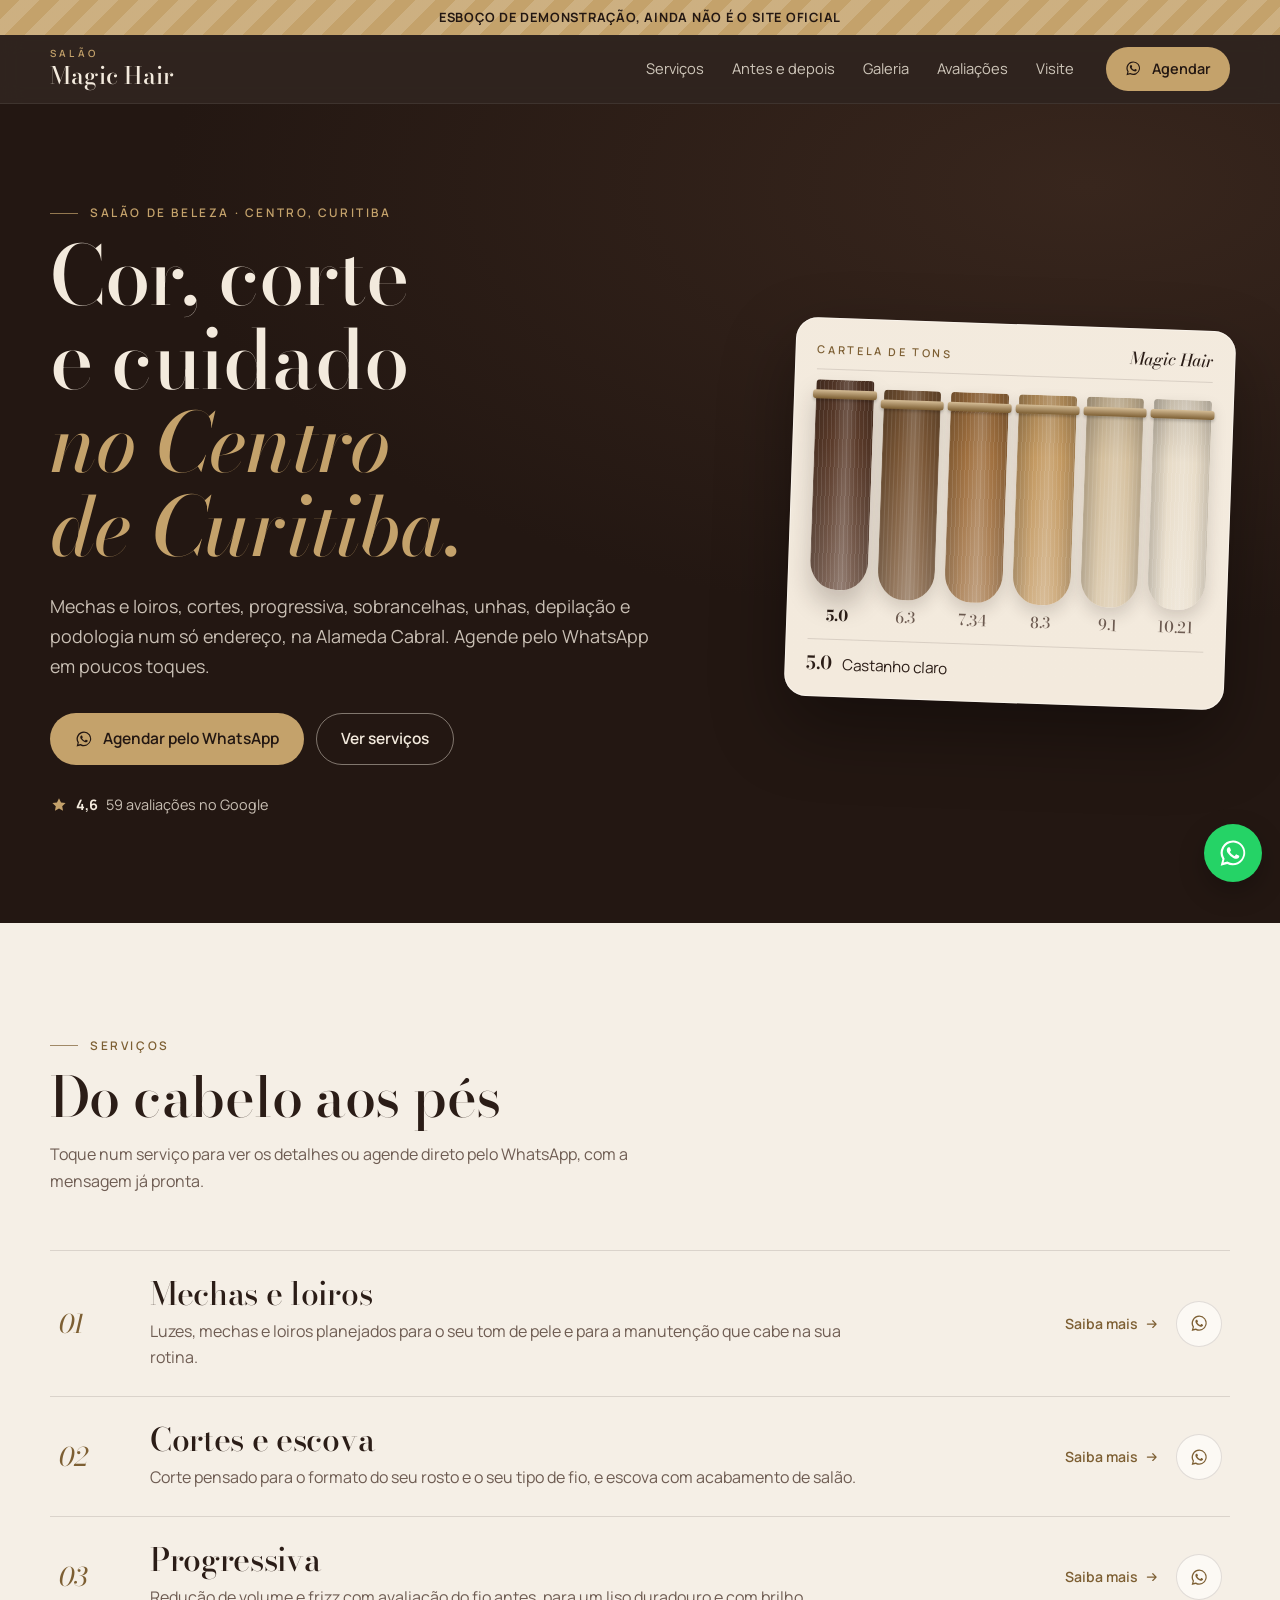
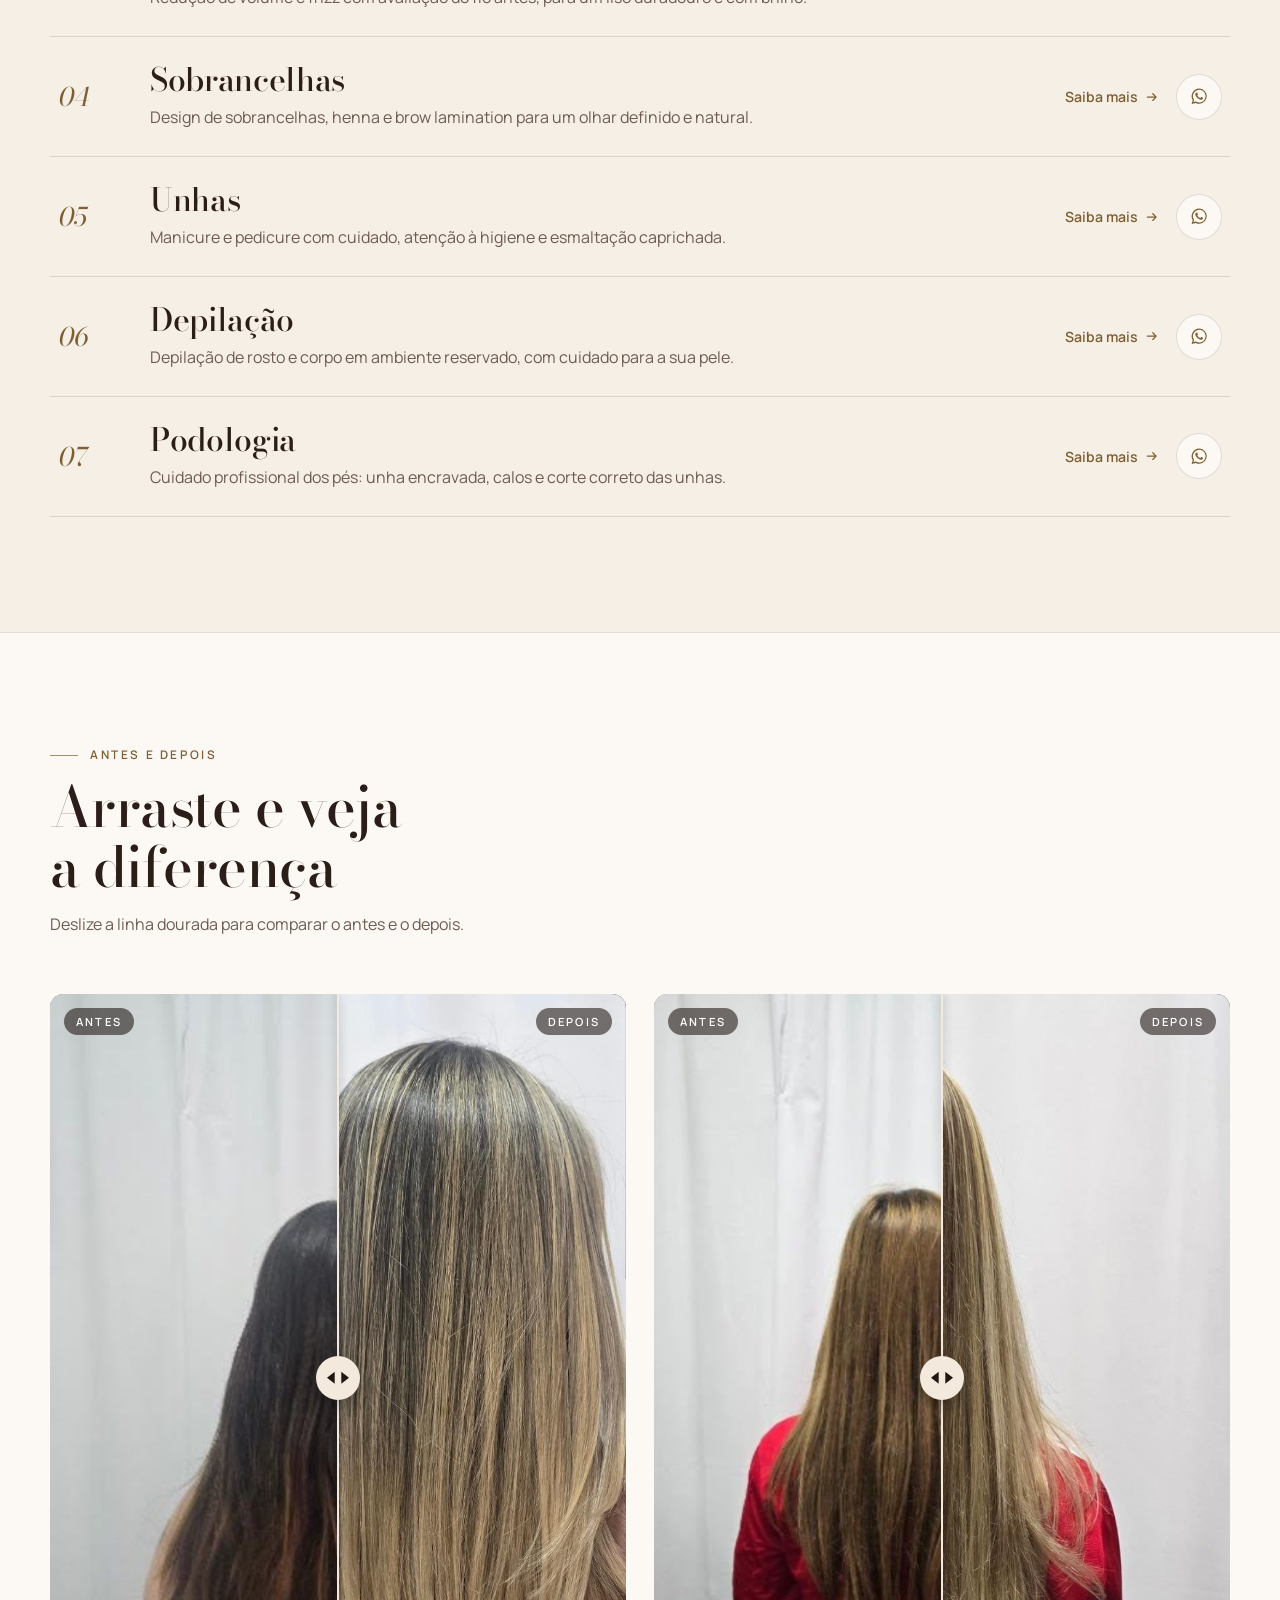
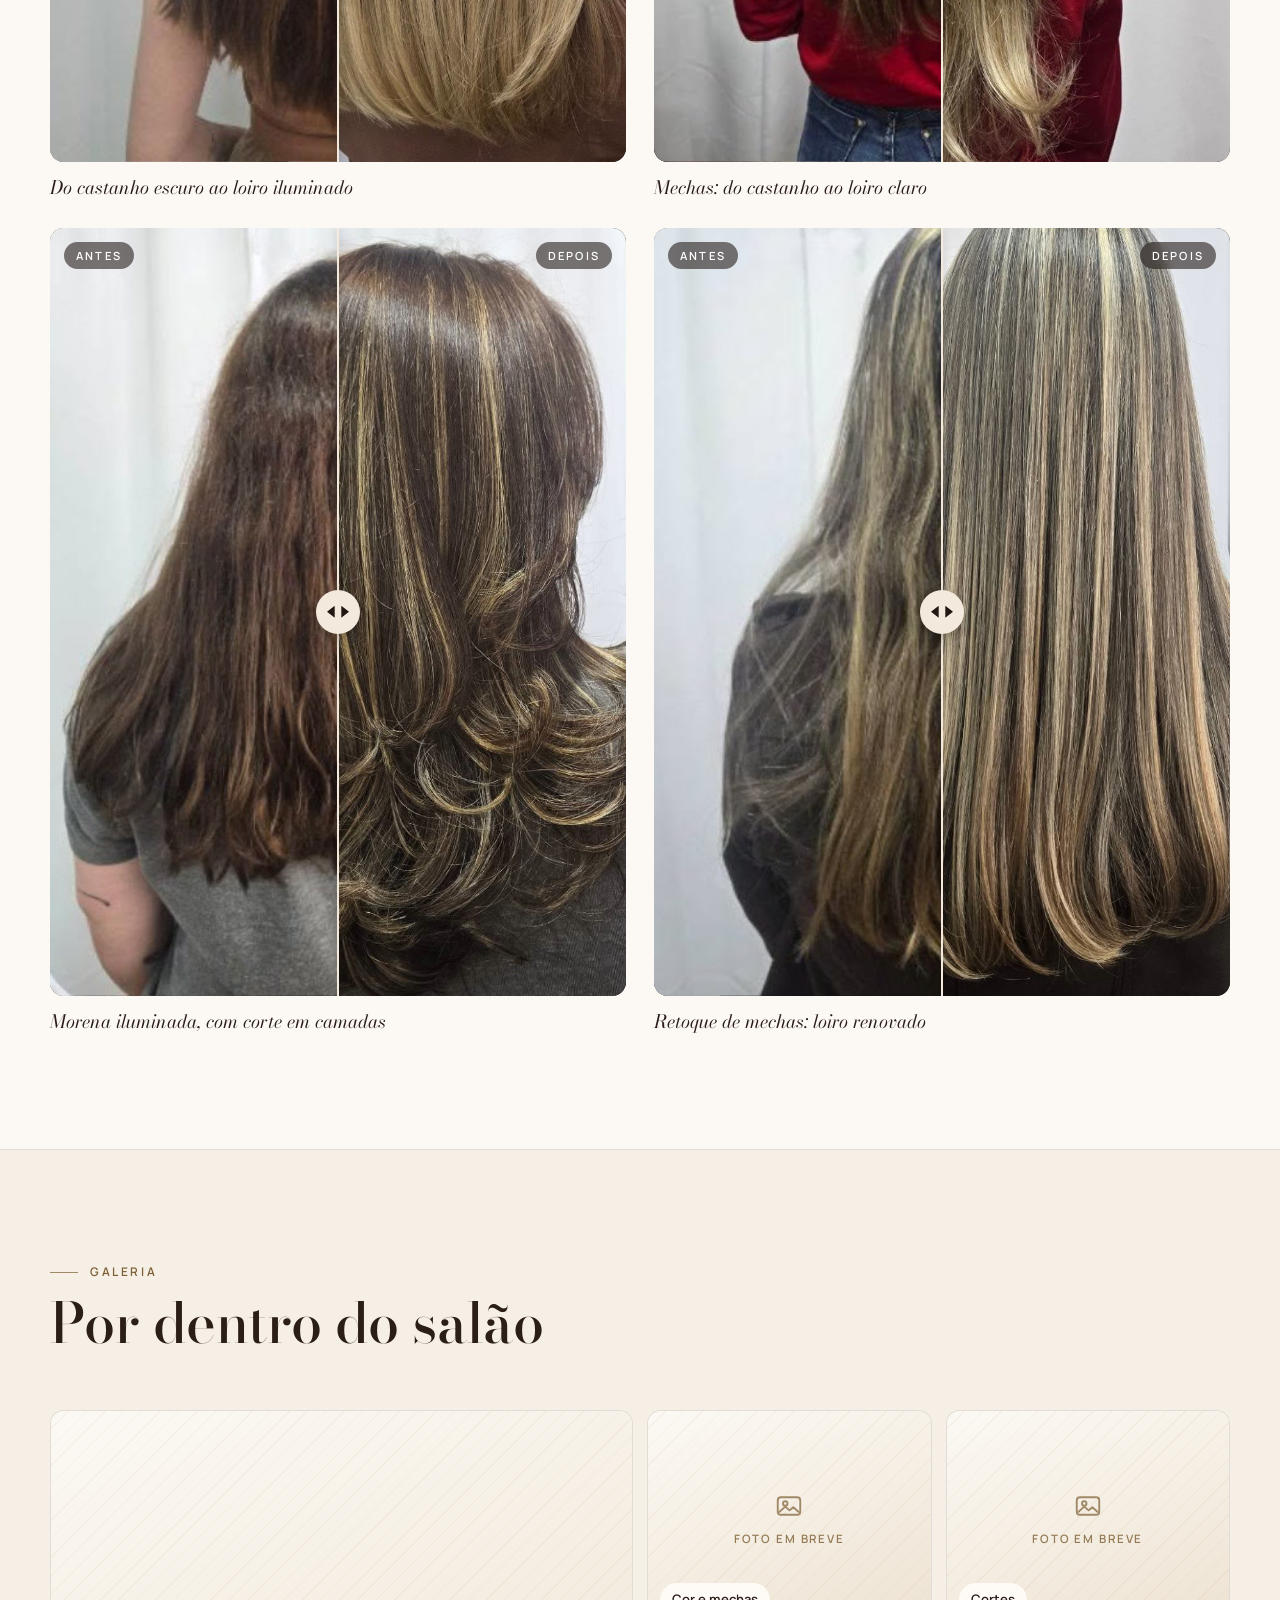
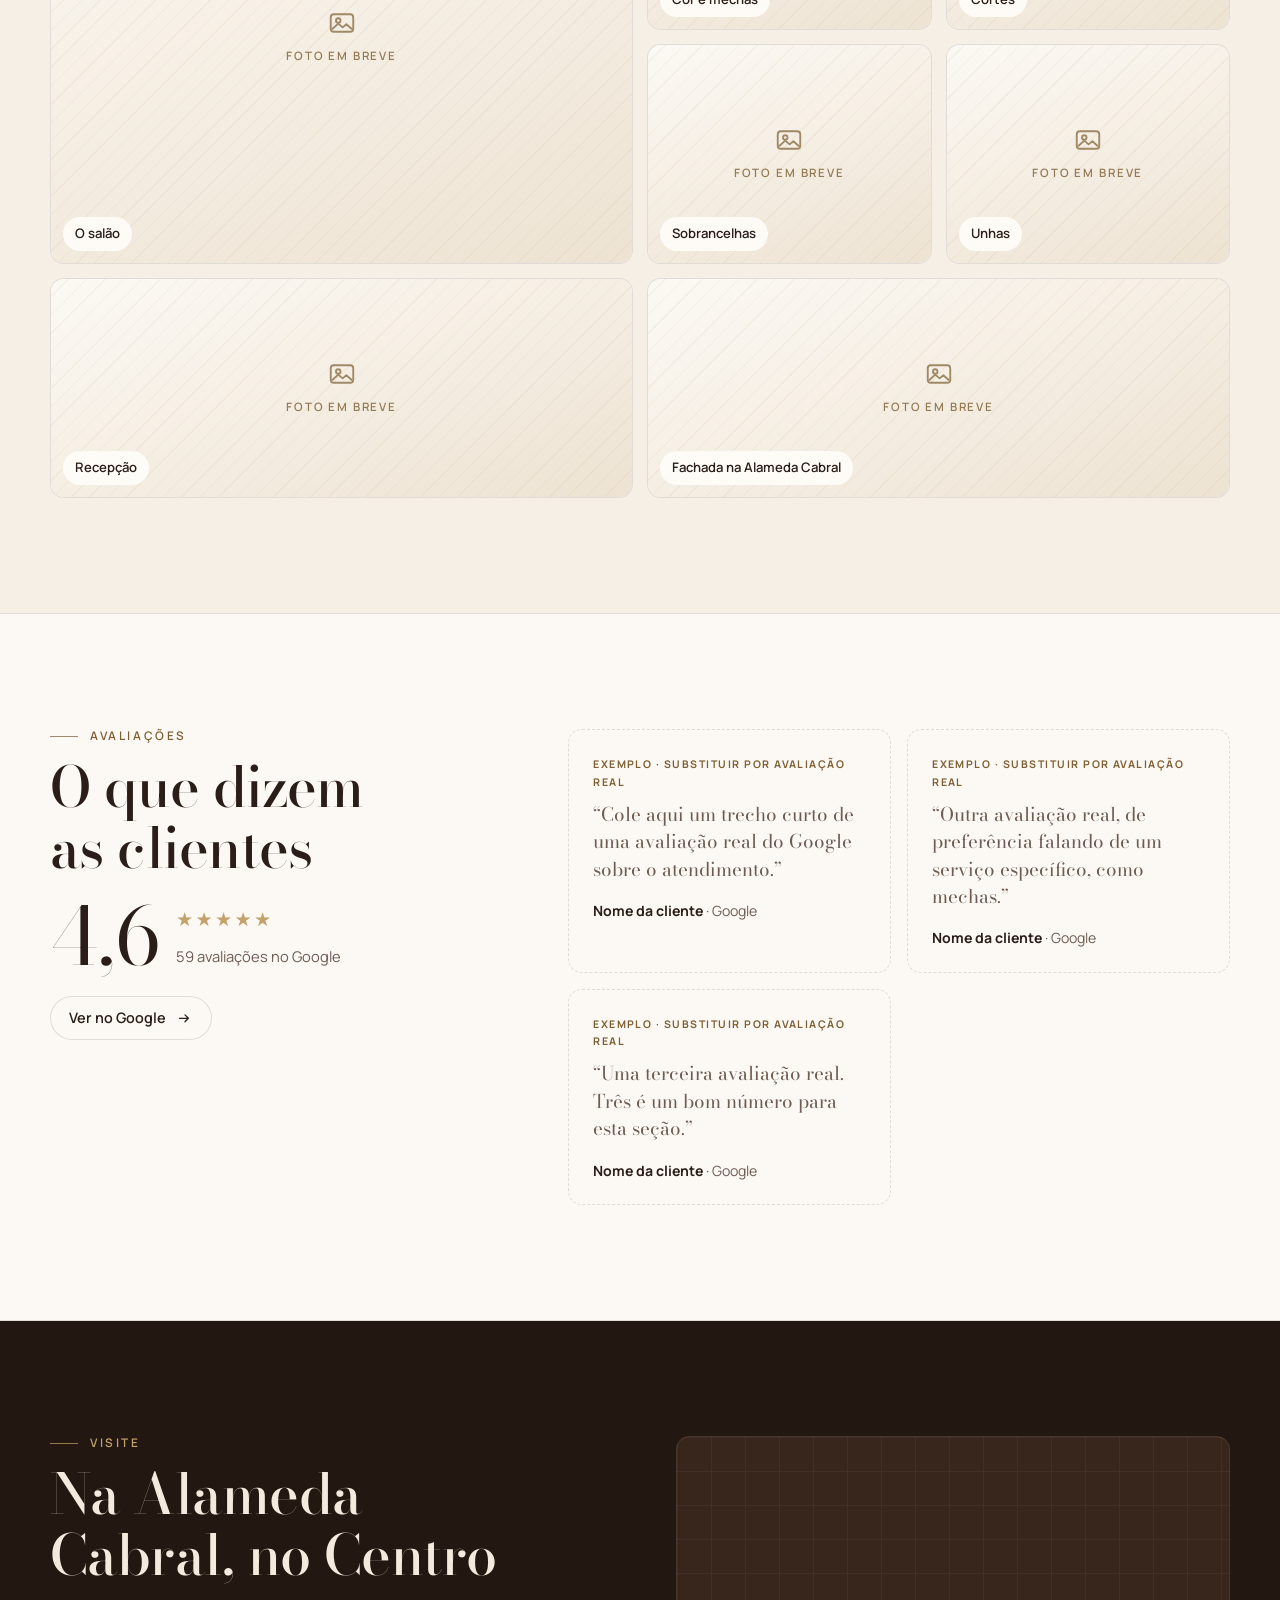
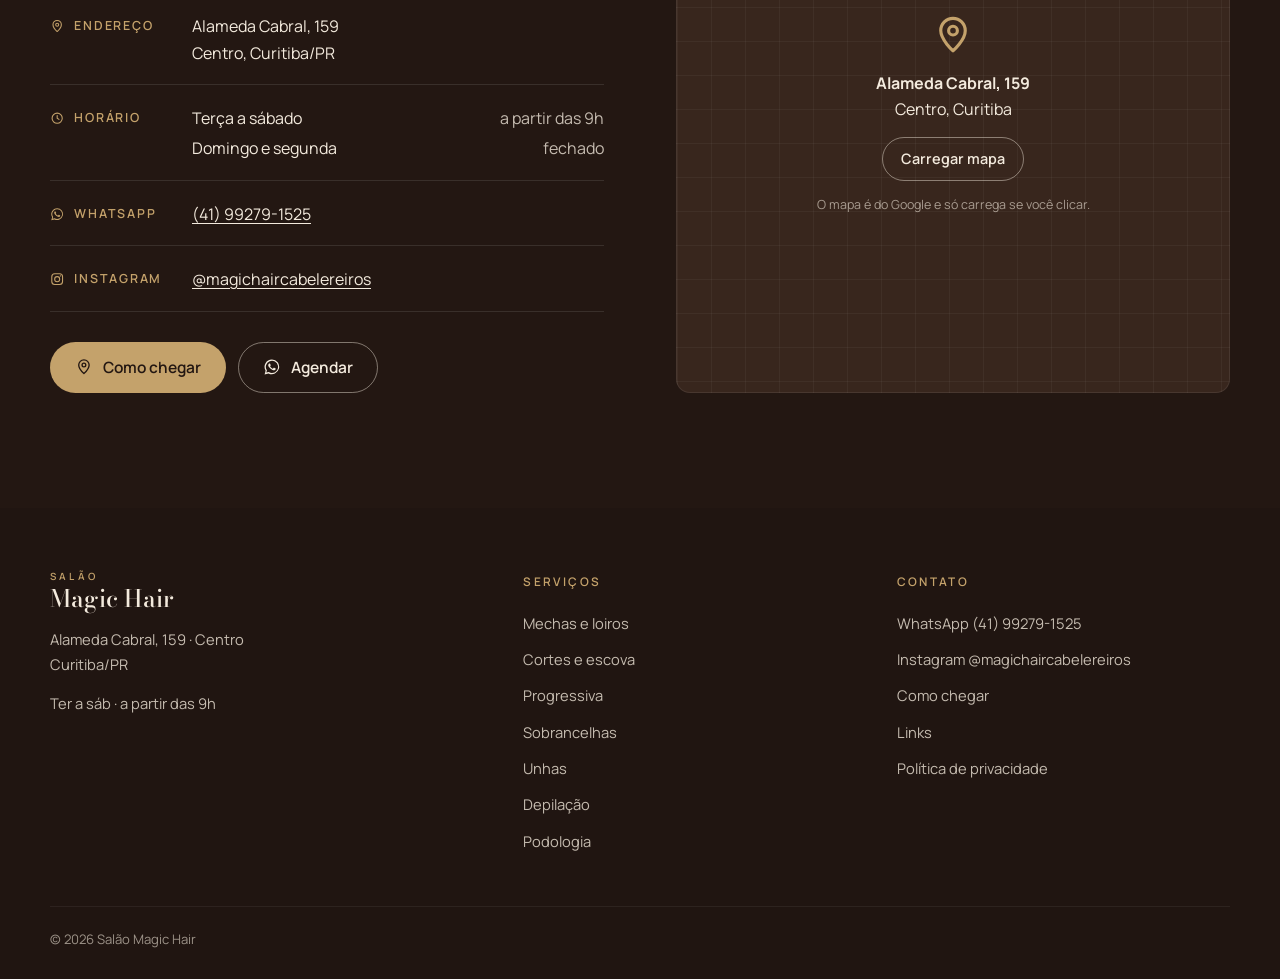
<file: index.html>
<!DOCTYPE html>
<html lang="pt-BR">
<head>
<meta charset="utf-8">
<meta name="viewport" content="width=device-width, initial-scale=1, viewport-fit=cover">
<title>Salão Magic Hair · Salão de beleza no Centro de Curitiba</title>
<meta name="description" content="Salão de beleza na Alameda Cabral, Centro de Curitiba: mechas e loiros, cortes e escova, progressiva, sobrancelhas, unhas, depilação e podologia. Agende pelo WhatsApp.">
<meta name="robots" content="noindex, nofollow">
<link rel="canonical" href="https://rodolfoabenito-pixel.github.io/magic-hair/">
<meta name="theme-color" content="#231712">
<meta property="og:type" content="website">
<meta property="og:locale" content="pt_BR">
<meta property="og:site_name" content="Salão Magic Hair">
<meta property="og:title" content="Salão Magic Hair · Salão de beleza no Centro de Curitiba">
<meta property="og:description" content="Salão de beleza na Alameda Cabral, Centro de Curitiba: mechas e loiros, cortes e escova, progressiva, sobrancelhas, unhas, depilação e podologia. Agende pelo WhatsApp.">
<meta property="og:url" content="https://rodolfoabenito-pixel.github.io/magic-hair/">
<meta property="og:image" content="https://rodolfoabenito-pixel.github.io/magic-hair/og-image.jpg">
<meta property="og:image:width" content="1200">
<meta property="og:image:height" content="630">
<meta name="twitter:card" content="summary_large_image">
<link rel="icon" href="favicon.png">
<link rel="apple-touch-icon" href="icon-180.png">
<link rel="preconnect" href="https://fonts.googleapis.com">
<link rel="preconnect" href="https://fonts.gstatic.com" crossorigin>
<link rel="stylesheet" href="https://fonts.googleapis.com/css2?family=Bodoni+Moda:ital,opsz,wght@0,6..96,400..700;1,6..96,400..700&amp;family=Manrope:wght@400;500;600;700&amp;display=swap">
<link rel="stylesheet" href="assets/site.css?v=747697f4">
<style>:root{--fundo:#F5EFE6;--superficie:#FCF9F4;--texto:#2B1D17;--suave:#6E5C52;--escuro:#231712;--escuro-2:#38261D;--claro-sobre-escuro:#F3EADD;--destaque:#C4A26B;--destaque-texto:#7D5F33;--linha:rgba(43,29,23,.13);--fonte-titulo:"Bodoni Moda",Georgia,serif;--fonte-texto:"Manrope",system-ui,sans-serif}</style>
<script type="application/ld+json">{"@context":"https://schema.org","@type":"HairSalon","name":"Salão Magic Hair","description":"Salão de beleza na Alameda Cabral, Centro de Curitiba: mechas e loiros, cortes e escova, progressiva, sobrancelhas, unhas, depilação e podologia. Agende pelo WhatsApp.","telephone":"+5541992791525","address":{"@type":"PostalAddress","streetAddress":"Alameda Cabral, 159 - Centro","addressLocality":"Curitiba","addressRegion":"PR","addressCountry":"BR"},"@id":"https://rodolfoabenito-pixel.github.io/magic-hair/#negocio","url":"https://rodolfoabenito-pixel.github.io/magic-hair/","image":"https://rodolfoabenito-pixel.github.io/magic-hair/og-image.jpg","hasMap":"https://www.google.com/maps/search/?api=1&query=Sal%C3%A3o%20Magic%20Hair%2C%20Alameda%20Cabral%2C%20159%2C%20Curitiba","sameAs":["https://www.instagram.com/magichaircabelereiros/"],"aggregateRating":{"@type":"AggregateRating","ratingValue":4.6,"reviewCount":59,"bestRating":5,"worstRating":1}}</script>
</head>
<body class="">
<a class="pular" href="#conteudo">Pular para o conteúdo</a>
<div class="faixa-demo" role="note">Esboço de demonstração, ainda não é o site oficial</div>
<header class="topo">
  <div class="wrap topo-in">
    <a class="marca" href="./" aria-label="Salão Magic Hair, página inicial"><span class="marca-pre">Salão</span><span class="marca-nome">Magic Hair</span></a>
    <nav class="nav" aria-label="Principal">
      <button class="nav-botao" type="button" aria-expanded="false" aria-controls="nav-lista"><svg viewBox="0 0 24 24" aria-hidden="true" class="ic"><path d="M4 7h16M4 12h16M4 17h16" stroke="currentColor" stroke-width="1.8" stroke-linecap="round"/></svg><span>Menu</span></button>
      <ul id="nav-lista"><li><a href="#servicos">Serviços</a></li><li><a href="#antes-depois">Antes e depois</a></li><li><a href="#galeria">Galeria</a></li><li><a href="#avaliacoes">Avaliações</a></li><li><a href="#visite">Visite</a></li></ul>
    </nav>
    <a class="botao botao-ouro botao-p topo-cta" href="https://wa.me/5541992791525?text=Ol%C3%A1!%20Vi%20o%20site%20do%20Sal%C3%A3o%20Magic%20Hair%20e%20gostaria%20de%20agendar%20um%20hor%C3%A1rio." target="_blank" rel="noopener"><svg viewBox="0 0 24 24" aria-hidden="true" class="ic"><path fill="currentColor" d="M12.04 2a9.9 9.9 0 0 0-8.5 15l-1.4 5.1 5.24-1.37A9.9 9.9 0 1 0 12.04 2Zm0 18.1a8.2 8.2 0 0 1-4.18-1.15l-.3-.18-3.1.82.83-3.03-.2-.31a8.22 8.22 0 1 1 6.95 3.85Zm4.5-6.15c-.25-.12-1.46-.72-1.69-.8-.23-.08-.39-.12-.56.12-.16.25-.64.8-.78.97-.15.16-.29.18-.54.06a6.7 6.7 0 0 1-3.34-2.92c-.25-.43.25-.4.72-1.34.08-.16.04-.3-.02-.43-.06-.12-.56-1.34-.76-1.84-.2-.48-.4-.41-.56-.42h-.47a.9.9 0 0 0-.66.31 2.76 2.76 0 0 0-.86 2.06 4.8 4.8 0 0 0 1 2.55 11 11 0 0 0 4.2 3.7c1.56.68 2.18.73 2.96.62.48-.07 1.46-.6 1.67-1.18.2-.58.2-1.08.14-1.18-.06-.1-.22-.17-.47-.29Z"/></svg><span>Agendar</span></a>
  </div>
</header>
<main id="conteudo">
<section class="hero" aria-labelledby="hero-titulo">
  <div class="wrap hero-in">
    <div class="hero-texto">
      <p class="sobretitulo">Salão de beleza · Centro, Curitiba</p>
      <h1 id="hero-titulo">Cor, corte e cuidado <em>no Centro de Curitiba.</em></h1>
      <p class="hero-lead">Mechas e loiros, cortes, progressiva, sobrancelhas, unhas, depilação e podologia num só endereço, na Alameda Cabral. Agende pelo WhatsApp em poucos toques.</p>
      <div class="acoes">
        <a class="botao botao-ouro" href="https://wa.me/5541992791525?text=Ol%C3%A1!%20Vi%20o%20site%20do%20Sal%C3%A3o%20Magic%20Hair%20e%20gostaria%20de%20agendar%20um%20hor%C3%A1rio." target="_blank" rel="noopener"><svg viewBox="0 0 24 24" aria-hidden="true" class="ic"><path fill="currentColor" d="M12.04 2a9.9 9.9 0 0 0-8.5 15l-1.4 5.1 5.24-1.37A9.9 9.9 0 1 0 12.04 2Zm0 18.1a8.2 8.2 0 0 1-4.18-1.15l-.3-.18-3.1.82.83-3.03-.2-.31a8.22 8.22 0 1 1 6.95 3.85Zm4.5-6.15c-.25-.12-1.46-.72-1.69-.8-.23-.08-.39-.12-.56.12-.16.25-.64.8-.78.97-.15.16-.29.18-.54.06a6.7 6.7 0 0 1-3.34-2.92c-.25-.43.25-.4.72-1.34.08-.16.04-.3-.02-.43-.06-.12-.56-1.34-.76-1.84-.2-.48-.4-.41-.56-.42h-.47a.9.9 0 0 0-.66.31 2.76 2.76 0 0 0-.86 2.06 4.8 4.8 0 0 0 1 2.55 11 11 0 0 0 4.2 3.7c1.56.68 2.18.73 2.96.62.48-.07 1.46-.6 1.67-1.18.2-.58.2-1.08.14-1.18-.06-.1-.22-.17-.47-.29Z"/></svg><span>Agendar pelo WhatsApp</span></a>
        <a class="botao botao-linha" href="#servicos"><span>Ver serviços</span></a>
      </div>
      <a class="selo-google selo-escuro" href="https://www.google.com/maps/search/?api=1&amp;query=Sal%C3%A3o%20Magic%20Hair%2C%20Alameda%20Cabral%2C%20159%2C%20Curitiba" target="_blank" rel="noopener" aria-label="Nota 4,6 de 5, 59 avaliações no Google"><svg viewBox="0 0 24 24" aria-hidden="true" class="ic"><path fill="currentColor" d="m12 3 2.7 5.6 6.1.8-4.5 4.2 1.1 6.1L12 16.8l-5.4 2.9 1.1-6.1-4.5-4.2 6.1-.8L12 3Z"/></svg><b>4,6</b><span>59 avaliações no Google</span></a>
    </div>
    <figure class="cartela" aria-labelledby="cartela-titulo">
  <div class="cartela-cab">
    <span id="cartela-titulo" class="cartela-titulo">Cartela de tons</span>
    <span class="cartela-marca">Magic Hair</span>
  </div>
  <div class="cartela-mechas" role="radiogroup" aria-label="Tons da cartela">
    <button type="button" class="mecha" role="radio" aria-checked="true" tabindex="0" style="--c:#5B3B2A" data-codigo="5.0" data-nome="Castanho claro" aria-label="5.0 Castanho claro"><span class="mecha-fio"></span><span class="mecha-cod">5.0</span></button><button type="button" class="mecha" role="radio" aria-checked="false" tabindex="-1" style="--c:#7A5635" data-codigo="6.3" data-nome="Louro escuro dourado" aria-label="6.3 Louro escuro dourado"><span class="mecha-fio"></span><span class="mecha-cod">6.3</span></button><button type="button" class="mecha" role="radio" aria-checked="false" tabindex="-1" style="--c:#A0703F" data-codigo="7.34" data-nome="Mel acobreado" aria-label="7.34 Mel acobreado"><span class="mecha-fio"></span><span class="mecha-cod">7.34</span></button><button type="button" class="mecha" role="radio" aria-checked="false" tabindex="-1" style="--c:#C49A62" data-codigo="8.3" data-nome="Louro claro dourado" aria-label="8.3 Louro claro dourado"><span class="mecha-fio"></span><span class="mecha-cod">8.3</span></button><button type="button" class="mecha" role="radio" aria-checked="false" tabindex="-1" style="--c:#D5C09E" data-codigo="9.1" data-nome="Louro muito claro cinza" aria-label="9.1 Louro muito claro cinza"><span class="mecha-fio"></span><span class="mecha-cod">9.1</span></button><button type="button" class="mecha" role="radio" aria-checked="false" tabindex="-1" style="--c:#E8DCC8" data-codigo="10.21" data-nome="Louro claríssimo pérola" aria-label="10.21 Louro claríssimo pérola"><span class="mecha-fio"></span><span class="mecha-cod">10.21</span></button>
  </div>
  <figcaption class="cartela-leg" aria-live="polite"><b>5.0</b> <span>Castanho claro</span></figcaption>
</figure>
  </div>
</section>
<section id="servicos" class="secao" aria-labelledby="servicos-titulo">
  <div class="wrap">
    <div class="secao-cab">
      <p class="sobretitulo">Serviços</p>
      <h2 id="servicos-titulo">Do cabelo aos pés</h2>
      <p>Toque num serviço para ver os detalhes ou agende direto pelo WhatsApp, com a mensagem já pronta.</p>
    </div>
    <ol class="servicos">
      <li class="servico">
        <span class="servico-num" aria-hidden="true">01</span>
        <div class="servico-txt">
          <h3><a class="esticado" href="servicos/mechas-e-loiros/">Mechas e loiros</a></h3>
          <p>Luzes, mechas e loiros planejados para o seu tom de pele e para a manutenção que cabe na sua rotina.</p>
        </div>
        <div class="servico-acoes">
          <span class="servico-mais" aria-hidden="true">Saiba mais <svg viewBox="0 0 24 24" aria-hidden="true" class="ic"><path d="M5 12h13m-5-5 5 5-5 5" fill="none" stroke="currentColor" stroke-width="1.8" stroke-linecap="round" stroke-linejoin="round"/></svg></span>
          <a class="botao-icone" href="https://wa.me/5541992791525?text=Ol%C3%A1!%20Vi%20o%20site%20do%20Magic%20Hair%20e%20quero%20agendar%20uma%20avalia%C3%A7%C3%A3o%20para%20mechas%20ou%20loiro." target="_blank" rel="noopener" aria-label="Agendar Mechas e loiros pelo WhatsApp"><svg viewBox="0 0 24 24" aria-hidden="true" class="ic"><path fill="currentColor" d="M12.04 2a9.9 9.9 0 0 0-8.5 15l-1.4 5.1 5.24-1.37A9.9 9.9 0 1 0 12.04 2Zm0 18.1a8.2 8.2 0 0 1-4.18-1.15l-.3-.18-3.1.82.83-3.03-.2-.31a8.22 8.22 0 1 1 6.95 3.85Zm4.5-6.15c-.25-.12-1.46-.72-1.69-.8-.23-.08-.39-.12-.56.12-.16.25-.64.8-.78.97-.15.16-.29.18-.54.06a6.7 6.7 0 0 1-3.34-2.92c-.25-.43.25-.4.72-1.34.08-.16.04-.3-.02-.43-.06-.12-.56-1.34-.76-1.84-.2-.48-.4-.41-.56-.42h-.47a.9.9 0 0 0-.66.31 2.76 2.76 0 0 0-.86 2.06 4.8 4.8 0 0 0 1 2.55 11 11 0 0 0 4.2 3.7c1.56.68 2.18.73 2.96.62.48-.07 1.46-.6 1.67-1.18.2-.58.2-1.08.14-1.18-.06-.1-.22-.17-.47-.29Z"/></svg></a>
        </div>
      </li>
      <li class="servico">
        <span class="servico-num" aria-hidden="true">02</span>
        <div class="servico-txt">
          <h3><a class="esticado" href="servicos/cortes-e-escova/">Cortes e escova</a></h3>
          <p>Corte pensado para o formato do seu rosto e o seu tipo de fio, e escova com acabamento de salão.</p>
        </div>
        <div class="servico-acoes">
          <span class="servico-mais" aria-hidden="true">Saiba mais <svg viewBox="0 0 24 24" aria-hidden="true" class="ic"><path d="M5 12h13m-5-5 5 5-5 5" fill="none" stroke="currentColor" stroke-width="1.8" stroke-linecap="round" stroke-linejoin="round"/></svg></span>
          <a class="botao-icone" href="https://wa.me/5541992791525?text=Ol%C3%A1!%20Vi%20o%20site%20do%20Magic%20Hair%20e%20quero%20agendar%20corte%20e%20escova." target="_blank" rel="noopener" aria-label="Agendar Cortes e escova pelo WhatsApp"><svg viewBox="0 0 24 24" aria-hidden="true" class="ic"><path fill="currentColor" d="M12.04 2a9.9 9.9 0 0 0-8.5 15l-1.4 5.1 5.24-1.37A9.9 9.9 0 1 0 12.04 2Zm0 18.1a8.2 8.2 0 0 1-4.18-1.15l-.3-.18-3.1.82.83-3.03-.2-.31a8.22 8.22 0 1 1 6.95 3.85Zm4.5-6.15c-.25-.12-1.46-.72-1.69-.8-.23-.08-.39-.12-.56.12-.16.25-.64.8-.78.97-.15.16-.29.18-.54.06a6.7 6.7 0 0 1-3.34-2.92c-.25-.43.25-.4.72-1.34.08-.16.04-.3-.02-.43-.06-.12-.56-1.34-.76-1.84-.2-.48-.4-.41-.56-.42h-.47a.9.9 0 0 0-.66.31 2.76 2.76 0 0 0-.86 2.06 4.8 4.8 0 0 0 1 2.55 11 11 0 0 0 4.2 3.7c1.56.68 2.18.73 2.96.62.48-.07 1.46-.6 1.67-1.18.2-.58.2-1.08.14-1.18-.06-.1-.22-.17-.47-.29Z"/></svg></a>
        </div>
      </li>
      <li class="servico">
        <span class="servico-num" aria-hidden="true">03</span>
        <div class="servico-txt">
          <h3><a class="esticado" href="servicos/progressiva/">Progressiva</a></h3>
          <p>Redução de volume e frizz com avaliação do fio antes, para um liso duradouro e com brilho.</p>
        </div>
        <div class="servico-acoes">
          <span class="servico-mais" aria-hidden="true">Saiba mais <svg viewBox="0 0 24 24" aria-hidden="true" class="ic"><path d="M5 12h13m-5-5 5 5-5 5" fill="none" stroke="currentColor" stroke-width="1.8" stroke-linecap="round" stroke-linejoin="round"/></svg></span>
          <a class="botao-icone" href="https://wa.me/5541992791525?text=Ol%C3%A1!%20Vi%20o%20site%20do%20Magic%20Hair%20e%20quero%20agendar%20uma%20progressiva." target="_blank" rel="noopener" aria-label="Agendar Progressiva pelo WhatsApp"><svg viewBox="0 0 24 24" aria-hidden="true" class="ic"><path fill="currentColor" d="M12.04 2a9.9 9.9 0 0 0-8.5 15l-1.4 5.1 5.24-1.37A9.9 9.9 0 1 0 12.04 2Zm0 18.1a8.2 8.2 0 0 1-4.18-1.15l-.3-.18-3.1.82.83-3.03-.2-.31a8.22 8.22 0 1 1 6.95 3.85Zm4.5-6.15c-.25-.12-1.46-.72-1.69-.8-.23-.08-.39-.12-.56.12-.16.25-.64.8-.78.97-.15.16-.29.18-.54.06a6.7 6.7 0 0 1-3.34-2.92c-.25-.43.25-.4.72-1.34.08-.16.04-.3-.02-.43-.06-.12-.56-1.34-.76-1.84-.2-.48-.4-.41-.56-.42h-.47a.9.9 0 0 0-.66.31 2.76 2.76 0 0 0-.86 2.06 4.8 4.8 0 0 0 1 2.55 11 11 0 0 0 4.2 3.7c1.56.68 2.18.73 2.96.62.48-.07 1.46-.6 1.67-1.18.2-.58.2-1.08.14-1.18-.06-.1-.22-.17-.47-.29Z"/></svg></a>
        </div>
      </li>
      <li class="servico">
        <span class="servico-num" aria-hidden="true">04</span>
        <div class="servico-txt">
          <h3><a class="esticado" href="servicos/sobrancelhas/">Sobrancelhas</a></h3>
          <p>Design de sobrancelhas, henna e brow lamination para um olhar definido e natural.</p>
        </div>
        <div class="servico-acoes">
          <span class="servico-mais" aria-hidden="true">Saiba mais <svg viewBox="0 0 24 24" aria-hidden="true" class="ic"><path d="M5 12h13m-5-5 5 5-5 5" fill="none" stroke="currentColor" stroke-width="1.8" stroke-linecap="round" stroke-linejoin="round"/></svg></span>
          <a class="botao-icone" href="https://wa.me/5541992791525?text=Ol%C3%A1!%20Vi%20o%20site%20do%20Magic%20Hair%20e%20quero%20agendar%20sobrancelha%20(design%2C%20henna%20ou%20brow%20lamination)." target="_blank" rel="noopener" aria-label="Agendar Sobrancelhas pelo WhatsApp"><svg viewBox="0 0 24 24" aria-hidden="true" class="ic"><path fill="currentColor" d="M12.04 2a9.9 9.9 0 0 0-8.5 15l-1.4 5.1 5.24-1.37A9.9 9.9 0 1 0 12.04 2Zm0 18.1a8.2 8.2 0 0 1-4.18-1.15l-.3-.18-3.1.82.83-3.03-.2-.31a8.22 8.22 0 1 1 6.95 3.85Zm4.5-6.15c-.25-.12-1.46-.72-1.69-.8-.23-.08-.39-.12-.56.12-.16.25-.64.8-.78.97-.15.16-.29.18-.54.06a6.7 6.7 0 0 1-3.34-2.92c-.25-.43.25-.4.72-1.34.08-.16.04-.3-.02-.43-.06-.12-.56-1.34-.76-1.84-.2-.48-.4-.41-.56-.42h-.47a.9.9 0 0 0-.66.31 2.76 2.76 0 0 0-.86 2.06 4.8 4.8 0 0 0 1 2.55 11 11 0 0 0 4.2 3.7c1.56.68 2.18.73 2.96.62.48-.07 1.46-.6 1.67-1.18.2-.58.2-1.08.14-1.18-.06-.1-.22-.17-.47-.29Z"/></svg></a>
        </div>
      </li>
      <li class="servico">
        <span class="servico-num" aria-hidden="true">05</span>
        <div class="servico-txt">
          <h3><a class="esticado" href="servicos/unhas/">Unhas</a></h3>
          <p>Manicure e pedicure com cuidado, atenção à higiene e esmaltação caprichada.</p>
        </div>
        <div class="servico-acoes">
          <span class="servico-mais" aria-hidden="true">Saiba mais <svg viewBox="0 0 24 24" aria-hidden="true" class="ic"><path d="M5 12h13m-5-5 5 5-5 5" fill="none" stroke="currentColor" stroke-width="1.8" stroke-linecap="round" stroke-linejoin="round"/></svg></span>
          <a class="botao-icone" href="https://wa.me/5541992791525?text=Ol%C3%A1!%20Vi%20o%20site%20do%20Magic%20Hair%20e%20quero%20agendar%20manicure%20ou%20pedicure." target="_blank" rel="noopener" aria-label="Agendar Unhas pelo WhatsApp"><svg viewBox="0 0 24 24" aria-hidden="true" class="ic"><path fill="currentColor" d="M12.04 2a9.9 9.9 0 0 0-8.5 15l-1.4 5.1 5.24-1.37A9.9 9.9 0 1 0 12.04 2Zm0 18.1a8.2 8.2 0 0 1-4.18-1.15l-.3-.18-3.1.82.83-3.03-.2-.31a8.22 8.22 0 1 1 6.95 3.85Zm4.5-6.15c-.25-.12-1.46-.72-1.69-.8-.23-.08-.39-.12-.56.12-.16.25-.64.8-.78.97-.15.16-.29.18-.54.06a6.7 6.7 0 0 1-3.34-2.92c-.25-.43.25-.4.72-1.34.08-.16.04-.3-.02-.43-.06-.12-.56-1.34-.76-1.84-.2-.48-.4-.41-.56-.42h-.47a.9.9 0 0 0-.66.31 2.76 2.76 0 0 0-.86 2.06 4.8 4.8 0 0 0 1 2.55 11 11 0 0 0 4.2 3.7c1.56.68 2.18.73 2.96.62.48-.07 1.46-.6 1.67-1.18.2-.58.2-1.08.14-1.18-.06-.1-.22-.17-.47-.29Z"/></svg></a>
        </div>
      </li>
      <li class="servico">
        <span class="servico-num" aria-hidden="true">06</span>
        <div class="servico-txt">
          <h3><a class="esticado" href="servicos/depilacao/">Depilação</a></h3>
          <p>Depilação de rosto e corpo em ambiente reservado, com cuidado para a sua pele.</p>
        </div>
        <div class="servico-acoes">
          <span class="servico-mais" aria-hidden="true">Saiba mais <svg viewBox="0 0 24 24" aria-hidden="true" class="ic"><path d="M5 12h13m-5-5 5 5-5 5" fill="none" stroke="currentColor" stroke-width="1.8" stroke-linecap="round" stroke-linejoin="round"/></svg></span>
          <a class="botao-icone" href="https://wa.me/5541992791525?text=Ol%C3%A1!%20Vi%20o%20site%20do%20Magic%20Hair%20e%20quero%20agendar%20depila%C3%A7%C3%A3o." target="_blank" rel="noopener" aria-label="Agendar Depilação pelo WhatsApp"><svg viewBox="0 0 24 24" aria-hidden="true" class="ic"><path fill="currentColor" d="M12.04 2a9.9 9.9 0 0 0-8.5 15l-1.4 5.1 5.24-1.37A9.9 9.9 0 1 0 12.04 2Zm0 18.1a8.2 8.2 0 0 1-4.18-1.15l-.3-.18-3.1.82.83-3.03-.2-.31a8.22 8.22 0 1 1 6.95 3.85Zm4.5-6.15c-.25-.12-1.46-.72-1.69-.8-.23-.08-.39-.12-.56.12-.16.25-.64.8-.78.97-.15.16-.29.18-.54.06a6.7 6.7 0 0 1-3.34-2.92c-.25-.43.25-.4.72-1.34.08-.16.04-.3-.02-.43-.06-.12-.56-1.34-.76-1.84-.2-.48-.4-.41-.56-.42h-.47a.9.9 0 0 0-.66.31 2.76 2.76 0 0 0-.86 2.06 4.8 4.8 0 0 0 1 2.55 11 11 0 0 0 4.2 3.7c1.56.68 2.18.73 2.96.62.48-.07 1.46-.6 1.67-1.18.2-.58.2-1.08.14-1.18-.06-.1-.22-.17-.47-.29Z"/></svg></a>
        </div>
      </li>
      <li class="servico">
        <span class="servico-num" aria-hidden="true">07</span>
        <div class="servico-txt">
          <h3><a class="esticado" href="servicos/podologia/">Podologia</a></h3>
          <p>Cuidado profissional dos pés: unha encravada, calos e corte correto das unhas.</p>
        </div>
        <div class="servico-acoes">
          <span class="servico-mais" aria-hidden="true">Saiba mais <svg viewBox="0 0 24 24" aria-hidden="true" class="ic"><path d="M5 12h13m-5-5 5 5-5 5" fill="none" stroke="currentColor" stroke-width="1.8" stroke-linecap="round" stroke-linejoin="round"/></svg></span>
          <a class="botao-icone" href="https://wa.me/5541992791525?text=Ol%C3%A1!%20Vi%20o%20site%20do%20Magic%20Hair%20e%20quero%20agendar%20podologia." target="_blank" rel="noopener" aria-label="Agendar Podologia pelo WhatsApp"><svg viewBox="0 0 24 24" aria-hidden="true" class="ic"><path fill="currentColor" d="M12.04 2a9.9 9.9 0 0 0-8.5 15l-1.4 5.1 5.24-1.37A9.9 9.9 0 1 0 12.04 2Zm0 18.1a8.2 8.2 0 0 1-4.18-1.15l-.3-.18-3.1.82.83-3.03-.2-.31a8.22 8.22 0 1 1 6.95 3.85Zm4.5-6.15c-.25-.12-1.46-.72-1.69-.8-.23-.08-.39-.12-.56.12-.16.25-.64.8-.78.97-.15.16-.29.18-.54.06a6.7 6.7 0 0 1-3.34-2.92c-.25-.43.25-.4.72-1.34.08-.16.04-.3-.02-.43-.06-.12-.56-1.34-.76-1.84-.2-.48-.4-.41-.56-.42h-.47a.9.9 0 0 0-.66.31 2.76 2.76 0 0 0-.86 2.06 4.8 4.8 0 0 0 1 2.55 11 11 0 0 0 4.2 3.7c1.56.68 2.18.73 2.96.62.48-.07 1.46-.6 1.67-1.18.2-.58.2-1.08.14-1.18-.06-.1-.22-.17-.47-.29Z"/></svg></a>
        </div>
      </li>
    </ol>
  </div>
</section>
<section id="antes-depois" class="secao secao-alt" aria-labelledby="ad-titulo">
  <div class="wrap">
    <div class="secao-cab">
      <p class="sobretitulo">Antes e depois</p>
      <h2 id="ad-titulo">Arraste e veja a diferença</h2>
      <p>Deslize a linha dourada para comparar o antes e o depois.</p>
    </div>
    <div class="ad-grade">
      <figure class="ad" style="--pos:50%">
        <div class="ad-quadro">
          <div class="ad-depois"><img src="fotos/ad1-depois.jpg" alt="Depois: Do castanho escuro ao loiro iluminado" width="936" height="1248" loading="lazy" decoding="async" draggable="false"></div>
          <div class="ad-antes"><img src="fotos/ad1-antes.jpg" alt="Antes: Do castanho escuro ao loiro iluminado" width="456" height="608" loading="lazy" decoding="async" draggable="false"></div>
          <span class="ad-rotulo ad-rotulo-antes" aria-hidden="true">Antes</span>
          <span class="ad-rotulo ad-rotulo-depois" aria-hidden="true">Depois</span>
          <div class="ad-linha" role="slider" tabindex="0" aria-label="Comparar antes e depois: Do castanho escuro ao loiro iluminado" aria-valuemin="0" aria-valuemax="100" aria-valuenow="50" aria-valuetext="50% antes, 50% depois"><span class="ad-pega" aria-hidden="true"></span></div>
        </div>
        <figcaption>Do castanho escuro ao loiro iluminado</figcaption>
      </figure>
      <figure class="ad" style="--pos:50%">
        <div class="ad-quadro">
          <div class="ad-depois"><img src="fotos/ad2-depois.jpg" alt="Depois: Mechas: do castanho ao loiro claro" width="840" height="1120" loading="lazy" decoding="async" draggable="false"></div>
          <div class="ad-antes"><img src="fotos/ad2-antes.jpg" alt="Antes: Mechas: do castanho ao loiro claro" width="552" height="736" loading="lazy" decoding="async" draggable="false"></div>
          <span class="ad-rotulo ad-rotulo-antes" aria-hidden="true">Antes</span>
          <span class="ad-rotulo ad-rotulo-depois" aria-hidden="true">Depois</span>
          <div class="ad-linha" role="slider" tabindex="0" aria-label="Comparar antes e depois: Mechas: do castanho ao loiro claro" aria-valuemin="0" aria-valuemax="100" aria-valuenow="50" aria-valuetext="50% antes, 50% depois"><span class="ad-pega" aria-hidden="true"></span></div>
        </div>
        <figcaption>Mechas: do castanho ao loiro claro</figcaption>
      </figure>
      <figure class="ad" style="--pos:50%">
        <div class="ad-quadro">
          <div class="ad-depois"><img src="fotos/ad3-depois.jpg" alt="Depois: Morena iluminada, com corte em camadas" width="900" height="1200" loading="lazy" decoding="async" draggable="false"></div>
          <div class="ad-antes"><img src="fotos/ad3-antes.jpg" alt="Antes: Morena iluminada, com corte em camadas" width="500" height="666" loading="lazy" decoding="async" draggable="false"></div>
          <span class="ad-rotulo ad-rotulo-antes" aria-hidden="true">Antes</span>
          <span class="ad-rotulo ad-rotulo-depois" aria-hidden="true">Depois</span>
          <div class="ad-linha" role="slider" tabindex="0" aria-label="Comparar antes e depois: Morena iluminada, com corte em camadas" aria-valuemin="0" aria-valuemax="100" aria-valuenow="50" aria-valuetext="50% antes, 50% depois"><span class="ad-pega" aria-hidden="true"></span></div>
        </div>
        <figcaption>Morena iluminada, com corte em camadas</figcaption>
      </figure>
      <figure class="ad" style="--pos:50%">
        <div class="ad-quadro">
          <div class="ad-depois"><img src="fotos/ad4-depois.jpg" alt="Depois: Retoque de mechas: loiro renovado" width="944" height="1260" loading="lazy" decoding="async" draggable="false"></div>
          <div class="ad-antes"><img src="fotos/ad4-antes.jpg" alt="Antes: Retoque de mechas: loiro renovado" width="440" height="586" loading="lazy" decoding="async" draggable="false"></div>
          <span class="ad-rotulo ad-rotulo-antes" aria-hidden="true">Antes</span>
          <span class="ad-rotulo ad-rotulo-depois" aria-hidden="true">Depois</span>
          <div class="ad-linha" role="slider" tabindex="0" aria-label="Comparar antes e depois: Retoque de mechas: loiro renovado" aria-valuemin="0" aria-valuemax="100" aria-valuenow="50" aria-valuetext="50% antes, 50% depois"><span class="ad-pega" aria-hidden="true"></span></div>
        </div>
        <figcaption>Retoque de mechas: loiro renovado</figcaption>
      </figure>
    </div>
  </div>
</section>
<section id="galeria" class="secao" aria-labelledby="galeria-titulo">
  <div class="wrap">
    <div class="secao-cab">
      <p class="sobretitulo">Galeria</p>
      <h2 id="galeria-titulo">Por dentro do salão</h2>
    </div>
    <div class="galeria">
      <figure class="foto grande"><div class="foto-vazia"><svg viewBox="0 0 24 24" aria-hidden="true" class="ic"><rect x="3" y="5" width="18" height="14" rx="2.5" fill="none" stroke="currentColor" stroke-width="1.5"/><circle cx="9" cy="10" r="1.8" fill="none" stroke="currentColor" stroke-width="1.5"/><path d="m4 17 5-4.5 3.5 3 3-2.5L20 17" fill="none" stroke="currentColor" stroke-width="1.5" stroke-linejoin="round"/></svg><span>Foto em breve</span></div><figcaption>O salão</figcaption></figure>
      <figure class="foto"><div class="foto-vazia"><svg viewBox="0 0 24 24" aria-hidden="true" class="ic"><rect x="3" y="5" width="18" height="14" rx="2.5" fill="none" stroke="currentColor" stroke-width="1.5"/><circle cx="9" cy="10" r="1.8" fill="none" stroke="currentColor" stroke-width="1.5"/><path d="m4 17 5-4.5 3.5 3 3-2.5L20 17" fill="none" stroke="currentColor" stroke-width="1.5" stroke-linejoin="round"/></svg><span>Foto em breve</span></div><figcaption>Cor e mechas</figcaption></figure>
      <figure class="foto"><div class="foto-vazia"><svg viewBox="0 0 24 24" aria-hidden="true" class="ic"><rect x="3" y="5" width="18" height="14" rx="2.5" fill="none" stroke="currentColor" stroke-width="1.5"/><circle cx="9" cy="10" r="1.8" fill="none" stroke="currentColor" stroke-width="1.5"/><path d="m4 17 5-4.5 3.5 3 3-2.5L20 17" fill="none" stroke="currentColor" stroke-width="1.5" stroke-linejoin="round"/></svg><span>Foto em breve</span></div><figcaption>Cortes</figcaption></figure>
      <figure class="foto"><div class="foto-vazia"><svg viewBox="0 0 24 24" aria-hidden="true" class="ic"><rect x="3" y="5" width="18" height="14" rx="2.5" fill="none" stroke="currentColor" stroke-width="1.5"/><circle cx="9" cy="10" r="1.8" fill="none" stroke="currentColor" stroke-width="1.5"/><path d="m4 17 5-4.5 3.5 3 3-2.5L20 17" fill="none" stroke="currentColor" stroke-width="1.5" stroke-linejoin="round"/></svg><span>Foto em breve</span></div><figcaption>Sobrancelhas</figcaption></figure>
      <figure class="foto"><div class="foto-vazia"><svg viewBox="0 0 24 24" aria-hidden="true" class="ic"><rect x="3" y="5" width="18" height="14" rx="2.5" fill="none" stroke="currentColor" stroke-width="1.5"/><circle cx="9" cy="10" r="1.8" fill="none" stroke="currentColor" stroke-width="1.5"/><path d="m4 17 5-4.5 3.5 3 3-2.5L20 17" fill="none" stroke="currentColor" stroke-width="1.5" stroke-linejoin="round"/></svg><span>Foto em breve</span></div><figcaption>Unhas</figcaption></figure>
      <figure class="foto larga"><div class="foto-vazia"><svg viewBox="0 0 24 24" aria-hidden="true" class="ic"><rect x="3" y="5" width="18" height="14" rx="2.5" fill="none" stroke="currentColor" stroke-width="1.5"/><circle cx="9" cy="10" r="1.8" fill="none" stroke="currentColor" stroke-width="1.5"/><path d="m4 17 5-4.5 3.5 3 3-2.5L20 17" fill="none" stroke="currentColor" stroke-width="1.5" stroke-linejoin="round"/></svg><span>Foto em breve</span></div><figcaption>Recepção</figcaption></figure>
      <figure class="foto larga"><div class="foto-vazia"><svg viewBox="0 0 24 24" aria-hidden="true" class="ic"><rect x="3" y="5" width="18" height="14" rx="2.5" fill="none" stroke="currentColor" stroke-width="1.5"/><circle cx="9" cy="10" r="1.8" fill="none" stroke="currentColor" stroke-width="1.5"/><path d="m4 17 5-4.5 3.5 3 3-2.5L20 17" fill="none" stroke="currentColor" stroke-width="1.5" stroke-linejoin="round"/></svg><span>Foto em breve</span></div><figcaption>Fachada na Alameda Cabral</figcaption></figure>
    </div>
  </div>
</section>
<section id="avaliacoes" class="secao secao-alt" aria-labelledby="av-titulo">
  <div class="wrap av-in">
    <div class="av-resumo">
      <p class="sobretitulo">Avaliações</p>
      <h2 id="av-titulo">O que dizem as clientes</h2>
      <p class="av-nota"><span class="av-numero">4,6</span><span class="estrelas" aria-hidden="true">★★★★★<span class="estrelas-vazias"></span></span><span class="av-total">59 avaliações no Google</span></p>
      <a class="botao botao-linha-escura botao-p" href="https://www.google.com/maps/search/?api=1&amp;query=Sal%C3%A3o%20Magic%20Hair%2C%20Alameda%20Cabral%2C%20159%2C%20Curitiba" target="_blank" rel="noopener">Ver no Google <svg viewBox="0 0 24 24" aria-hidden="true" class="ic"><path d="M5 12h13m-5-5 5 5-5 5" fill="none" stroke="currentColor" stroke-width="1.8" stroke-linecap="round" stroke-linejoin="round"/></svg></a>
    </div>
    <div class="av-lista">
      <blockquote class="av av-exemplo">
        <span class="av-aviso">Exemplo · substituir por avaliação real</span>
        <p>“Cole aqui um trecho curto de uma avaliação real do Google sobre o atendimento.”</p>
        <footer><b>Nome da cliente</b> · Google</footer>
      </blockquote>
      <blockquote class="av av-exemplo">
        <span class="av-aviso">Exemplo · substituir por avaliação real</span>
        <p>“Outra avaliação real, de preferência falando de um serviço específico, como mechas.”</p>
        <footer><b>Nome da cliente</b> · Google</footer>
      </blockquote>
      <blockquote class="av av-exemplo">
        <span class="av-aviso">Exemplo · substituir por avaliação real</span>
        <p>“Uma terceira avaliação real. Três é um bom número para esta seção.”</p>
        <footer><b>Nome da cliente</b> · Google</footer>
      </blockquote>
    </div>
  </div>
</section>
<section id="visite" class="secao secao-escura" aria-labelledby="visite-titulo">
  <div class="wrap visite-in">
    <div class="visite-info">
      <p class="sobretitulo">Visite</p>
      <h2 id="visite-titulo">Na Alameda Cabral, no Centro</h2>
      <dl class="info">
        <div><dt><svg viewBox="0 0 24 24" aria-hidden="true" class="ic"><path d="M12 21s-7-6.2-7-11.5a7 7 0 0 1 14 0C19 14.8 12 21 12 21Z" fill="none" stroke="currentColor" stroke-width="1.8" stroke-linejoin="round"/><circle cx="12" cy="9.5" r="2.5" fill="none" stroke="currentColor" stroke-width="1.8"/></svg>Endereço</dt><dd>Alameda Cabral, 159<br>Centro, Curitiba/PR</dd></div>
        <div><dt><svg viewBox="0 0 24 24" aria-hidden="true" class="ic"><circle cx="12" cy="12" r="8.5" fill="none" stroke="currentColor" stroke-width="1.8"/><path d="M12 7.5V12l3 2" fill="none" stroke="currentColor" stroke-width="1.8" stroke-linecap="round"/></svg>Horário</dt><dd><ul class="horarios"><li><span>Terça a sábado</span><span>a partir das 9h</span></li><li><span>Domingo e segunda</span><span>fechado</span></li></ul></dd></div>
        <div><dt><svg viewBox="0 0 24 24" aria-hidden="true" class="ic"><path fill="currentColor" d="M12.04 2a9.9 9.9 0 0 0-8.5 15l-1.4 5.1 5.24-1.37A9.9 9.9 0 1 0 12.04 2Zm0 18.1a8.2 8.2 0 0 1-4.18-1.15l-.3-.18-3.1.82.83-3.03-.2-.31a8.22 8.22 0 1 1 6.95 3.85Zm4.5-6.15c-.25-.12-1.46-.72-1.69-.8-.23-.08-.39-.12-.56.12-.16.25-.64.8-.78.97-.15.16-.29.18-.54.06a6.7 6.7 0 0 1-3.34-2.92c-.25-.43.25-.4.72-1.34.08-.16.04-.3-.02-.43-.06-.12-.56-1.34-.76-1.84-.2-.48-.4-.41-.56-.42h-.47a.9.9 0 0 0-.66.31 2.76 2.76 0 0 0-.86 2.06 4.8 4.8 0 0 0 1 2.55 11 11 0 0 0 4.2 3.7c1.56.68 2.18.73 2.96.62.48-.07 1.46-.6 1.67-1.18.2-.58.2-1.08.14-1.18-.06-.1-.22-.17-.47-.29Z"/></svg>WhatsApp</dt><dd><a href="https://wa.me/5541992791525?text=Ol%C3%A1!%20Vi%20o%20site%20do%20Sal%C3%A3o%20Magic%20Hair%20e%20gostaria%20de%20agendar%20um%20hor%C3%A1rio." target="_blank" rel="noopener">(41) 99279-1525</a></dd></div>
        <div><dt><svg viewBox="0 0 24 24" aria-hidden="true" class="ic"><rect x="3" y="3" width="18" height="18" rx="5" fill="none" stroke="currentColor" stroke-width="1.8"/><circle cx="12" cy="12" r="4.2" fill="none" stroke="currentColor" stroke-width="1.8"/><circle cx="17.4" cy="6.6" r="1.1" fill="currentColor"/></svg>Instagram</dt><dd><a href="https://www.instagram.com/magichaircabelereiros/" target="_blank" rel="noopener">@magichaircabelereiros</a></dd></div>
      </dl>
      <div class="acoes">
        <a class="botao botao-ouro" href="https://www.google.com/maps/search/?api=1&amp;query=Sal%C3%A3o%20Magic%20Hair%2C%20Alameda%20Cabral%2C%20159%2C%20Curitiba" target="_blank" rel="noopener"><svg viewBox="0 0 24 24" aria-hidden="true" class="ic"><path d="M12 21s-7-6.2-7-11.5a7 7 0 0 1 14 0C19 14.8 12 21 12 21Z" fill="none" stroke="currentColor" stroke-width="1.8" stroke-linejoin="round"/><circle cx="12" cy="9.5" r="2.5" fill="none" stroke="currentColor" stroke-width="1.8"/></svg><span>Como chegar</span></a>
        <a class="botao botao-linha" href="https://wa.me/5541992791525?text=Ol%C3%A1!%20Vi%20o%20site%20do%20Sal%C3%A3o%20Magic%20Hair%20e%20gostaria%20de%20agendar%20um%20hor%C3%A1rio." target="_blank" rel="noopener"><svg viewBox="0 0 24 24" aria-hidden="true" class="ic"><path fill="currentColor" d="M12.04 2a9.9 9.9 0 0 0-8.5 15l-1.4 5.1 5.24-1.37A9.9 9.9 0 1 0 12.04 2Zm0 18.1a8.2 8.2 0 0 1-4.18-1.15l-.3-.18-3.1.82.83-3.03-.2-.31a8.22 8.22 0 1 1 6.95 3.85Zm4.5-6.15c-.25-.12-1.46-.72-1.69-.8-.23-.08-.39-.12-.56.12-.16.25-.64.8-.78.97-.15.16-.29.18-.54.06a6.7 6.7 0 0 1-3.34-2.92c-.25-.43.25-.4.72-1.34.08-.16.04-.3-.02-.43-.06-.12-.56-1.34-.76-1.84-.2-.48-.4-.41-.56-.42h-.47a.9.9 0 0 0-.66.31 2.76 2.76 0 0 0-.86 2.06 4.8 4.8 0 0 0 1 2.55 11 11 0 0 0 4.2 3.7c1.56.68 2.18.73 2.96.62.48-.07 1.46-.6 1.67-1.18.2-.58.2-1.08.14-1.18-.06-.1-.22-.17-.47-.29Z"/></svg><span>Agendar</span></a>
      </div>
    </div>
    <div class="mapa" data-src="https://www.google.com/maps?q=Sal%C3%A3o%20Magic%20Hair%2C%20Alameda%20Cabral%2C%20159%2C%20Centro%2C%20Curitiba%20-%20PR&amp;output=embed">
      <div class="mapa-capa">
        <svg viewBox="0 0 24 24" aria-hidden="true" class="ic"><path d="M12 21s-7-6.2-7-11.5a7 7 0 0 1 14 0C19 14.8 12 21 12 21Z" fill="none" stroke="currentColor" stroke-width="1.8" stroke-linejoin="round"/><circle cx="12" cy="9.5" r="2.5" fill="none" stroke="currentColor" stroke-width="1.8"/></svg>
        <p><b>Alameda Cabral, 159</b><br>Centro, Curitiba</p>
        <button type="button" class="botao botao-linha botao-p mapa-carregar">Carregar mapa</button>
        <small>O mapa é do Google e só carrega se você clicar.</small>
      </div>
    </div>
  </div>
</section>
</main>
<footer class="rodape">
  <div class="wrap rodape-in">
    <div>
      <p class="rodape-marca"><span class="marca-pre">Salão</span><span class="marca-nome">Magic Hair</span></p>
      <p>Alameda Cabral, 159 · Centro<br>Curitiba/PR</p>
      <p>Ter a sáb · a partir das 9h</p>
    </div>
    <div>
      <p class="rodape-titulo">Serviços</p>
      <ul class="rodape-lista"><li><a href="servicos/mechas-e-loiros/">Mechas e loiros</a></li><li><a href="servicos/cortes-e-escova/">Cortes e escova</a></li><li><a href="servicos/progressiva/">Progressiva</a></li><li><a href="servicos/sobrancelhas/">Sobrancelhas</a></li><li><a href="servicos/unhas/">Unhas</a></li><li><a href="servicos/depilacao/">Depilação</a></li><li><a href="servicos/podologia/">Podologia</a></li></ul>
    </div>
    <div>
      <p class="rodape-titulo">Contato</p>
      <ul class="rodape-lista">
        <li><a href="https://wa.me/5541992791525?text=Ol%C3%A1!%20Vi%20o%20site%20do%20Sal%C3%A3o%20Magic%20Hair%20e%20gostaria%20de%20agendar%20um%20hor%C3%A1rio." target="_blank" rel="noopener">WhatsApp (41) 99279-1525</a></li>
        <li><a href="https://www.instagram.com/magichaircabelereiros/" target="_blank" rel="noopener">Instagram @magichaircabelereiros</a></li>
        <li><a href="https://www.google.com/maps/search/?api=1&amp;query=Sal%C3%A3o%20Magic%20Hair%2C%20Alameda%20Cabral%2C%20159%2C%20Curitiba" target="_blank" rel="noopener">Como chegar</a></li>
        <li><a href="links/">Links</a></li>
        <li><a href="privacidade/">Política de privacidade</a></li>
      </ul>
    </div>
  </div>
  <div class="wrap rodape-base">
    <p>© 2026 Salão Magic Hair</p>
    
  </div>
</footer>
<a class="wa-flutuante" href="https://wa.me/5541992791525?text=Ol%C3%A1!%20Vi%20o%20site%20do%20Sal%C3%A3o%20Magic%20Hair%20e%20gostaria%20de%20agendar%20um%20hor%C3%A1rio." target="_blank" rel="noopener" aria-label="Agendar pelo WhatsApp"><svg viewBox="0 0 24 24" aria-hidden="true" class="ic"><path fill="currentColor" d="M12.04 2a9.9 9.9 0 0 0-8.5 15l-1.4 5.1 5.24-1.37A9.9 9.9 0 1 0 12.04 2Zm0 18.1a8.2 8.2 0 0 1-4.18-1.15l-.3-.18-3.1.82.83-3.03-.2-.31a8.22 8.22 0 1 1 6.95 3.85Zm4.5-6.15c-.25-.12-1.46-.72-1.69-.8-.23-.08-.39-.12-.56.12-.16.25-.64.8-.78.97-.15.16-.29.18-.54.06a6.7 6.7 0 0 1-3.34-2.92c-.25-.43.25-.4.72-1.34.08-.16.04-.3-.02-.43-.06-.12-.56-1.34-.76-1.84-.2-.48-.4-.41-.56-.42h-.47a.9.9 0 0 0-.66.31 2.76 2.76 0 0 0-.86 2.06 4.8 4.8 0 0 0 1 2.55 11 11 0 0 0 4.2 3.7c1.56.68 2.18.73 2.96.62.48-.07 1.46-.6 1.67-1.18.2-.58.2-1.08.14-1.18-.06-.1-.22-.17-.47-.29Z"/></svg></a>
<script src="assets/site.js?v=747697f4" defer></script>
</body>
</html>
</file>
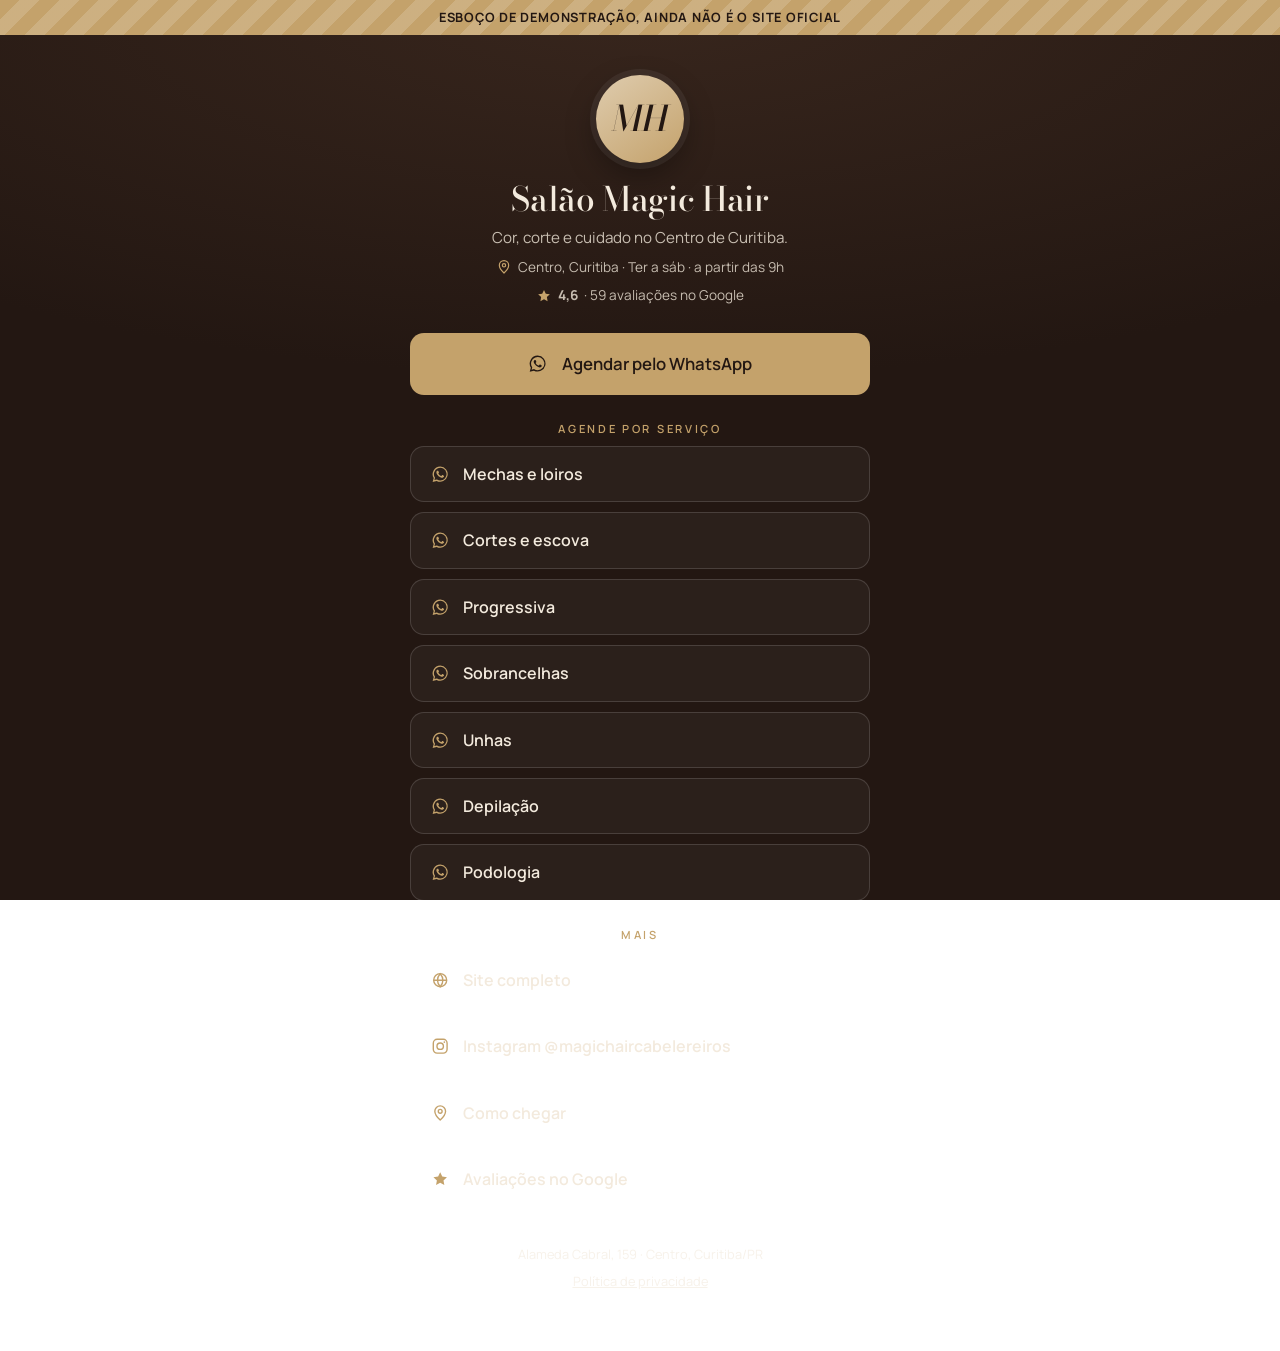
<file: links/index.html>
<!DOCTYPE html>
<html lang="pt-BR">
<head>
<meta charset="utf-8">
<meta name="viewport" content="width=device-width, initial-scale=1, viewport-fit=cover">
<title>Salão Magic Hair · links</title>
<meta name="description" content="Agende no Salão Magic Hair pelo WhatsApp, veja o Instagram e como chegar. Alameda Cabral, 159, Centro, Curitiba.">
<meta name="robots" content="noindex, nofollow">
<link rel="canonical" href="https://rodolfoabenito-pixel.github.io/magic-hair/links/">
<meta name="theme-color" content="#231712">
<meta property="og:type" content="website">
<meta property="og:locale" content="pt_BR">
<meta property="og:site_name" content="Salão Magic Hair">
<meta property="og:title" content="Salão Magic Hair · links">
<meta property="og:description" content="Agende no Salão Magic Hair pelo WhatsApp, veja o Instagram e como chegar. Alameda Cabral, 159, Centro, Curitiba.">
<meta property="og:url" content="https://rodolfoabenito-pixel.github.io/magic-hair/links/">
<meta property="og:image" content="https://rodolfoabenito-pixel.github.io/magic-hair/og-image.jpg">
<meta property="og:image:width" content="1200">
<meta property="og:image:height" content="630">
<meta name="twitter:card" content="summary_large_image">
<link rel="icon" href="../favicon.png">
<link rel="apple-touch-icon" href="../icon-180.png">
<link rel="preconnect" href="https://fonts.googleapis.com">
<link rel="preconnect" href="https://fonts.gstatic.com" crossorigin>
<link rel="stylesheet" href="https://fonts.googleapis.com/css2?family=Bodoni+Moda:ital,opsz,wght@0,6..96,400..700;1,6..96,400..700&amp;family=Manrope:wght@400;500;600;700&amp;display=swap">
<link rel="stylesheet" href="../assets/site.css?v=747697f4">
<style>:root{--fundo:#F5EFE6;--superficie:#FCF9F4;--texto:#2B1D17;--suave:#6E5C52;--escuro:#231712;--escuro-2:#38261D;--claro-sobre-escuro:#F3EADD;--destaque:#C4A26B;--destaque-texto:#7D5F33;--linha:rgba(43,29,23,.13);--fonte-titulo:"Bodoni Moda",Georgia,serif;--fonte-texto:"Manrope",system-ui,sans-serif}</style>
</head>
<body class="pagina-links">
<div class="faixa-demo" role="note">Esboço de demonstração, ainda não é o site oficial</div><main class="links" id="conteudo">
  <div class="links-in">
    <header class="links-cab">
      <div class="monograma" aria-hidden="true">MH</div>
      <h1>Salão Magic Hair</h1>
      <p>Cor, corte e cuidado no Centro de Curitiba.</p>
      <p class="links-local"><svg viewBox="0 0 24 24" aria-hidden="true" class="ic"><path d="M12 21s-7-6.2-7-11.5a7 7 0 0 1 14 0C19 14.8 12 21 12 21Z" fill="none" stroke="currentColor" stroke-width="1.8" stroke-linejoin="round"/><circle cx="12" cy="9.5" r="2.5" fill="none" stroke="currentColor" stroke-width="1.8"/></svg>Centro, Curitiba · Ter a sáb · a partir das 9h</p>
      <p class="links-nota"><svg viewBox="0 0 24 24" aria-hidden="true" class="ic"><path fill="currentColor" d="m12 3 2.7 5.6 6.1.8-4.5 4.2 1.1 6.1L12 16.8l-5.4 2.9 1.1-6.1-4.5-4.2 6.1-.8L12 3Z"/></svg><b>4,6</b> · 59 avaliações no Google</p>
    </header>
    <ul class="links-lista">
      <li><a class="lk lk-principal" href="https://wa.me/5541992791525?text=Ol%C3%A1!%20Vi%20o%20site%20do%20Sal%C3%A3o%20Magic%20Hair%20e%20gostaria%20de%20agendar%20um%20hor%C3%A1rio." target="_blank" rel="noopener"><svg viewBox="0 0 24 24" aria-hidden="true" class="ic"><path fill="currentColor" d="M12.04 2a9.9 9.9 0 0 0-8.5 15l-1.4 5.1 5.24-1.37A9.9 9.9 0 1 0 12.04 2Zm0 18.1a8.2 8.2 0 0 1-4.18-1.15l-.3-.18-3.1.82.83-3.03-.2-.31a8.22 8.22 0 1 1 6.95 3.85Zm4.5-6.15c-.25-.12-1.46-.72-1.69-.8-.23-.08-.39-.12-.56.12-.16.25-.64.8-.78.97-.15.16-.29.18-.54.06a6.7 6.7 0 0 1-3.34-2.92c-.25-.43.25-.4.72-1.34.08-.16.04-.3-.02-.43-.06-.12-.56-1.34-.76-1.84-.2-.48-.4-.41-.56-.42h-.47a.9.9 0 0 0-.66.31 2.76 2.76 0 0 0-.86 2.06 4.8 4.8 0 0 0 1 2.55 11 11 0 0 0 4.2 3.7c1.56.68 2.18.73 2.96.62.48-.07 1.46-.6 1.67-1.18.2-.58.2-1.08.14-1.18-.06-.1-.22-.17-.47-.29Z"/></svg><span>Agendar pelo WhatsApp</span></a></li>
    </ul>
    <h2 class="links-sub">Agende por serviço</h2>
    <ul class="links-lista">
      <li><a class="lk" href="https://wa.me/5541992791525?text=Ol%C3%A1!%20Vi%20o%20site%20do%20Magic%20Hair%20e%20quero%20agendar%20uma%20avalia%C3%A7%C3%A3o%20para%20mechas%20ou%20loiro." target="_blank" rel="noopener"><svg viewBox="0 0 24 24" aria-hidden="true" class="ic"><path fill="currentColor" d="M12.04 2a9.9 9.9 0 0 0-8.5 15l-1.4 5.1 5.24-1.37A9.9 9.9 0 1 0 12.04 2Zm0 18.1a8.2 8.2 0 0 1-4.18-1.15l-.3-.18-3.1.82.83-3.03-.2-.31a8.22 8.22 0 1 1 6.95 3.85Zm4.5-6.15c-.25-.12-1.46-.72-1.69-.8-.23-.08-.39-.12-.56.12-.16.25-.64.8-.78.97-.15.16-.29.18-.54.06a6.7 6.7 0 0 1-3.34-2.92c-.25-.43.25-.4.72-1.34.08-.16.04-.3-.02-.43-.06-.12-.56-1.34-.76-1.84-.2-.48-.4-.41-.56-.42h-.47a.9.9 0 0 0-.66.31 2.76 2.76 0 0 0-.86 2.06 4.8 4.8 0 0 0 1 2.55 11 11 0 0 0 4.2 3.7c1.56.68 2.18.73 2.96.62.48-.07 1.46-.6 1.67-1.18.2-.58.2-1.08.14-1.18-.06-.1-.22-.17-.47-.29Z"/></svg><span>Mechas e loiros</span></a></li>
      <li><a class="lk" href="https://wa.me/5541992791525?text=Ol%C3%A1!%20Vi%20o%20site%20do%20Magic%20Hair%20e%20quero%20agendar%20corte%20e%20escova." target="_blank" rel="noopener"><svg viewBox="0 0 24 24" aria-hidden="true" class="ic"><path fill="currentColor" d="M12.04 2a9.9 9.9 0 0 0-8.5 15l-1.4 5.1 5.24-1.37A9.9 9.9 0 1 0 12.04 2Zm0 18.1a8.2 8.2 0 0 1-4.18-1.15l-.3-.18-3.1.82.83-3.03-.2-.31a8.22 8.22 0 1 1 6.95 3.85Zm4.5-6.15c-.25-.12-1.46-.72-1.69-.8-.23-.08-.39-.12-.56.12-.16.25-.64.8-.78.97-.15.16-.29.18-.54.06a6.7 6.7 0 0 1-3.34-2.92c-.25-.43.25-.4.72-1.34.08-.16.04-.3-.02-.43-.06-.12-.56-1.34-.76-1.84-.2-.48-.4-.41-.56-.42h-.47a.9.9 0 0 0-.66.31 2.76 2.76 0 0 0-.86 2.06 4.8 4.8 0 0 0 1 2.55 11 11 0 0 0 4.2 3.7c1.56.68 2.18.73 2.96.62.48-.07 1.46-.6 1.67-1.18.2-.58.2-1.08.14-1.18-.06-.1-.22-.17-.47-.29Z"/></svg><span>Cortes e escova</span></a></li>
      <li><a class="lk" href="https://wa.me/5541992791525?text=Ol%C3%A1!%20Vi%20o%20site%20do%20Magic%20Hair%20e%20quero%20agendar%20uma%20progressiva." target="_blank" rel="noopener"><svg viewBox="0 0 24 24" aria-hidden="true" class="ic"><path fill="currentColor" d="M12.04 2a9.9 9.9 0 0 0-8.5 15l-1.4 5.1 5.24-1.37A9.9 9.9 0 1 0 12.04 2Zm0 18.1a8.2 8.2 0 0 1-4.18-1.15l-.3-.18-3.1.82.83-3.03-.2-.31a8.22 8.22 0 1 1 6.95 3.85Zm4.5-6.15c-.25-.12-1.46-.72-1.69-.8-.23-.08-.39-.12-.56.12-.16.25-.64.8-.78.97-.15.16-.29.18-.54.06a6.7 6.7 0 0 1-3.34-2.92c-.25-.43.25-.4.72-1.34.08-.16.04-.3-.02-.43-.06-.12-.56-1.34-.76-1.84-.2-.48-.4-.41-.56-.42h-.47a.9.9 0 0 0-.66.31 2.76 2.76 0 0 0-.86 2.06 4.8 4.8 0 0 0 1 2.55 11 11 0 0 0 4.2 3.7c1.56.68 2.18.73 2.96.62.48-.07 1.46-.6 1.67-1.18.2-.58.2-1.08.14-1.18-.06-.1-.22-.17-.47-.29Z"/></svg><span>Progressiva</span></a></li>
      <li><a class="lk" href="https://wa.me/5541992791525?text=Ol%C3%A1!%20Vi%20o%20site%20do%20Magic%20Hair%20e%20quero%20agendar%20sobrancelha%20(design%2C%20henna%20ou%20brow%20lamination)." target="_blank" rel="noopener"><svg viewBox="0 0 24 24" aria-hidden="true" class="ic"><path fill="currentColor" d="M12.04 2a9.9 9.9 0 0 0-8.5 15l-1.4 5.1 5.24-1.37A9.9 9.9 0 1 0 12.04 2Zm0 18.1a8.2 8.2 0 0 1-4.18-1.15l-.3-.18-3.1.82.83-3.03-.2-.31a8.22 8.22 0 1 1 6.95 3.85Zm4.5-6.15c-.25-.12-1.46-.72-1.69-.8-.23-.08-.39-.12-.56.12-.16.25-.64.8-.78.97-.15.16-.29.18-.54.06a6.7 6.7 0 0 1-3.34-2.92c-.25-.43.25-.4.72-1.34.08-.16.04-.3-.02-.43-.06-.12-.56-1.34-.76-1.84-.2-.48-.4-.41-.56-.42h-.47a.9.9 0 0 0-.66.31 2.76 2.76 0 0 0-.86 2.06 4.8 4.8 0 0 0 1 2.55 11 11 0 0 0 4.2 3.7c1.56.68 2.18.73 2.96.62.48-.07 1.46-.6 1.67-1.18.2-.58.2-1.08.14-1.18-.06-.1-.22-.17-.47-.29Z"/></svg><span>Sobrancelhas</span></a></li>
      <li><a class="lk" href="https://wa.me/5541992791525?text=Ol%C3%A1!%20Vi%20o%20site%20do%20Magic%20Hair%20e%20quero%20agendar%20manicure%20ou%20pedicure." target="_blank" rel="noopener"><svg viewBox="0 0 24 24" aria-hidden="true" class="ic"><path fill="currentColor" d="M12.04 2a9.9 9.9 0 0 0-8.5 15l-1.4 5.1 5.24-1.37A9.9 9.9 0 1 0 12.04 2Zm0 18.1a8.2 8.2 0 0 1-4.18-1.15l-.3-.18-3.1.82.83-3.03-.2-.31a8.22 8.22 0 1 1 6.95 3.85Zm4.5-6.15c-.25-.12-1.46-.72-1.69-.8-.23-.08-.39-.12-.56.12-.16.25-.64.8-.78.97-.15.16-.29.18-.54.06a6.7 6.7 0 0 1-3.34-2.92c-.25-.43.25-.4.72-1.34.08-.16.04-.3-.02-.43-.06-.12-.56-1.34-.76-1.84-.2-.48-.4-.41-.56-.42h-.47a.9.9 0 0 0-.66.31 2.76 2.76 0 0 0-.86 2.06 4.8 4.8 0 0 0 1 2.55 11 11 0 0 0 4.2 3.7c1.56.68 2.18.73 2.96.62.48-.07 1.46-.6 1.67-1.18.2-.58.2-1.08.14-1.18-.06-.1-.22-.17-.47-.29Z"/></svg><span>Unhas</span></a></li>
      <li><a class="lk" href="https://wa.me/5541992791525?text=Ol%C3%A1!%20Vi%20o%20site%20do%20Magic%20Hair%20e%20quero%20agendar%20depila%C3%A7%C3%A3o." target="_blank" rel="noopener"><svg viewBox="0 0 24 24" aria-hidden="true" class="ic"><path fill="currentColor" d="M12.04 2a9.9 9.9 0 0 0-8.5 15l-1.4 5.1 5.24-1.37A9.9 9.9 0 1 0 12.04 2Zm0 18.1a8.2 8.2 0 0 1-4.18-1.15l-.3-.18-3.1.82.83-3.03-.2-.31a8.22 8.22 0 1 1 6.95 3.85Zm4.5-6.15c-.25-.12-1.46-.72-1.69-.8-.23-.08-.39-.12-.56.12-.16.25-.64.8-.78.97-.15.16-.29.18-.54.06a6.7 6.7 0 0 1-3.34-2.92c-.25-.43.25-.4.72-1.34.08-.16.04-.3-.02-.43-.06-.12-.56-1.34-.76-1.84-.2-.48-.4-.41-.56-.42h-.47a.9.9 0 0 0-.66.31 2.76 2.76 0 0 0-.86 2.06 4.8 4.8 0 0 0 1 2.55 11 11 0 0 0 4.2 3.7c1.56.68 2.18.73 2.96.62.48-.07 1.46-.6 1.67-1.18.2-.58.2-1.08.14-1.18-.06-.1-.22-.17-.47-.29Z"/></svg><span>Depilação</span></a></li>
      <li><a class="lk" href="https://wa.me/5541992791525?text=Ol%C3%A1!%20Vi%20o%20site%20do%20Magic%20Hair%20e%20quero%20agendar%20podologia." target="_blank" rel="noopener"><svg viewBox="0 0 24 24" aria-hidden="true" class="ic"><path fill="currentColor" d="M12.04 2a9.9 9.9 0 0 0-8.5 15l-1.4 5.1 5.24-1.37A9.9 9.9 0 1 0 12.04 2Zm0 18.1a8.2 8.2 0 0 1-4.18-1.15l-.3-.18-3.1.82.83-3.03-.2-.31a8.22 8.22 0 1 1 6.95 3.85Zm4.5-6.15c-.25-.12-1.46-.72-1.69-.8-.23-.08-.39-.12-.56.12-.16.25-.64.8-.78.97-.15.16-.29.18-.54.06a6.7 6.7 0 0 1-3.34-2.92c-.25-.43.25-.4.72-1.34.08-.16.04-.3-.02-.43-.06-.12-.56-1.34-.76-1.84-.2-.48-.4-.41-.56-.42h-.47a.9.9 0 0 0-.66.31 2.76 2.76 0 0 0-.86 2.06 4.8 4.8 0 0 0 1 2.55 11 11 0 0 0 4.2 3.7c1.56.68 2.18.73 2.96.62.48-.07 1.46-.6 1.67-1.18.2-.58.2-1.08.14-1.18-.06-.1-.22-.17-.47-.29Z"/></svg><span>Podologia</span></a></li>
    </ul>
    <h2 class="links-sub">Mais</h2>
    <ul class="links-lista">
      <li><a class="lk" href="../"><svg viewBox="0 0 24 24" aria-hidden="true" class="ic"><circle cx="12" cy="12" r="8.5" fill="none" stroke="currentColor" stroke-width="1.8"/><path d="M3.5 12h17M12 3.5c2.4 2.6 3.5 5.4 3.5 8.5s-1.1 5.9-3.5 8.5c-2.4-2.6-3.5-5.4-3.5-8.5S9.6 6.1 12 3.5Z" fill="none" stroke="currentColor" stroke-width="1.8"/></svg><span>Site completo</span></a></li>
      <li><a class="lk" href="https://www.instagram.com/magichaircabelereiros/" target="_blank" rel="noopener"><svg viewBox="0 0 24 24" aria-hidden="true" class="ic"><rect x="3" y="3" width="18" height="18" rx="5" fill="none" stroke="currentColor" stroke-width="1.8"/><circle cx="12" cy="12" r="4.2" fill="none" stroke="currentColor" stroke-width="1.8"/><circle cx="17.4" cy="6.6" r="1.1" fill="currentColor"/></svg><span>Instagram @magichaircabelereiros</span></a></li>
      <li><a class="lk" href="https://www.google.com/maps/search/?api=1&amp;query=Sal%C3%A3o%20Magic%20Hair%2C%20Alameda%20Cabral%2C%20159%2C%20Curitiba" target="_blank" rel="noopener"><svg viewBox="0 0 24 24" aria-hidden="true" class="ic"><path d="M12 21s-7-6.2-7-11.5a7 7 0 0 1 14 0C19 14.8 12 21 12 21Z" fill="none" stroke="currentColor" stroke-width="1.8" stroke-linejoin="round"/><circle cx="12" cy="9.5" r="2.5" fill="none" stroke="currentColor" stroke-width="1.8"/></svg><span>Como chegar</span></a></li>
      <li><a class="lk" href="https://www.google.com/maps/search/?api=1&amp;query=Sal%C3%A3o%20Magic%20Hair%2C%20Alameda%20Cabral%2C%20159%2C%20Curitiba" target="_blank" rel="noopener"><svg viewBox="0 0 24 24" aria-hidden="true" class="ic"><path fill="currentColor" d="m12 3 2.7 5.6 6.1.8-4.5 4.2 1.1 6.1L12 16.8l-5.4 2.9 1.1-6.1-4.5-4.2 6.1-.8L12 3Z"/></svg><span>Avaliações no Google</span></a></li>
      
    </ul>
    <p class="links-rodape">Alameda Cabral, 159 · Centro, Curitiba/PR<br><a href="../privacidade/">Política de privacidade</a></p>
  </div>
</main>
<script src="../assets/site.js?v=747697f4" defer></script>
</body>
</html>
</file>
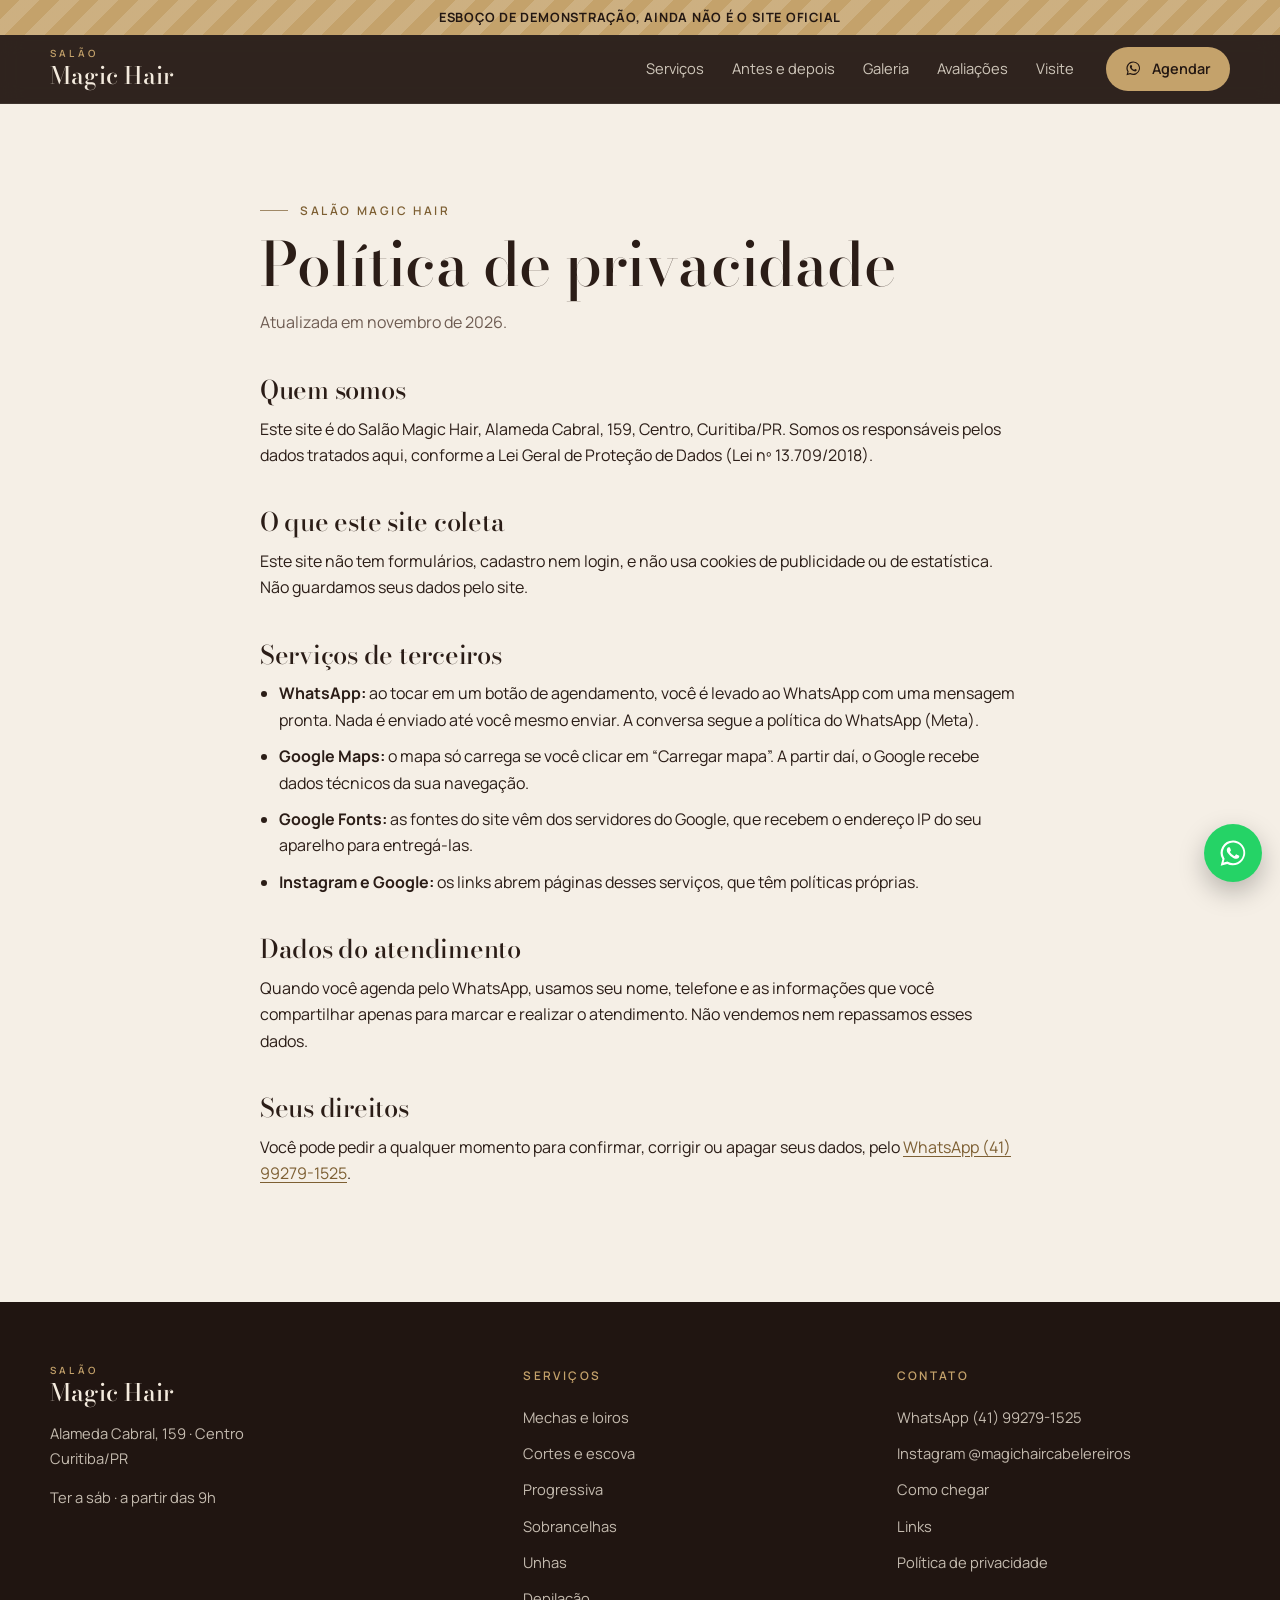
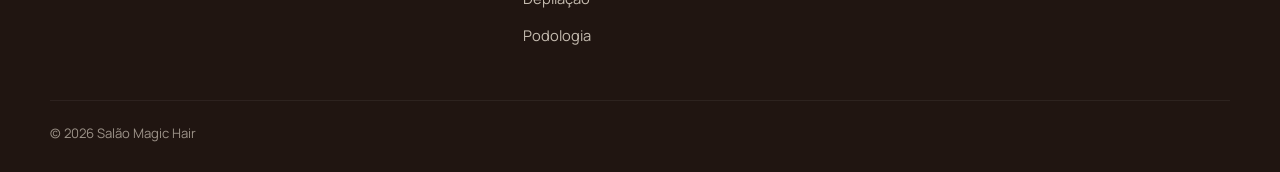
<file: privacidade/index.html>
<!DOCTYPE html>
<html lang="pt-BR">
<head>
<meta charset="utf-8">
<meta name="viewport" content="width=device-width, initial-scale=1, viewport-fit=cover">
<title>Política de privacidade | Salão Magic Hair</title>
<meta name="description" content="Como o Salão Magic Hair trata seus dados, conforme a LGPD.">
<meta name="robots" content="noindex, nofollow">
<link rel="canonical" href="https://rodolfoabenito-pixel.github.io/magic-hair/privacidade/">
<meta name="theme-color" content="#231712">
<meta property="og:type" content="website">
<meta property="og:locale" content="pt_BR">
<meta property="og:site_name" content="Salão Magic Hair">
<meta property="og:title" content="Política de privacidade | Salão Magic Hair">
<meta property="og:description" content="Como o Salão Magic Hair trata seus dados, conforme a LGPD.">
<meta property="og:url" content="https://rodolfoabenito-pixel.github.io/magic-hair/privacidade/">
<meta property="og:image" content="https://rodolfoabenito-pixel.github.io/magic-hair/og-image.jpg">
<meta property="og:image:width" content="1200">
<meta property="og:image:height" content="630">
<meta name="twitter:card" content="summary_large_image">
<link rel="icon" href="../favicon.png">
<link rel="apple-touch-icon" href="../icon-180.png">
<link rel="preconnect" href="https://fonts.googleapis.com">
<link rel="preconnect" href="https://fonts.gstatic.com" crossorigin>
<link rel="stylesheet" href="https://fonts.googleapis.com/css2?family=Bodoni+Moda:ital,opsz,wght@0,6..96,400..700;1,6..96,400..700&amp;family=Manrope:wght@400;500;600;700&amp;display=swap">
<link rel="stylesheet" href="../assets/site.css?v=747697f4">
<style>:root{--fundo:#F5EFE6;--superficie:#FCF9F4;--texto:#2B1D17;--suave:#6E5C52;--escuro:#231712;--escuro-2:#38261D;--claro-sobre-escuro:#F3EADD;--destaque:#C4A26B;--destaque-texto:#7D5F33;--linha:rgba(43,29,23,.13);--fonte-titulo:"Bodoni Moda",Georgia,serif;--fonte-texto:"Manrope",system-ui,sans-serif}</style>
</head>
<body class="">
<a class="pular" href="#conteudo">Pular para o conteúdo</a>
<div class="faixa-demo" role="note">Esboço de demonstração, ainda não é o site oficial</div>
<header class="topo">
  <div class="wrap topo-in">
    <a class="marca" href="../" aria-label="Salão Magic Hair, página inicial"><span class="marca-pre">Salão</span><span class="marca-nome">Magic Hair</span></a>
    <nav class="nav" aria-label="Principal">
      <button class="nav-botao" type="button" aria-expanded="false" aria-controls="nav-lista"><svg viewBox="0 0 24 24" aria-hidden="true" class="ic"><path d="M4 7h16M4 12h16M4 17h16" stroke="currentColor" stroke-width="1.8" stroke-linecap="round"/></svg><span>Menu</span></button>
      <ul id="nav-lista"><li><a href="../#servicos">Serviços</a></li><li><a href="../#antes-depois">Antes e depois</a></li><li><a href="../#galeria">Galeria</a></li><li><a href="../#avaliacoes">Avaliações</a></li><li><a href="../#visite">Visite</a></li></ul>
    </nav>
    <a class="botao botao-ouro botao-p topo-cta" href="https://wa.me/5541992791525?text=Ol%C3%A1!%20Vi%20o%20site%20do%20Sal%C3%A3o%20Magic%20Hair%20e%20gostaria%20de%20agendar%20um%20hor%C3%A1rio." target="_blank" rel="noopener"><svg viewBox="0 0 24 24" aria-hidden="true" class="ic"><path fill="currentColor" d="M12.04 2a9.9 9.9 0 0 0-8.5 15l-1.4 5.1 5.24-1.37A9.9 9.9 0 1 0 12.04 2Zm0 18.1a8.2 8.2 0 0 1-4.18-1.15l-.3-.18-3.1.82.83-3.03-.2-.31a8.22 8.22 0 1 1 6.95 3.85Zm4.5-6.15c-.25-.12-1.46-.72-1.69-.8-.23-.08-.39-.12-.56.12-.16.25-.64.8-.78.97-.15.16-.29.18-.54.06a6.7 6.7 0 0 1-3.34-2.92c-.25-.43.25-.4.72-1.34.08-.16.04-.3-.02-.43-.06-.12-.56-1.34-.76-1.84-.2-.48-.4-.41-.56-.42h-.47a.9.9 0 0 0-.66.31 2.76 2.76 0 0 0-.86 2.06 4.8 4.8 0 0 0 1 2.55 11 11 0 0 0 4.2 3.7c1.56.68 2.18.73 2.96.62.48-.07 1.46-.6 1.67-1.18.2-.58.2-1.08.14-1.18-.06-.1-.22-.17-.47-.29Z"/></svg><span>Agendar</span></a>
  </div>
</header>
<main id="conteudo">
<section class="pagina-texto">
  <div class="wrap estreito">
    <p class="sobretitulo">Salão Magic Hair</p>
    <h1>Política de privacidade</h1>
    <p class="suave">Atualizada em novembro de 2026.</p>

    <h2>Quem somos</h2>
    <p>Este site é do Salão Magic Hair, Alameda Cabral, 159, Centro, Curitiba/PR. Somos os responsáveis pelos dados tratados aqui, conforme a Lei Geral de Proteção de Dados (Lei nº 13.709/2018).</p>

    <h2>O que este site coleta</h2>
    <p>Este site não tem formulários, cadastro nem login, e não usa cookies de publicidade ou de estatística. Não guardamos seus dados pelo site.</p>
    

    <h2>Serviços de terceiros</h2>
    <ul>
      <li><b>WhatsApp:</b> ao tocar em um botão de agendamento, você é levado ao WhatsApp com uma mensagem pronta. Nada é enviado até você mesmo enviar. A conversa segue a política do WhatsApp (Meta).</li>
      <li><b>Google Maps:</b> o mapa só carrega se você clicar em “Carregar mapa”. A partir daí, o Google recebe dados técnicos da sua navegação.</li>
      <li><b>Google Fonts:</b> as fontes do site vêm dos servidores do Google, que recebem o endereço IP do seu aparelho para entregá-las.</li>
      <li><b>Instagram e Google:</b> os links abrem páginas desses serviços, que têm políticas próprias.</li>
    </ul>

    <h2>Dados do atendimento</h2>
    <p>Quando você agenda pelo WhatsApp, usamos seu nome, telefone e as informações que você compartilhar apenas para marcar e realizar o atendimento. Não vendemos nem repassamos esses dados.</p>

    <h2>Seus direitos</h2>
    <p>Você pode pedir a qualquer momento para confirmar, corrigir ou apagar seus dados, pelo <a href="https://wa.me/5541992791525" target="_blank" rel="noopener">WhatsApp (41) 99279-1525</a>.</p>
  </div>
</section>
</main>
<footer class="rodape">
  <div class="wrap rodape-in">
    <div>
      <p class="rodape-marca"><span class="marca-pre">Salão</span><span class="marca-nome">Magic Hair</span></p>
      <p>Alameda Cabral, 159 · Centro<br>Curitiba/PR</p>
      <p>Ter a sáb · a partir das 9h</p>
    </div>
    <div>
      <p class="rodape-titulo">Serviços</p>
      <ul class="rodape-lista"><li><a href="../servicos/mechas-e-loiros/">Mechas e loiros</a></li><li><a href="../servicos/cortes-e-escova/">Cortes e escova</a></li><li><a href="../servicos/progressiva/">Progressiva</a></li><li><a href="../servicos/sobrancelhas/">Sobrancelhas</a></li><li><a href="../servicos/unhas/">Unhas</a></li><li><a href="../servicos/depilacao/">Depilação</a></li><li><a href="../servicos/podologia/">Podologia</a></li></ul>
    </div>
    <div>
      <p class="rodape-titulo">Contato</p>
      <ul class="rodape-lista">
        <li><a href="https://wa.me/5541992791525?text=Ol%C3%A1!%20Vi%20o%20site%20do%20Sal%C3%A3o%20Magic%20Hair%20e%20gostaria%20de%20agendar%20um%20hor%C3%A1rio." target="_blank" rel="noopener">WhatsApp (41) 99279-1525</a></li>
        <li><a href="https://www.instagram.com/magichaircabelereiros/" target="_blank" rel="noopener">Instagram @magichaircabelereiros</a></li>
        <li><a href="https://www.google.com/maps/search/?api=1&amp;query=Sal%C3%A3o%20Magic%20Hair%2C%20Alameda%20Cabral%2C%20159%2C%20Curitiba" target="_blank" rel="noopener">Como chegar</a></li>
        <li><a href="../links/">Links</a></li>
        <li><a href="../privacidade/">Política de privacidade</a></li>
      </ul>
    </div>
  </div>
  <div class="wrap rodape-base">
    <p>© 2026 Salão Magic Hair</p>
    
  </div>
</footer>
<a class="wa-flutuante" href="https://wa.me/5541992791525?text=Ol%C3%A1!%20Vi%20o%20site%20do%20Sal%C3%A3o%20Magic%20Hair%20e%20gostaria%20de%20agendar%20um%20hor%C3%A1rio." target="_blank" rel="noopener" aria-label="Agendar pelo WhatsApp"><svg viewBox="0 0 24 24" aria-hidden="true" class="ic"><path fill="currentColor" d="M12.04 2a9.9 9.9 0 0 0-8.5 15l-1.4 5.1 5.24-1.37A9.9 9.9 0 1 0 12.04 2Zm0 18.1a8.2 8.2 0 0 1-4.18-1.15l-.3-.18-3.1.82.83-3.03-.2-.31a8.22 8.22 0 1 1 6.95 3.85Zm4.5-6.15c-.25-.12-1.46-.72-1.69-.8-.23-.08-.39-.12-.56.12-.16.25-.64.8-.78.97-.15.16-.29.18-.54.06a6.7 6.7 0 0 1-3.34-2.92c-.25-.43.25-.4.72-1.34.08-.16.04-.3-.02-.43-.06-.12-.56-1.34-.76-1.84-.2-.48-.4-.41-.56-.42h-.47a.9.9 0 0 0-.66.31 2.76 2.76 0 0 0-.86 2.06 4.8 4.8 0 0 0 1 2.55 11 11 0 0 0 4.2 3.7c1.56.68 2.18.73 2.96.62.48-.07 1.46-.6 1.67-1.18.2-.58.2-1.08.14-1.18-.06-.1-.22-.17-.47-.29Z"/></svg></a>
<script src="../assets/site.js?v=747697f4" defer></script>
</body>
</html>
</file>
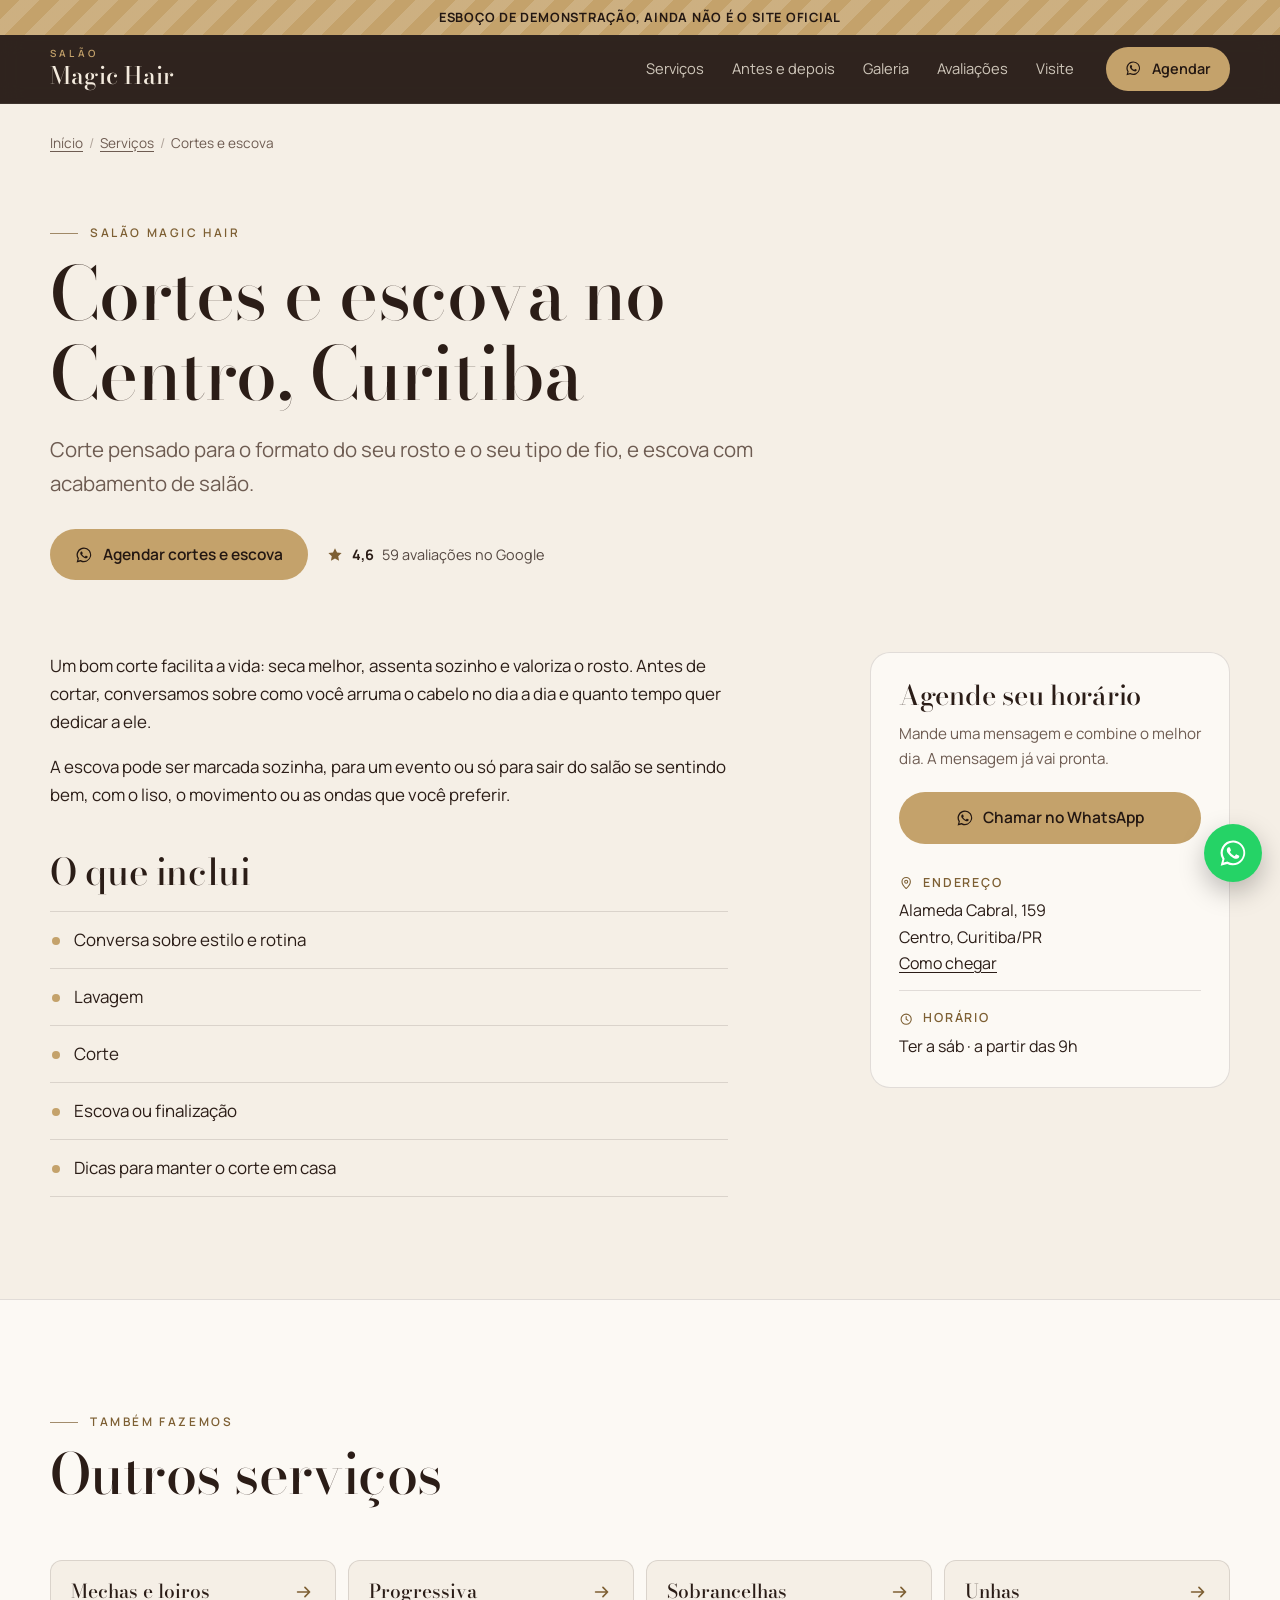
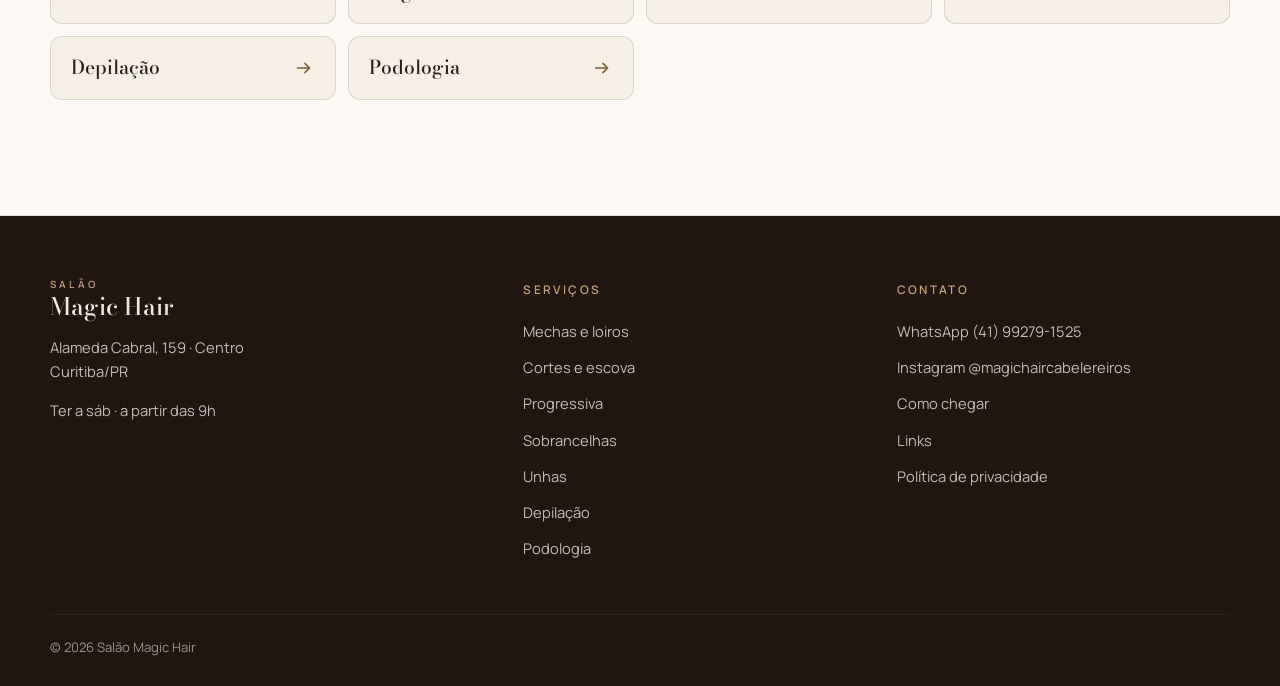
<file: servicos/cortes-e-escova/index.html>
<!DOCTYPE html>
<html lang="pt-BR">
<head>
<meta charset="utf-8">
<meta name="viewport" content="width=device-width, initial-scale=1, viewport-fit=cover">
<title>Cortes e escova no Centro, Curitiba | Salão Magic Hair</title>
<meta name="description" content="Corte pensado para o formato do seu rosto e o seu tipo de fio, e escova com acabamento de salão. Salão Magic Hair, Alameda Cabral, 159, Centro, Curitiba. Agende pelo WhatsApp.">
<meta name="robots" content="noindex, nofollow">
<link rel="canonical" href="https://rodolfoabenito-pixel.github.io/magic-hair/servicos/cortes-e-escova/">
<meta name="theme-color" content="#231712">
<meta property="og:type" content="website">
<meta property="og:locale" content="pt_BR">
<meta property="og:site_name" content="Salão Magic Hair">
<meta property="og:title" content="Cortes e escova no Centro, Curitiba | Salão Magic Hair">
<meta property="og:description" content="Corte pensado para o formato do seu rosto e o seu tipo de fio, e escova com acabamento de salão. Salão Magic Hair, Alameda Cabral, 159, Centro, Curitiba. Agende pelo WhatsApp.">
<meta property="og:url" content="https://rodolfoabenito-pixel.github.io/magic-hair/servicos/cortes-e-escova/">
<meta property="og:image" content="https://rodolfoabenito-pixel.github.io/magic-hair/og-image.jpg">
<meta property="og:image:width" content="1200">
<meta property="og:image:height" content="630">
<meta name="twitter:card" content="summary_large_image">
<link rel="icon" href="../../favicon.png">
<link rel="apple-touch-icon" href="../../icon-180.png">
<link rel="preconnect" href="https://fonts.googleapis.com">
<link rel="preconnect" href="https://fonts.gstatic.com" crossorigin>
<link rel="stylesheet" href="https://fonts.googleapis.com/css2?family=Bodoni+Moda:ital,opsz,wght@0,6..96,400..700;1,6..96,400..700&amp;family=Manrope:wght@400;500;600;700&amp;display=swap">
<link rel="stylesheet" href="../../assets/site.css?v=747697f4">
<style>:root{--fundo:#F5EFE6;--superficie:#FCF9F4;--texto:#2B1D17;--suave:#6E5C52;--escuro:#231712;--escuro-2:#38261D;--claro-sobre-escuro:#F3EADD;--destaque:#C4A26B;--destaque-texto:#7D5F33;--linha:rgba(43,29,23,.13);--fonte-titulo:"Bodoni Moda",Georgia,serif;--fonte-texto:"Manrope",system-ui,sans-serif}</style>
<script type="application/ld+json">{"@context":"https://schema.org","@type":"HairSalon","name":"Salão Magic Hair","description":"Salão de beleza na Alameda Cabral, Centro de Curitiba: mechas e loiros, cortes e escova, progressiva, sobrancelhas, unhas, depilação e podologia. Agende pelo WhatsApp.","telephone":"+5541992791525","address":{"@type":"PostalAddress","streetAddress":"Alameda Cabral, 159 - Centro","addressLocality":"Curitiba","addressRegion":"PR","addressCountry":"BR"},"@id":"https://rodolfoabenito-pixel.github.io/magic-hair/#negocio","url":"https://rodolfoabenito-pixel.github.io/magic-hair/","image":"https://rodolfoabenito-pixel.github.io/magic-hair/og-image.jpg","hasMap":"https://www.google.com/maps/search/?api=1&query=Sal%C3%A3o%20Magic%20Hair%2C%20Alameda%20Cabral%2C%20159%2C%20Curitiba","sameAs":["https://www.instagram.com/magichaircabelereiros/"],"aggregateRating":{"@type":"AggregateRating","ratingValue":4.6,"reviewCount":59,"bestRating":5,"worstRating":1}}</script>
<script type="application/ld+json">{"@context":"https://schema.org","@type":"Service","name":"Cortes e escova no Centro, Curitiba","serviceType":"Cortes e escova","description":"Corte pensado para o formato do seu rosto e o seu tipo de fio, e escova com acabamento de salão.","areaServed":{"@type":"City","name":"Curitiba"},"provider":{"@id":"https://rodolfoabenito-pixel.github.io/magic-hair/#negocio"},"url":"https://rodolfoabenito-pixel.github.io/magic-hair/servicos/cortes-e-escova/"}</script>
<script type="application/ld+json">{"@context":"https://schema.org","@type":"BreadcrumbList","itemListElement":[{"@type":"ListItem","position":1,"name":"Início","item":"https://rodolfoabenito-pixel.github.io/magic-hair/"},{"@type":"ListItem","position":2,"name":"Cortes e escova","item":"https://rodolfoabenito-pixel.github.io/magic-hair/servicos/cortes-e-escova/"}]}</script>
</head>
<body class="">
<a class="pular" href="#conteudo">Pular para o conteúdo</a>
<div class="faixa-demo" role="note">Esboço de demonstração, ainda não é o site oficial</div>
<header class="topo">
  <div class="wrap topo-in">
    <a class="marca" href="../../" aria-label="Salão Magic Hair, página inicial"><span class="marca-pre">Salão</span><span class="marca-nome">Magic Hair</span></a>
    <nav class="nav" aria-label="Principal">
      <button class="nav-botao" type="button" aria-expanded="false" aria-controls="nav-lista"><svg viewBox="0 0 24 24" aria-hidden="true" class="ic"><path d="M4 7h16M4 12h16M4 17h16" stroke="currentColor" stroke-width="1.8" stroke-linecap="round"/></svg><span>Menu</span></button>
      <ul id="nav-lista"><li><a href="../../#servicos">Serviços</a></li><li><a href="../../#antes-depois">Antes e depois</a></li><li><a href="../../#galeria">Galeria</a></li><li><a href="../../#avaliacoes">Avaliações</a></li><li><a href="../../#visite">Visite</a></li></ul>
    </nav>
    <a class="botao botao-ouro botao-p topo-cta" href="https://wa.me/5541992791525?text=Ol%C3%A1!%20Vi%20o%20site%20do%20Sal%C3%A3o%20Magic%20Hair%20e%20gostaria%20de%20agendar%20um%20hor%C3%A1rio." target="_blank" rel="noopener"><svg viewBox="0 0 24 24" aria-hidden="true" class="ic"><path fill="currentColor" d="M12.04 2a9.9 9.9 0 0 0-8.5 15l-1.4 5.1 5.24-1.37A9.9 9.9 0 1 0 12.04 2Zm0 18.1a8.2 8.2 0 0 1-4.18-1.15l-.3-.18-3.1.82.83-3.03-.2-.31a8.22 8.22 0 1 1 6.95 3.85Zm4.5-6.15c-.25-.12-1.46-.72-1.69-.8-.23-.08-.39-.12-.56.12-.16.25-.64.8-.78.97-.15.16-.29.18-.54.06a6.7 6.7 0 0 1-3.34-2.92c-.25-.43.25-.4.72-1.34.08-.16.04-.3-.02-.43-.06-.12-.56-1.34-.76-1.84-.2-.48-.4-.41-.56-.42h-.47a.9.9 0 0 0-.66.31 2.76 2.76 0 0 0-.86 2.06 4.8 4.8 0 0 0 1 2.55 11 11 0 0 0 4.2 3.7c1.56.68 2.18.73 2.96.62.48-.07 1.46-.6 1.67-1.18.2-.58.2-1.08.14-1.18-.06-.1-.22-.17-.47-.29Z"/></svg><span>Agendar</span></a>
  </div>
</header>
<main id="conteudo">
<section class="pagina-servico">
  <div class="wrap">
    <nav class="trilha" aria-label="Você está em">
      <ol><li><a href="../../">Início</a></li><li><a href="../../#servicos">Serviços</a></li><li aria-current="page">Cortes e escova</li></ol>
    </nav>
    <div class="ps-cab">
      <p class="sobretitulo">Salão Magic Hair</p>
      <h1>Cortes e escova no Centro, Curitiba</h1>
      <p class="ps-lead">Corte pensado para o formato do seu rosto e o seu tipo de fio, e escova com acabamento de salão.</p>
      <div class="acoes">
        <a class="botao botao-ouro" href="https://wa.me/5541992791525?text=Ol%C3%A1!%20Vi%20o%20site%20do%20Magic%20Hair%20e%20quero%20agendar%20corte%20e%20escova." target="_blank" rel="noopener"><svg viewBox="0 0 24 24" aria-hidden="true" class="ic"><path fill="currentColor" d="M12.04 2a9.9 9.9 0 0 0-8.5 15l-1.4 5.1 5.24-1.37A9.9 9.9 0 1 0 12.04 2Zm0 18.1a8.2 8.2 0 0 1-4.18-1.15l-.3-.18-3.1.82.83-3.03-.2-.31a8.22 8.22 0 1 1 6.95 3.85Zm4.5-6.15c-.25-.12-1.46-.72-1.69-.8-.23-.08-.39-.12-.56.12-.16.25-.64.8-.78.97-.15.16-.29.18-.54.06a6.7 6.7 0 0 1-3.34-2.92c-.25-.43.25-.4.72-1.34.08-.16.04-.3-.02-.43-.06-.12-.56-1.34-.76-1.84-.2-.48-.4-.41-.56-.42h-.47a.9.9 0 0 0-.66.31 2.76 2.76 0 0 0-.86 2.06 4.8 4.8 0 0 0 1 2.55 11 11 0 0 0 4.2 3.7c1.56.68 2.18.73 2.96.62.48-.07 1.46-.6 1.67-1.18.2-.58.2-1.08.14-1.18-.06-.1-.22-.17-.47-.29Z"/></svg><span>Agendar cortes e escova</span></a>
        <a class="selo-google " href="https://www.google.com/maps/search/?api=1&amp;query=Sal%C3%A3o%20Magic%20Hair%2C%20Alameda%20Cabral%2C%20159%2C%20Curitiba" target="_blank" rel="noopener" aria-label="Nota 4,6 de 5, 59 avaliações no Google"><svg viewBox="0 0 24 24" aria-hidden="true" class="ic"><path fill="currentColor" d="m12 3 2.7 5.6 6.1.8-4.5 4.2 1.1 6.1L12 16.8l-5.4 2.9 1.1-6.1-4.5-4.2 6.1-.8L12 3Z"/></svg><b>4,6</b><span>59 avaliações no Google</span></a>
      </div>
    </div>
    <div class="ps-corpo">
      <div class="ps-texto">
        
        <p>Um bom corte facilita a vida: seca melhor, assenta sozinho e valoriza o rosto. Antes de cortar, conversamos sobre como você arruma o cabelo no dia a dia e quanto tempo quer dedicar a ele.</p>
        <p>A escova pode ser marcada sozinha, para um evento ou só para sair do salão se sentindo bem, com o liso, o movimento ou as ondas que você preferir.</p>
        <h2>O que inclui</h2>
        <ul class="inclui"><li>Conversa sobre estilo e rotina</li><li>Lavagem</li><li>Corte</li><li>Escova ou finalização</li><li>Dicas para manter o corte em casa</li></ul>
        
      </div>
      <aside class="ps-lado" aria-label="Informações para agendar">
        <h2>Agende seu horário</h2>
        <p>Mande uma mensagem e combine o melhor dia. A mensagem já vai pronta.</p>
        <a class="botao botao-ouro botao-largo" href="https://wa.me/5541992791525?text=Ol%C3%A1!%20Vi%20o%20site%20do%20Magic%20Hair%20e%20quero%20agendar%20corte%20e%20escova." target="_blank" rel="noopener"><svg viewBox="0 0 24 24" aria-hidden="true" class="ic"><path fill="currentColor" d="M12.04 2a9.9 9.9 0 0 0-8.5 15l-1.4 5.1 5.24-1.37A9.9 9.9 0 1 0 12.04 2Zm0 18.1a8.2 8.2 0 0 1-4.18-1.15l-.3-.18-3.1.82.83-3.03-.2-.31a8.22 8.22 0 1 1 6.95 3.85Zm4.5-6.15c-.25-.12-1.46-.72-1.69-.8-.23-.08-.39-.12-.56.12-.16.25-.64.8-.78.97-.15.16-.29.18-.54.06a6.7 6.7 0 0 1-3.34-2.92c-.25-.43.25-.4.72-1.34.08-.16.04-.3-.02-.43-.06-.12-.56-1.34-.76-1.84-.2-.48-.4-.41-.56-.42h-.47a.9.9 0 0 0-.66.31 2.76 2.76 0 0 0-.86 2.06 4.8 4.8 0 0 0 1 2.55 11 11 0 0 0 4.2 3.7c1.56.68 2.18.73 2.96.62.48-.07 1.46-.6 1.67-1.18.2-.58.2-1.08.14-1.18-.06-.1-.22-.17-.47-.29Z"/></svg><span>Chamar no WhatsApp</span></a>
        <dl class="info info-clara">
          <div><dt><svg viewBox="0 0 24 24" aria-hidden="true" class="ic"><path d="M12 21s-7-6.2-7-11.5a7 7 0 0 1 14 0C19 14.8 12 21 12 21Z" fill="none" stroke="currentColor" stroke-width="1.8" stroke-linejoin="round"/><circle cx="12" cy="9.5" r="2.5" fill="none" stroke="currentColor" stroke-width="1.8"/></svg>Endereço</dt><dd>Alameda Cabral, 159<br>Centro, Curitiba/PR<br><a href="https://www.google.com/maps/search/?api=1&amp;query=Sal%C3%A3o%20Magic%20Hair%2C%20Alameda%20Cabral%2C%20159%2C%20Curitiba" target="_blank" rel="noopener">Como chegar</a></dd></div>
          <div><dt><svg viewBox="0 0 24 24" aria-hidden="true" class="ic"><circle cx="12" cy="12" r="8.5" fill="none" stroke="currentColor" stroke-width="1.8"/><path d="M12 7.5V12l3 2" fill="none" stroke="currentColor" stroke-width="1.8" stroke-linecap="round"/></svg>Horário</dt><dd>Ter a sáb · a partir das 9h</dd></div>
        </dl>
      </aside>
    </div>
  </div>
</section>
<section class="secao secao-alt" aria-labelledby="outros-titulo">
  <div class="wrap">
    <div class="secao-cab"><p class="sobretitulo">Também fazemos</p><h2 id="outros-titulo">Outros serviços</h2></div>
    <ul class="outros"><li><a href="../../servicos/mechas-e-loiros/"><span>Mechas e loiros</span><svg viewBox="0 0 24 24" aria-hidden="true" class="ic"><path d="M5 12h13m-5-5 5 5-5 5" fill="none" stroke="currentColor" stroke-width="1.8" stroke-linecap="round" stroke-linejoin="round"/></svg></a></li><li><a href="../../servicos/progressiva/"><span>Progressiva</span><svg viewBox="0 0 24 24" aria-hidden="true" class="ic"><path d="M5 12h13m-5-5 5 5-5 5" fill="none" stroke="currentColor" stroke-width="1.8" stroke-linecap="round" stroke-linejoin="round"/></svg></a></li><li><a href="../../servicos/sobrancelhas/"><span>Sobrancelhas</span><svg viewBox="0 0 24 24" aria-hidden="true" class="ic"><path d="M5 12h13m-5-5 5 5-5 5" fill="none" stroke="currentColor" stroke-width="1.8" stroke-linecap="round" stroke-linejoin="round"/></svg></a></li><li><a href="../../servicos/unhas/"><span>Unhas</span><svg viewBox="0 0 24 24" aria-hidden="true" class="ic"><path d="M5 12h13m-5-5 5 5-5 5" fill="none" stroke="currentColor" stroke-width="1.8" stroke-linecap="round" stroke-linejoin="round"/></svg></a></li><li><a href="../../servicos/depilacao/"><span>Depilação</span><svg viewBox="0 0 24 24" aria-hidden="true" class="ic"><path d="M5 12h13m-5-5 5 5-5 5" fill="none" stroke="currentColor" stroke-width="1.8" stroke-linecap="round" stroke-linejoin="round"/></svg></a></li><li><a href="../../servicos/podologia/"><span>Podologia</span><svg viewBox="0 0 24 24" aria-hidden="true" class="ic"><path d="M5 12h13m-5-5 5 5-5 5" fill="none" stroke="currentColor" stroke-width="1.8" stroke-linecap="round" stroke-linejoin="round"/></svg></a></li></ul>
  </div>
</section>
</main>
<footer class="rodape">
  <div class="wrap rodape-in">
    <div>
      <p class="rodape-marca"><span class="marca-pre">Salão</span><span class="marca-nome">Magic Hair</span></p>
      <p>Alameda Cabral, 159 · Centro<br>Curitiba/PR</p>
      <p>Ter a sáb · a partir das 9h</p>
    </div>
    <div>
      <p class="rodape-titulo">Serviços</p>
      <ul class="rodape-lista"><li><a href="../../servicos/mechas-e-loiros/">Mechas e loiros</a></li><li><a href="../../servicos/cortes-e-escova/">Cortes e escova</a></li><li><a href="../../servicos/progressiva/">Progressiva</a></li><li><a href="../../servicos/sobrancelhas/">Sobrancelhas</a></li><li><a href="../../servicos/unhas/">Unhas</a></li><li><a href="../../servicos/depilacao/">Depilação</a></li><li><a href="../../servicos/podologia/">Podologia</a></li></ul>
    </div>
    <div>
      <p class="rodape-titulo">Contato</p>
      <ul class="rodape-lista">
        <li><a href="https://wa.me/5541992791525?text=Ol%C3%A1!%20Vi%20o%20site%20do%20Sal%C3%A3o%20Magic%20Hair%20e%20gostaria%20de%20agendar%20um%20hor%C3%A1rio." target="_blank" rel="noopener">WhatsApp (41) 99279-1525</a></li>
        <li><a href="https://www.instagram.com/magichaircabelereiros/" target="_blank" rel="noopener">Instagram @magichaircabelereiros</a></li>
        <li><a href="https://www.google.com/maps/search/?api=1&amp;query=Sal%C3%A3o%20Magic%20Hair%2C%20Alameda%20Cabral%2C%20159%2C%20Curitiba" target="_blank" rel="noopener">Como chegar</a></li>
        <li><a href="../../links/">Links</a></li>
        <li><a href="../../privacidade/">Política de privacidade</a></li>
      </ul>
    </div>
  </div>
  <div class="wrap rodape-base">
    <p>© 2026 Salão Magic Hair</p>
    
  </div>
</footer>
<a class="wa-flutuante" href="https://wa.me/5541992791525?text=Ol%C3%A1!%20Vi%20o%20site%20do%20Magic%20Hair%20e%20quero%20agendar%20corte%20e%20escova." target="_blank" rel="noopener" aria-label="Agendar pelo WhatsApp"><svg viewBox="0 0 24 24" aria-hidden="true" class="ic"><path fill="currentColor" d="M12.04 2a9.9 9.9 0 0 0-8.5 15l-1.4 5.1 5.24-1.37A9.9 9.9 0 1 0 12.04 2Zm0 18.1a8.2 8.2 0 0 1-4.18-1.15l-.3-.18-3.1.82.83-3.03-.2-.31a8.22 8.22 0 1 1 6.95 3.85Zm4.5-6.15c-.25-.12-1.46-.72-1.69-.8-.23-.08-.39-.12-.56.12-.16.25-.64.8-.78.97-.15.16-.29.18-.54.06a6.7 6.7 0 0 1-3.34-2.92c-.25-.43.25-.4.72-1.34.08-.16.04-.3-.02-.43-.06-.12-.56-1.34-.76-1.84-.2-.48-.4-.41-.56-.42h-.47a.9.9 0 0 0-.66.31 2.76 2.76 0 0 0-.86 2.06 4.8 4.8 0 0 0 1 2.55 11 11 0 0 0 4.2 3.7c1.56.68 2.18.73 2.96.62.48-.07 1.46-.6 1.67-1.18.2-.58.2-1.08.14-1.18-.06-.1-.22-.17-.47-.29Z"/></svg></a>
<script src="../../assets/site.js?v=747697f4" defer></script>
</body>
</html>
</file>
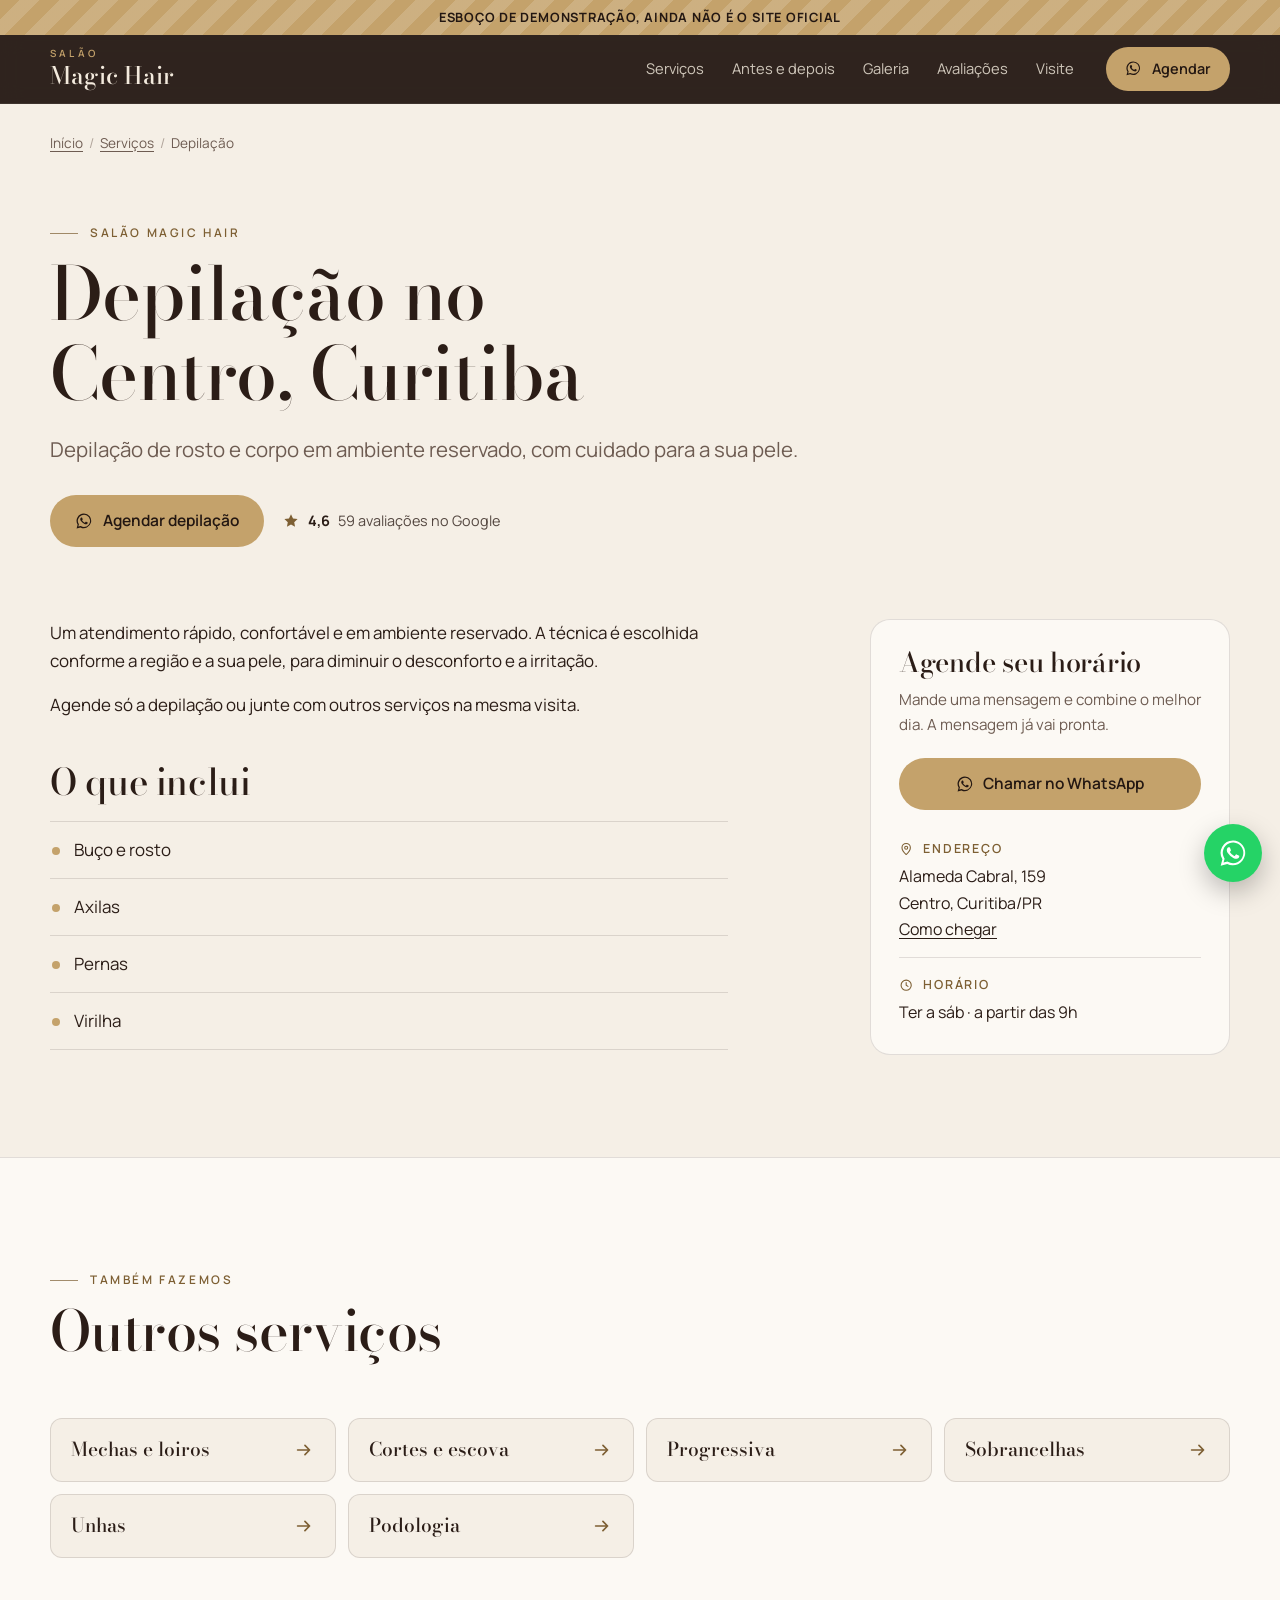
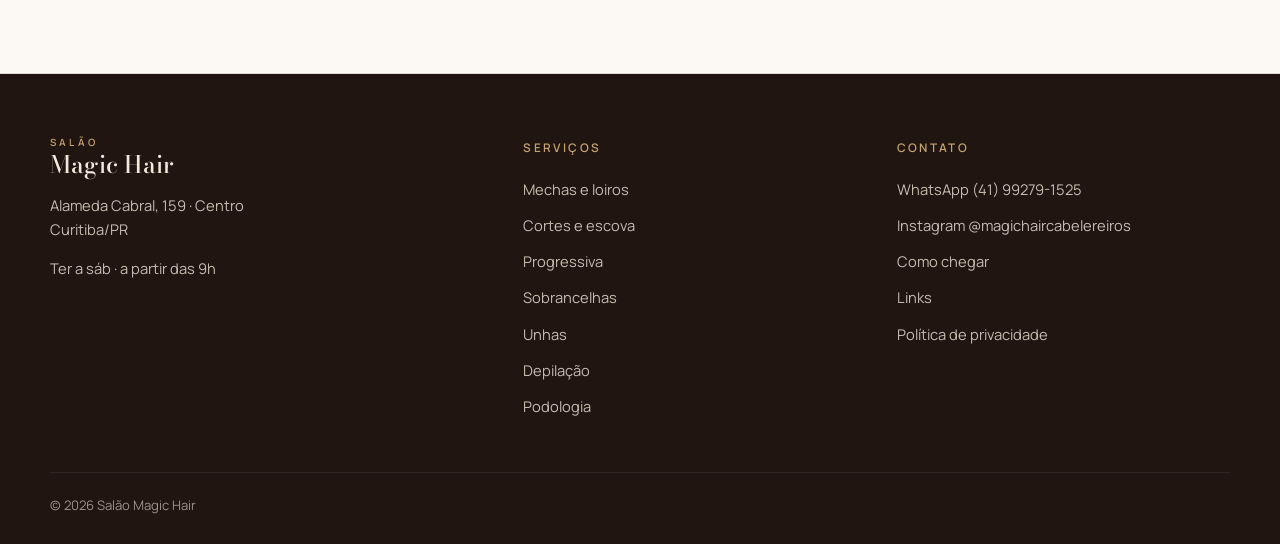
<file: servicos/depilacao/index.html>
<!DOCTYPE html>
<html lang="pt-BR">
<head>
<meta charset="utf-8">
<meta name="viewport" content="width=device-width, initial-scale=1, viewport-fit=cover">
<title>Depilação no Centro, Curitiba | Salão Magic Hair</title>
<meta name="description" content="Depilação de rosto e corpo em ambiente reservado, com cuidado para a sua pele. Salão Magic Hair, Alameda Cabral, 159, Centro, Curitiba. Agende pelo WhatsApp.">
<meta name="robots" content="noindex, nofollow">
<link rel="canonical" href="https://rodolfoabenito-pixel.github.io/magic-hair/servicos/depilacao/">
<meta name="theme-color" content="#231712">
<meta property="og:type" content="website">
<meta property="og:locale" content="pt_BR">
<meta property="og:site_name" content="Salão Magic Hair">
<meta property="og:title" content="Depilação no Centro, Curitiba | Salão Magic Hair">
<meta property="og:description" content="Depilação de rosto e corpo em ambiente reservado, com cuidado para a sua pele. Salão Magic Hair, Alameda Cabral, 159, Centro, Curitiba. Agende pelo WhatsApp.">
<meta property="og:url" content="https://rodolfoabenito-pixel.github.io/magic-hair/servicos/depilacao/">
<meta property="og:image" content="https://rodolfoabenito-pixel.github.io/magic-hair/og-image.jpg">
<meta property="og:image:width" content="1200">
<meta property="og:image:height" content="630">
<meta name="twitter:card" content="summary_large_image">
<link rel="icon" href="../../favicon.png">
<link rel="apple-touch-icon" href="../../icon-180.png">
<link rel="preconnect" href="https://fonts.googleapis.com">
<link rel="preconnect" href="https://fonts.gstatic.com" crossorigin>
<link rel="stylesheet" href="https://fonts.googleapis.com/css2?family=Bodoni+Moda:ital,opsz,wght@0,6..96,400..700;1,6..96,400..700&amp;family=Manrope:wght@400;500;600;700&amp;display=swap">
<link rel="stylesheet" href="../../assets/site.css?v=747697f4">
<style>:root{--fundo:#F5EFE6;--superficie:#FCF9F4;--texto:#2B1D17;--suave:#6E5C52;--escuro:#231712;--escuro-2:#38261D;--claro-sobre-escuro:#F3EADD;--destaque:#C4A26B;--destaque-texto:#7D5F33;--linha:rgba(43,29,23,.13);--fonte-titulo:"Bodoni Moda",Georgia,serif;--fonte-texto:"Manrope",system-ui,sans-serif}</style>
<script type="application/ld+json">{"@context":"https://schema.org","@type":"HairSalon","name":"Salão Magic Hair","description":"Salão de beleza na Alameda Cabral, Centro de Curitiba: mechas e loiros, cortes e escova, progressiva, sobrancelhas, unhas, depilação e podologia. Agende pelo WhatsApp.","telephone":"+5541992791525","address":{"@type":"PostalAddress","streetAddress":"Alameda Cabral, 159 - Centro","addressLocality":"Curitiba","addressRegion":"PR","addressCountry":"BR"},"@id":"https://rodolfoabenito-pixel.github.io/magic-hair/#negocio","url":"https://rodolfoabenito-pixel.github.io/magic-hair/","image":"https://rodolfoabenito-pixel.github.io/magic-hair/og-image.jpg","hasMap":"https://www.google.com/maps/search/?api=1&query=Sal%C3%A3o%20Magic%20Hair%2C%20Alameda%20Cabral%2C%20159%2C%20Curitiba","sameAs":["https://www.instagram.com/magichaircabelereiros/"],"aggregateRating":{"@type":"AggregateRating","ratingValue":4.6,"reviewCount":59,"bestRating":5,"worstRating":1}}</script>
<script type="application/ld+json">{"@context":"https://schema.org","@type":"Service","name":"Depilação no Centro, Curitiba","serviceType":"Depilação","description":"Depilação de rosto e corpo em ambiente reservado, com cuidado para a sua pele.","areaServed":{"@type":"City","name":"Curitiba"},"provider":{"@id":"https://rodolfoabenito-pixel.github.io/magic-hair/#negocio"},"url":"https://rodolfoabenito-pixel.github.io/magic-hair/servicos/depilacao/"}</script>
<script type="application/ld+json">{"@context":"https://schema.org","@type":"BreadcrumbList","itemListElement":[{"@type":"ListItem","position":1,"name":"Início","item":"https://rodolfoabenito-pixel.github.io/magic-hair/"},{"@type":"ListItem","position":2,"name":"Depilação","item":"https://rodolfoabenito-pixel.github.io/magic-hair/servicos/depilacao/"}]}</script>
</head>
<body class="">
<a class="pular" href="#conteudo">Pular para o conteúdo</a>
<div class="faixa-demo" role="note">Esboço de demonstração, ainda não é o site oficial</div>
<header class="topo">
  <div class="wrap topo-in">
    <a class="marca" href="../../" aria-label="Salão Magic Hair, página inicial"><span class="marca-pre">Salão</span><span class="marca-nome">Magic Hair</span></a>
    <nav class="nav" aria-label="Principal">
      <button class="nav-botao" type="button" aria-expanded="false" aria-controls="nav-lista"><svg viewBox="0 0 24 24" aria-hidden="true" class="ic"><path d="M4 7h16M4 12h16M4 17h16" stroke="currentColor" stroke-width="1.8" stroke-linecap="round"/></svg><span>Menu</span></button>
      <ul id="nav-lista"><li><a href="../../#servicos">Serviços</a></li><li><a href="../../#antes-depois">Antes e depois</a></li><li><a href="../../#galeria">Galeria</a></li><li><a href="../../#avaliacoes">Avaliações</a></li><li><a href="../../#visite">Visite</a></li></ul>
    </nav>
    <a class="botao botao-ouro botao-p topo-cta" href="https://wa.me/5541992791525?text=Ol%C3%A1!%20Vi%20o%20site%20do%20Sal%C3%A3o%20Magic%20Hair%20e%20gostaria%20de%20agendar%20um%20hor%C3%A1rio." target="_blank" rel="noopener"><svg viewBox="0 0 24 24" aria-hidden="true" class="ic"><path fill="currentColor" d="M12.04 2a9.9 9.9 0 0 0-8.5 15l-1.4 5.1 5.24-1.37A9.9 9.9 0 1 0 12.04 2Zm0 18.1a8.2 8.2 0 0 1-4.18-1.15l-.3-.18-3.1.82.83-3.03-.2-.31a8.22 8.22 0 1 1 6.95 3.85Zm4.5-6.15c-.25-.12-1.46-.72-1.69-.8-.23-.08-.39-.12-.56.12-.16.25-.64.8-.78.97-.15.16-.29.18-.54.06a6.7 6.7 0 0 1-3.34-2.92c-.25-.43.25-.4.72-1.34.08-.16.04-.3-.02-.43-.06-.12-.56-1.34-.76-1.84-.2-.48-.4-.41-.56-.42h-.47a.9.9 0 0 0-.66.31 2.76 2.76 0 0 0-.86 2.06 4.8 4.8 0 0 0 1 2.55 11 11 0 0 0 4.2 3.7c1.56.68 2.18.73 2.96.62.48-.07 1.46-.6 1.67-1.18.2-.58.2-1.08.14-1.18-.06-.1-.22-.17-.47-.29Z"/></svg><span>Agendar</span></a>
  </div>
</header>
<main id="conteudo">
<section class="pagina-servico">
  <div class="wrap">
    <nav class="trilha" aria-label="Você está em">
      <ol><li><a href="../../">Início</a></li><li><a href="../../#servicos">Serviços</a></li><li aria-current="page">Depilação</li></ol>
    </nav>
    <div class="ps-cab">
      <p class="sobretitulo">Salão Magic Hair</p>
      <h1>Depilação no Centro, Curitiba</h1>
      <p class="ps-lead">Depilação de rosto e corpo em ambiente reservado, com cuidado para a sua pele.</p>
      <div class="acoes">
        <a class="botao botao-ouro" href="https://wa.me/5541992791525?text=Ol%C3%A1!%20Vi%20o%20site%20do%20Magic%20Hair%20e%20quero%20agendar%20depila%C3%A7%C3%A3o." target="_blank" rel="noopener"><svg viewBox="0 0 24 24" aria-hidden="true" class="ic"><path fill="currentColor" d="M12.04 2a9.9 9.9 0 0 0-8.5 15l-1.4 5.1 5.24-1.37A9.9 9.9 0 1 0 12.04 2Zm0 18.1a8.2 8.2 0 0 1-4.18-1.15l-.3-.18-3.1.82.83-3.03-.2-.31a8.22 8.22 0 1 1 6.95 3.85Zm4.5-6.15c-.25-.12-1.46-.72-1.69-.8-.23-.08-.39-.12-.56.12-.16.25-.64.8-.78.97-.15.16-.29.18-.54.06a6.7 6.7 0 0 1-3.34-2.92c-.25-.43.25-.4.72-1.34.08-.16.04-.3-.02-.43-.06-.12-.56-1.34-.76-1.84-.2-.48-.4-.41-.56-.42h-.47a.9.9 0 0 0-.66.31 2.76 2.76 0 0 0-.86 2.06 4.8 4.8 0 0 0 1 2.55 11 11 0 0 0 4.2 3.7c1.56.68 2.18.73 2.96.62.48-.07 1.46-.6 1.67-1.18.2-.58.2-1.08.14-1.18-.06-.1-.22-.17-.47-.29Z"/></svg><span>Agendar depilação</span></a>
        <a class="selo-google " href="https://www.google.com/maps/search/?api=1&amp;query=Sal%C3%A3o%20Magic%20Hair%2C%20Alameda%20Cabral%2C%20159%2C%20Curitiba" target="_blank" rel="noopener" aria-label="Nota 4,6 de 5, 59 avaliações no Google"><svg viewBox="0 0 24 24" aria-hidden="true" class="ic"><path fill="currentColor" d="m12 3 2.7 5.6 6.1.8-4.5 4.2 1.1 6.1L12 16.8l-5.4 2.9 1.1-6.1-4.5-4.2 6.1-.8L12 3Z"/></svg><b>4,6</b><span>59 avaliações no Google</span></a>
      </div>
    </div>
    <div class="ps-corpo">
      <div class="ps-texto">
        
        <p>Um atendimento rápido, confortável e em ambiente reservado. A técnica é escolhida conforme a região e a sua pele, para diminuir o desconforto e a irritação.</p>
        <p>Agende só a depilação ou junte com outros serviços na mesma visita.</p>
        <h2>O que inclui</h2>
        <ul class="inclui"><li>Buço e rosto</li><li>Axilas</li><li>Pernas</li><li>Virilha</li></ul>
        
      </div>
      <aside class="ps-lado" aria-label="Informações para agendar">
        <h2>Agende seu horário</h2>
        <p>Mande uma mensagem e combine o melhor dia. A mensagem já vai pronta.</p>
        <a class="botao botao-ouro botao-largo" href="https://wa.me/5541992791525?text=Ol%C3%A1!%20Vi%20o%20site%20do%20Magic%20Hair%20e%20quero%20agendar%20depila%C3%A7%C3%A3o." target="_blank" rel="noopener"><svg viewBox="0 0 24 24" aria-hidden="true" class="ic"><path fill="currentColor" d="M12.04 2a9.9 9.9 0 0 0-8.5 15l-1.4 5.1 5.24-1.37A9.9 9.9 0 1 0 12.04 2Zm0 18.1a8.2 8.2 0 0 1-4.18-1.15l-.3-.18-3.1.82.83-3.03-.2-.31a8.22 8.22 0 1 1 6.95 3.85Zm4.5-6.15c-.25-.12-1.46-.72-1.69-.8-.23-.08-.39-.12-.56.12-.16.25-.64.8-.78.97-.15.16-.29.18-.54.06a6.7 6.7 0 0 1-3.34-2.92c-.25-.43.25-.4.72-1.34.08-.16.04-.3-.02-.43-.06-.12-.56-1.34-.76-1.84-.2-.48-.4-.41-.56-.42h-.47a.9.9 0 0 0-.66.31 2.76 2.76 0 0 0-.86 2.06 4.8 4.8 0 0 0 1 2.55 11 11 0 0 0 4.2 3.7c1.56.68 2.18.73 2.96.62.48-.07 1.46-.6 1.67-1.18.2-.58.2-1.08.14-1.18-.06-.1-.22-.17-.47-.29Z"/></svg><span>Chamar no WhatsApp</span></a>
        <dl class="info info-clara">
          <div><dt><svg viewBox="0 0 24 24" aria-hidden="true" class="ic"><path d="M12 21s-7-6.2-7-11.5a7 7 0 0 1 14 0C19 14.8 12 21 12 21Z" fill="none" stroke="currentColor" stroke-width="1.8" stroke-linejoin="round"/><circle cx="12" cy="9.5" r="2.5" fill="none" stroke="currentColor" stroke-width="1.8"/></svg>Endereço</dt><dd>Alameda Cabral, 159<br>Centro, Curitiba/PR<br><a href="https://www.google.com/maps/search/?api=1&amp;query=Sal%C3%A3o%20Magic%20Hair%2C%20Alameda%20Cabral%2C%20159%2C%20Curitiba" target="_blank" rel="noopener">Como chegar</a></dd></div>
          <div><dt><svg viewBox="0 0 24 24" aria-hidden="true" class="ic"><circle cx="12" cy="12" r="8.5" fill="none" stroke="currentColor" stroke-width="1.8"/><path d="M12 7.5V12l3 2" fill="none" stroke="currentColor" stroke-width="1.8" stroke-linecap="round"/></svg>Horário</dt><dd>Ter a sáb · a partir das 9h</dd></div>
        </dl>
      </aside>
    </div>
  </div>
</section>
<section class="secao secao-alt" aria-labelledby="outros-titulo">
  <div class="wrap">
    <div class="secao-cab"><p class="sobretitulo">Também fazemos</p><h2 id="outros-titulo">Outros serviços</h2></div>
    <ul class="outros"><li><a href="../../servicos/mechas-e-loiros/"><span>Mechas e loiros</span><svg viewBox="0 0 24 24" aria-hidden="true" class="ic"><path d="M5 12h13m-5-5 5 5-5 5" fill="none" stroke="currentColor" stroke-width="1.8" stroke-linecap="round" stroke-linejoin="round"/></svg></a></li><li><a href="../../servicos/cortes-e-escova/"><span>Cortes e escova</span><svg viewBox="0 0 24 24" aria-hidden="true" class="ic"><path d="M5 12h13m-5-5 5 5-5 5" fill="none" stroke="currentColor" stroke-width="1.8" stroke-linecap="round" stroke-linejoin="round"/></svg></a></li><li><a href="../../servicos/progressiva/"><span>Progressiva</span><svg viewBox="0 0 24 24" aria-hidden="true" class="ic"><path d="M5 12h13m-5-5 5 5-5 5" fill="none" stroke="currentColor" stroke-width="1.8" stroke-linecap="round" stroke-linejoin="round"/></svg></a></li><li><a href="../../servicos/sobrancelhas/"><span>Sobrancelhas</span><svg viewBox="0 0 24 24" aria-hidden="true" class="ic"><path d="M5 12h13m-5-5 5 5-5 5" fill="none" stroke="currentColor" stroke-width="1.8" stroke-linecap="round" stroke-linejoin="round"/></svg></a></li><li><a href="../../servicos/unhas/"><span>Unhas</span><svg viewBox="0 0 24 24" aria-hidden="true" class="ic"><path d="M5 12h13m-5-5 5 5-5 5" fill="none" stroke="currentColor" stroke-width="1.8" stroke-linecap="round" stroke-linejoin="round"/></svg></a></li><li><a href="../../servicos/podologia/"><span>Podologia</span><svg viewBox="0 0 24 24" aria-hidden="true" class="ic"><path d="M5 12h13m-5-5 5 5-5 5" fill="none" stroke="currentColor" stroke-width="1.8" stroke-linecap="round" stroke-linejoin="round"/></svg></a></li></ul>
  </div>
</section>
</main>
<footer class="rodape">
  <div class="wrap rodape-in">
    <div>
      <p class="rodape-marca"><span class="marca-pre">Salão</span><span class="marca-nome">Magic Hair</span></p>
      <p>Alameda Cabral, 159 · Centro<br>Curitiba/PR</p>
      <p>Ter a sáb · a partir das 9h</p>
    </div>
    <div>
      <p class="rodape-titulo">Serviços</p>
      <ul class="rodape-lista"><li><a href="../../servicos/mechas-e-loiros/">Mechas e loiros</a></li><li><a href="../../servicos/cortes-e-escova/">Cortes e escova</a></li><li><a href="../../servicos/progressiva/">Progressiva</a></li><li><a href="../../servicos/sobrancelhas/">Sobrancelhas</a></li><li><a href="../../servicos/unhas/">Unhas</a></li><li><a href="../../servicos/depilacao/">Depilação</a></li><li><a href="../../servicos/podologia/">Podologia</a></li></ul>
    </div>
    <div>
      <p class="rodape-titulo">Contato</p>
      <ul class="rodape-lista">
        <li><a href="https://wa.me/5541992791525?text=Ol%C3%A1!%20Vi%20o%20site%20do%20Sal%C3%A3o%20Magic%20Hair%20e%20gostaria%20de%20agendar%20um%20hor%C3%A1rio." target="_blank" rel="noopener">WhatsApp (41) 99279-1525</a></li>
        <li><a href="https://www.instagram.com/magichaircabelereiros/" target="_blank" rel="noopener">Instagram @magichaircabelereiros</a></li>
        <li><a href="https://www.google.com/maps/search/?api=1&amp;query=Sal%C3%A3o%20Magic%20Hair%2C%20Alameda%20Cabral%2C%20159%2C%20Curitiba" target="_blank" rel="noopener">Como chegar</a></li>
        <li><a href="../../links/">Links</a></li>
        <li><a href="../../privacidade/">Política de privacidade</a></li>
      </ul>
    </div>
  </div>
  <div class="wrap rodape-base">
    <p>© 2026 Salão Magic Hair</p>
    
  </div>
</footer>
<a class="wa-flutuante" href="https://wa.me/5541992791525?text=Ol%C3%A1!%20Vi%20o%20site%20do%20Magic%20Hair%20e%20quero%20agendar%20depila%C3%A7%C3%A3o." target="_blank" rel="noopener" aria-label="Agendar pelo WhatsApp"><svg viewBox="0 0 24 24" aria-hidden="true" class="ic"><path fill="currentColor" d="M12.04 2a9.9 9.9 0 0 0-8.5 15l-1.4 5.1 5.24-1.37A9.9 9.9 0 1 0 12.04 2Zm0 18.1a8.2 8.2 0 0 1-4.18-1.15l-.3-.18-3.1.82.83-3.03-.2-.31a8.22 8.22 0 1 1 6.95 3.85Zm4.5-6.15c-.25-.12-1.46-.72-1.69-.8-.23-.08-.39-.12-.56.12-.16.25-.64.8-.78.97-.15.16-.29.18-.54.06a6.7 6.7 0 0 1-3.34-2.92c-.25-.43.25-.4.72-1.34.08-.16.04-.3-.02-.43-.06-.12-.56-1.34-.76-1.84-.2-.48-.4-.41-.56-.42h-.47a.9.9 0 0 0-.66.31 2.76 2.76 0 0 0-.86 2.06 4.8 4.8 0 0 0 1 2.55 11 11 0 0 0 4.2 3.7c1.56.68 2.18.73 2.96.62.48-.07 1.46-.6 1.67-1.18.2-.58.2-1.08.14-1.18-.06-.1-.22-.17-.47-.29Z"/></svg></a>
<script src="../../assets/site.js?v=747697f4" defer></script>
</body>
</html>
</file>
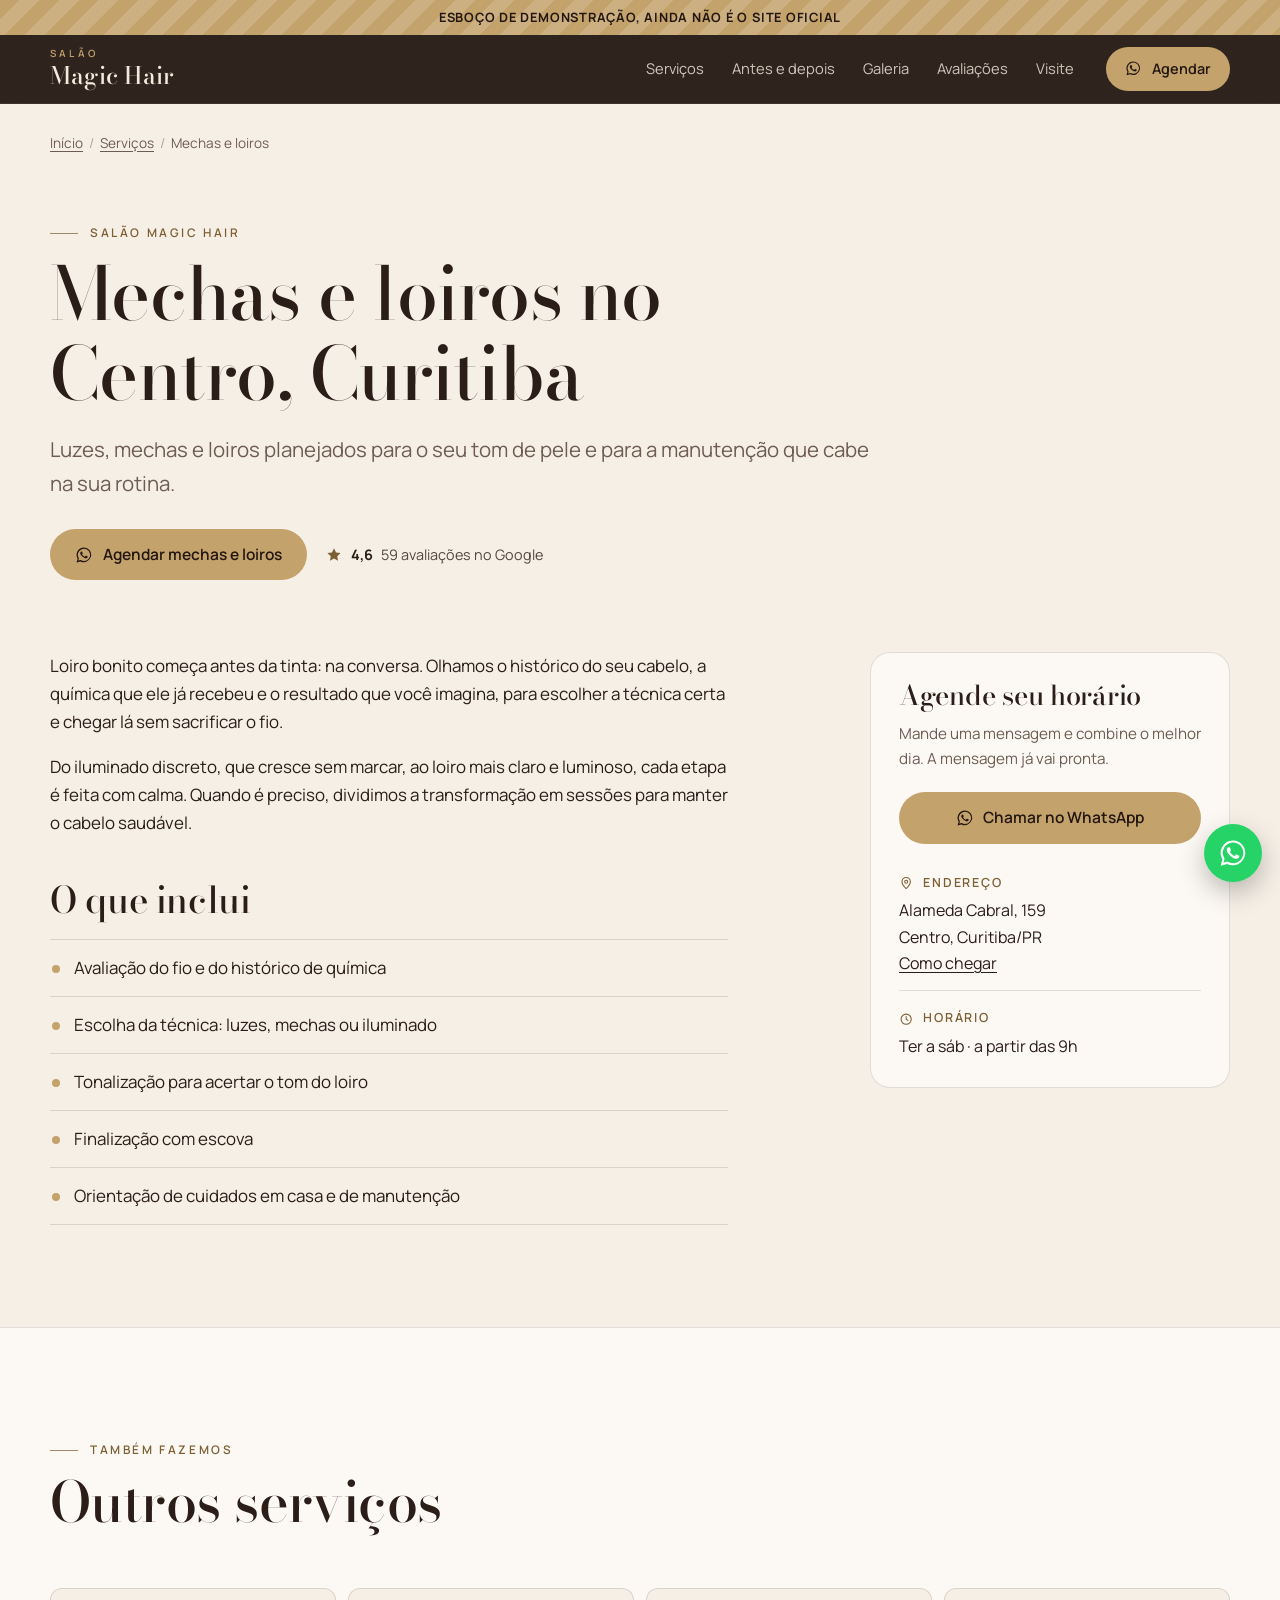
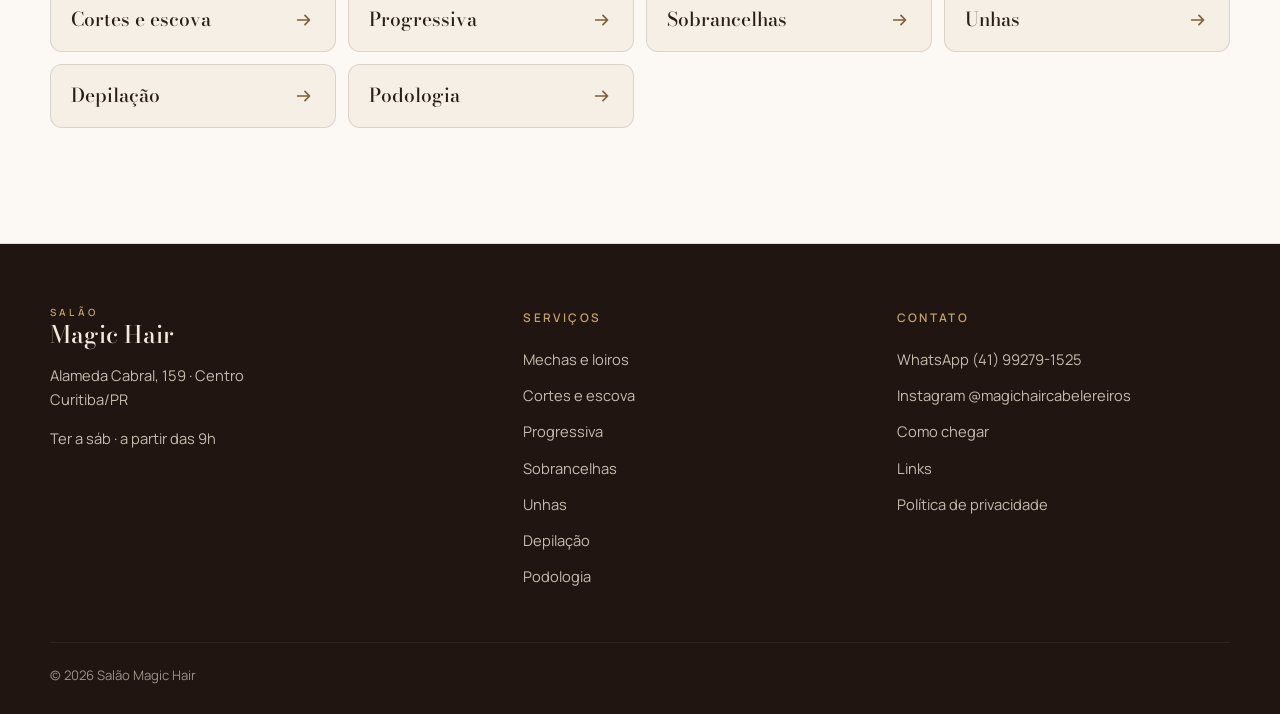
<file: servicos/mechas-e-loiros/index.html>
<!DOCTYPE html>
<html lang="pt-BR">
<head>
<meta charset="utf-8">
<meta name="viewport" content="width=device-width, initial-scale=1, viewport-fit=cover">
<title>Mechas e loiros no Centro, Curitiba | Salão Magic Hair</title>
<meta name="description" content="Luzes, mechas e loiros planejados para o seu tom de pele e para a manutenção que cabe na sua rotina. Salão Magic Hair, Alameda Cabral, 159, Centro, Curitiba. Agende pelo WhatsApp.">
<meta name="robots" content="noindex, nofollow">
<link rel="canonical" href="https://rodolfoabenito-pixel.github.io/magic-hair/servicos/mechas-e-loiros/">
<meta name="theme-color" content="#231712">
<meta property="og:type" content="website">
<meta property="og:locale" content="pt_BR">
<meta property="og:site_name" content="Salão Magic Hair">
<meta property="og:title" content="Mechas e loiros no Centro, Curitiba | Salão Magic Hair">
<meta property="og:description" content="Luzes, mechas e loiros planejados para o seu tom de pele e para a manutenção que cabe na sua rotina. Salão Magic Hair, Alameda Cabral, 159, Centro, Curitiba. Agende pelo WhatsApp.">
<meta property="og:url" content="https://rodolfoabenito-pixel.github.io/magic-hair/servicos/mechas-e-loiros/">
<meta property="og:image" content="https://rodolfoabenito-pixel.github.io/magic-hair/og-image.jpg">
<meta property="og:image:width" content="1200">
<meta property="og:image:height" content="630">
<meta name="twitter:card" content="summary_large_image">
<link rel="icon" href="../../favicon.png">
<link rel="apple-touch-icon" href="../../icon-180.png">
<link rel="preconnect" href="https://fonts.googleapis.com">
<link rel="preconnect" href="https://fonts.gstatic.com" crossorigin>
<link rel="stylesheet" href="https://fonts.googleapis.com/css2?family=Bodoni+Moda:ital,opsz,wght@0,6..96,400..700;1,6..96,400..700&amp;family=Manrope:wght@400;500;600;700&amp;display=swap">
<link rel="stylesheet" href="../../assets/site.css?v=747697f4">
<style>:root{--fundo:#F5EFE6;--superficie:#FCF9F4;--texto:#2B1D17;--suave:#6E5C52;--escuro:#231712;--escuro-2:#38261D;--claro-sobre-escuro:#F3EADD;--destaque:#C4A26B;--destaque-texto:#7D5F33;--linha:rgba(43,29,23,.13);--fonte-titulo:"Bodoni Moda",Georgia,serif;--fonte-texto:"Manrope",system-ui,sans-serif}</style>
<script type="application/ld+json">{"@context":"https://schema.org","@type":"HairSalon","name":"Salão Magic Hair","description":"Salão de beleza na Alameda Cabral, Centro de Curitiba: mechas e loiros, cortes e escova, progressiva, sobrancelhas, unhas, depilação e podologia. Agende pelo WhatsApp.","telephone":"+5541992791525","address":{"@type":"PostalAddress","streetAddress":"Alameda Cabral, 159 - Centro","addressLocality":"Curitiba","addressRegion":"PR","addressCountry":"BR"},"@id":"https://rodolfoabenito-pixel.github.io/magic-hair/#negocio","url":"https://rodolfoabenito-pixel.github.io/magic-hair/","image":"https://rodolfoabenito-pixel.github.io/magic-hair/og-image.jpg","hasMap":"https://www.google.com/maps/search/?api=1&query=Sal%C3%A3o%20Magic%20Hair%2C%20Alameda%20Cabral%2C%20159%2C%20Curitiba","sameAs":["https://www.instagram.com/magichaircabelereiros/"],"aggregateRating":{"@type":"AggregateRating","ratingValue":4.6,"reviewCount":59,"bestRating":5,"worstRating":1}}</script>
<script type="application/ld+json">{"@context":"https://schema.org","@type":"Service","name":"Mechas e loiros no Centro, Curitiba","serviceType":"Mechas e loiros","description":"Luzes, mechas e loiros planejados para o seu tom de pele e para a manutenção que cabe na sua rotina.","areaServed":{"@type":"City","name":"Curitiba"},"provider":{"@id":"https://rodolfoabenito-pixel.github.io/magic-hair/#negocio"},"url":"https://rodolfoabenito-pixel.github.io/magic-hair/servicos/mechas-e-loiros/"}</script>
<script type="application/ld+json">{"@context":"https://schema.org","@type":"BreadcrumbList","itemListElement":[{"@type":"ListItem","position":1,"name":"Início","item":"https://rodolfoabenito-pixel.github.io/magic-hair/"},{"@type":"ListItem","position":2,"name":"Mechas e loiros","item":"https://rodolfoabenito-pixel.github.io/magic-hair/servicos/mechas-e-loiros/"}]}</script>
</head>
<body class="">
<a class="pular" href="#conteudo">Pular para o conteúdo</a>
<div class="faixa-demo" role="note">Esboço de demonstração, ainda não é o site oficial</div>
<header class="topo">
  <div class="wrap topo-in">
    <a class="marca" href="../../" aria-label="Salão Magic Hair, página inicial"><span class="marca-pre">Salão</span><span class="marca-nome">Magic Hair</span></a>
    <nav class="nav" aria-label="Principal">
      <button class="nav-botao" type="button" aria-expanded="false" aria-controls="nav-lista"><svg viewBox="0 0 24 24" aria-hidden="true" class="ic"><path d="M4 7h16M4 12h16M4 17h16" stroke="currentColor" stroke-width="1.8" stroke-linecap="round"/></svg><span>Menu</span></button>
      <ul id="nav-lista"><li><a href="../../#servicos">Serviços</a></li><li><a href="../../#antes-depois">Antes e depois</a></li><li><a href="../../#galeria">Galeria</a></li><li><a href="../../#avaliacoes">Avaliações</a></li><li><a href="../../#visite">Visite</a></li></ul>
    </nav>
    <a class="botao botao-ouro botao-p topo-cta" href="https://wa.me/5541992791525?text=Ol%C3%A1!%20Vi%20o%20site%20do%20Sal%C3%A3o%20Magic%20Hair%20e%20gostaria%20de%20agendar%20um%20hor%C3%A1rio." target="_blank" rel="noopener"><svg viewBox="0 0 24 24" aria-hidden="true" class="ic"><path fill="currentColor" d="M12.04 2a9.9 9.9 0 0 0-8.5 15l-1.4 5.1 5.24-1.37A9.9 9.9 0 1 0 12.04 2Zm0 18.1a8.2 8.2 0 0 1-4.18-1.15l-.3-.18-3.1.82.83-3.03-.2-.31a8.22 8.22 0 1 1 6.95 3.85Zm4.5-6.15c-.25-.12-1.46-.72-1.69-.8-.23-.08-.39-.12-.56.12-.16.25-.64.8-.78.97-.15.16-.29.18-.54.06a6.7 6.7 0 0 1-3.34-2.92c-.25-.43.25-.4.72-1.34.08-.16.04-.3-.02-.43-.06-.12-.56-1.34-.76-1.84-.2-.48-.4-.41-.56-.42h-.47a.9.9 0 0 0-.66.31 2.76 2.76 0 0 0-.86 2.06 4.8 4.8 0 0 0 1 2.55 11 11 0 0 0 4.2 3.7c1.56.68 2.18.73 2.96.62.48-.07 1.46-.6 1.67-1.18.2-.58.2-1.08.14-1.18-.06-.1-.22-.17-.47-.29Z"/></svg><span>Agendar</span></a>
  </div>
</header>
<main id="conteudo">
<section class="pagina-servico">
  <div class="wrap">
    <nav class="trilha" aria-label="Você está em">
      <ol><li><a href="../../">Início</a></li><li><a href="../../#servicos">Serviços</a></li><li aria-current="page">Mechas e loiros</li></ol>
    </nav>
    <div class="ps-cab">
      <p class="sobretitulo">Salão Magic Hair</p>
      <h1>Mechas e loiros no Centro, Curitiba</h1>
      <p class="ps-lead">Luzes, mechas e loiros planejados para o seu tom de pele e para a manutenção que cabe na sua rotina.</p>
      <div class="acoes">
        <a class="botao botao-ouro" href="https://wa.me/5541992791525?text=Ol%C3%A1!%20Vi%20o%20site%20do%20Magic%20Hair%20e%20quero%20agendar%20uma%20avalia%C3%A7%C3%A3o%20para%20mechas%20ou%20loiro." target="_blank" rel="noopener"><svg viewBox="0 0 24 24" aria-hidden="true" class="ic"><path fill="currentColor" d="M12.04 2a9.9 9.9 0 0 0-8.5 15l-1.4 5.1 5.24-1.37A9.9 9.9 0 1 0 12.04 2Zm0 18.1a8.2 8.2 0 0 1-4.18-1.15l-.3-.18-3.1.82.83-3.03-.2-.31a8.22 8.22 0 1 1 6.95 3.85Zm4.5-6.15c-.25-.12-1.46-.72-1.69-.8-.23-.08-.39-.12-.56.12-.16.25-.64.8-.78.97-.15.16-.29.18-.54.06a6.7 6.7 0 0 1-3.34-2.92c-.25-.43.25-.4.72-1.34.08-.16.04-.3-.02-.43-.06-.12-.56-1.34-.76-1.84-.2-.48-.4-.41-.56-.42h-.47a.9.9 0 0 0-.66.31 2.76 2.76 0 0 0-.86 2.06 4.8 4.8 0 0 0 1 2.55 11 11 0 0 0 4.2 3.7c1.56.68 2.18.73 2.96.62.48-.07 1.46-.6 1.67-1.18.2-.58.2-1.08.14-1.18-.06-.1-.22-.17-.47-.29Z"/></svg><span>Agendar mechas e loiros</span></a>
        <a class="selo-google " href="https://www.google.com/maps/search/?api=1&amp;query=Sal%C3%A3o%20Magic%20Hair%2C%20Alameda%20Cabral%2C%20159%2C%20Curitiba" target="_blank" rel="noopener" aria-label="Nota 4,6 de 5, 59 avaliações no Google"><svg viewBox="0 0 24 24" aria-hidden="true" class="ic"><path fill="currentColor" d="m12 3 2.7 5.6 6.1.8-4.5 4.2 1.1 6.1L12 16.8l-5.4 2.9 1.1-6.1-4.5-4.2 6.1-.8L12 3Z"/></svg><b>4,6</b><span>59 avaliações no Google</span></a>
      </div>
    </div>
    <div class="ps-corpo">
      <div class="ps-texto">
        
        <p>Loiro bonito começa antes da tinta: na conversa. Olhamos o histórico do seu cabelo, a química que ele já recebeu e o resultado que você imagina, para escolher a técnica certa e chegar lá sem sacrificar o fio.</p>
        <p>Do iluminado discreto, que cresce sem marcar, ao loiro mais claro e luminoso, cada etapa é feita com calma. Quando é preciso, dividimos a transformação em sessões para manter o cabelo saudável.</p>
        <h2>O que inclui</h2>
        <ul class="inclui"><li>Avaliação do fio e do histórico de química</li><li>Escolha da técnica: luzes, mechas ou iluminado</li><li>Tonalização para acertar o tom do loiro</li><li>Finalização com escova</li><li>Orientação de cuidados em casa e de manutenção</li></ul>
        
      </div>
      <aside class="ps-lado" aria-label="Informações para agendar">
        <h2>Agende seu horário</h2>
        <p>Mande uma mensagem e combine o melhor dia. A mensagem já vai pronta.</p>
        <a class="botao botao-ouro botao-largo" href="https://wa.me/5541992791525?text=Ol%C3%A1!%20Vi%20o%20site%20do%20Magic%20Hair%20e%20quero%20agendar%20uma%20avalia%C3%A7%C3%A3o%20para%20mechas%20ou%20loiro." target="_blank" rel="noopener"><svg viewBox="0 0 24 24" aria-hidden="true" class="ic"><path fill="currentColor" d="M12.04 2a9.9 9.9 0 0 0-8.5 15l-1.4 5.1 5.24-1.37A9.9 9.9 0 1 0 12.04 2Zm0 18.1a8.2 8.2 0 0 1-4.18-1.15l-.3-.18-3.1.82.83-3.03-.2-.31a8.22 8.22 0 1 1 6.95 3.85Zm4.5-6.15c-.25-.12-1.46-.72-1.69-.8-.23-.08-.39-.12-.56.12-.16.25-.64.8-.78.97-.15.16-.29.18-.54.06a6.7 6.7 0 0 1-3.34-2.92c-.25-.43.25-.4.72-1.34.08-.16.04-.3-.02-.43-.06-.12-.56-1.34-.76-1.84-.2-.48-.4-.41-.56-.42h-.47a.9.9 0 0 0-.66.31 2.76 2.76 0 0 0-.86 2.06 4.8 4.8 0 0 0 1 2.55 11 11 0 0 0 4.2 3.7c1.56.68 2.18.73 2.96.62.48-.07 1.46-.6 1.67-1.18.2-.58.2-1.08.14-1.18-.06-.1-.22-.17-.47-.29Z"/></svg><span>Chamar no WhatsApp</span></a>
        <dl class="info info-clara">
          <div><dt><svg viewBox="0 0 24 24" aria-hidden="true" class="ic"><path d="M12 21s-7-6.2-7-11.5a7 7 0 0 1 14 0C19 14.8 12 21 12 21Z" fill="none" stroke="currentColor" stroke-width="1.8" stroke-linejoin="round"/><circle cx="12" cy="9.5" r="2.5" fill="none" stroke="currentColor" stroke-width="1.8"/></svg>Endereço</dt><dd>Alameda Cabral, 159<br>Centro, Curitiba/PR<br><a href="https://www.google.com/maps/search/?api=1&amp;query=Sal%C3%A3o%20Magic%20Hair%2C%20Alameda%20Cabral%2C%20159%2C%20Curitiba" target="_blank" rel="noopener">Como chegar</a></dd></div>
          <div><dt><svg viewBox="0 0 24 24" aria-hidden="true" class="ic"><circle cx="12" cy="12" r="8.5" fill="none" stroke="currentColor" stroke-width="1.8"/><path d="M12 7.5V12l3 2" fill="none" stroke="currentColor" stroke-width="1.8" stroke-linecap="round"/></svg>Horário</dt><dd>Ter a sáb · a partir das 9h</dd></div>
        </dl>
      </aside>
    </div>
  </div>
</section>
<section class="secao secao-alt" aria-labelledby="outros-titulo">
  <div class="wrap">
    <div class="secao-cab"><p class="sobretitulo">Também fazemos</p><h2 id="outros-titulo">Outros serviços</h2></div>
    <ul class="outros"><li><a href="../../servicos/cortes-e-escova/"><span>Cortes e escova</span><svg viewBox="0 0 24 24" aria-hidden="true" class="ic"><path d="M5 12h13m-5-5 5 5-5 5" fill="none" stroke="currentColor" stroke-width="1.8" stroke-linecap="round" stroke-linejoin="round"/></svg></a></li><li><a href="../../servicos/progressiva/"><span>Progressiva</span><svg viewBox="0 0 24 24" aria-hidden="true" class="ic"><path d="M5 12h13m-5-5 5 5-5 5" fill="none" stroke="currentColor" stroke-width="1.8" stroke-linecap="round" stroke-linejoin="round"/></svg></a></li><li><a href="../../servicos/sobrancelhas/"><span>Sobrancelhas</span><svg viewBox="0 0 24 24" aria-hidden="true" class="ic"><path d="M5 12h13m-5-5 5 5-5 5" fill="none" stroke="currentColor" stroke-width="1.8" stroke-linecap="round" stroke-linejoin="round"/></svg></a></li><li><a href="../../servicos/unhas/"><span>Unhas</span><svg viewBox="0 0 24 24" aria-hidden="true" class="ic"><path d="M5 12h13m-5-5 5 5-5 5" fill="none" stroke="currentColor" stroke-width="1.8" stroke-linecap="round" stroke-linejoin="round"/></svg></a></li><li><a href="../../servicos/depilacao/"><span>Depilação</span><svg viewBox="0 0 24 24" aria-hidden="true" class="ic"><path d="M5 12h13m-5-5 5 5-5 5" fill="none" stroke="currentColor" stroke-width="1.8" stroke-linecap="round" stroke-linejoin="round"/></svg></a></li><li><a href="../../servicos/podologia/"><span>Podologia</span><svg viewBox="0 0 24 24" aria-hidden="true" class="ic"><path d="M5 12h13m-5-5 5 5-5 5" fill="none" stroke="currentColor" stroke-width="1.8" stroke-linecap="round" stroke-linejoin="round"/></svg></a></li></ul>
  </div>
</section>
</main>
<footer class="rodape">
  <div class="wrap rodape-in">
    <div>
      <p class="rodape-marca"><span class="marca-pre">Salão</span><span class="marca-nome">Magic Hair</span></p>
      <p>Alameda Cabral, 159 · Centro<br>Curitiba/PR</p>
      <p>Ter a sáb · a partir das 9h</p>
    </div>
    <div>
      <p class="rodape-titulo">Serviços</p>
      <ul class="rodape-lista"><li><a href="../../servicos/mechas-e-loiros/">Mechas e loiros</a></li><li><a href="../../servicos/cortes-e-escova/">Cortes e escova</a></li><li><a href="../../servicos/progressiva/">Progressiva</a></li><li><a href="../../servicos/sobrancelhas/">Sobrancelhas</a></li><li><a href="../../servicos/unhas/">Unhas</a></li><li><a href="../../servicos/depilacao/">Depilação</a></li><li><a href="../../servicos/podologia/">Podologia</a></li></ul>
    </div>
    <div>
      <p class="rodape-titulo">Contato</p>
      <ul class="rodape-lista">
        <li><a href="https://wa.me/5541992791525?text=Ol%C3%A1!%20Vi%20o%20site%20do%20Sal%C3%A3o%20Magic%20Hair%20e%20gostaria%20de%20agendar%20um%20hor%C3%A1rio." target="_blank" rel="noopener">WhatsApp (41) 99279-1525</a></li>
        <li><a href="https://www.instagram.com/magichaircabelereiros/" target="_blank" rel="noopener">Instagram @magichaircabelereiros</a></li>
        <li><a href="https://www.google.com/maps/search/?api=1&amp;query=Sal%C3%A3o%20Magic%20Hair%2C%20Alameda%20Cabral%2C%20159%2C%20Curitiba" target="_blank" rel="noopener">Como chegar</a></li>
        <li><a href="../../links/">Links</a></li>
        <li><a href="../../privacidade/">Política de privacidade</a></li>
      </ul>
    </div>
  </div>
  <div class="wrap rodape-base">
    <p>© 2026 Salão Magic Hair</p>
    
  </div>
</footer>
<a class="wa-flutuante" href="https://wa.me/5541992791525?text=Ol%C3%A1!%20Vi%20o%20site%20do%20Magic%20Hair%20e%20quero%20agendar%20uma%20avalia%C3%A7%C3%A3o%20para%20mechas%20ou%20loiro." target="_blank" rel="noopener" aria-label="Agendar pelo WhatsApp"><svg viewBox="0 0 24 24" aria-hidden="true" class="ic"><path fill="currentColor" d="M12.04 2a9.9 9.9 0 0 0-8.5 15l-1.4 5.1 5.24-1.37A9.9 9.9 0 1 0 12.04 2Zm0 18.1a8.2 8.2 0 0 1-4.18-1.15l-.3-.18-3.1.82.83-3.03-.2-.31a8.22 8.22 0 1 1 6.95 3.85Zm4.5-6.15c-.25-.12-1.46-.72-1.69-.8-.23-.08-.39-.12-.56.12-.16.25-.64.8-.78.97-.15.16-.29.18-.54.06a6.7 6.7 0 0 1-3.34-2.92c-.25-.43.25-.4.72-1.34.08-.16.04-.3-.02-.43-.06-.12-.56-1.34-.76-1.84-.2-.48-.4-.41-.56-.42h-.47a.9.9 0 0 0-.66.31 2.76 2.76 0 0 0-.86 2.06 4.8 4.8 0 0 0 1 2.55 11 11 0 0 0 4.2 3.7c1.56.68 2.18.73 2.96.62.48-.07 1.46-.6 1.67-1.18.2-.58.2-1.08.14-1.18-.06-.1-.22-.17-.47-.29Z"/></svg></a>
<script src="../../assets/site.js?v=747697f4" defer></script>
</body>
</html>
</file>
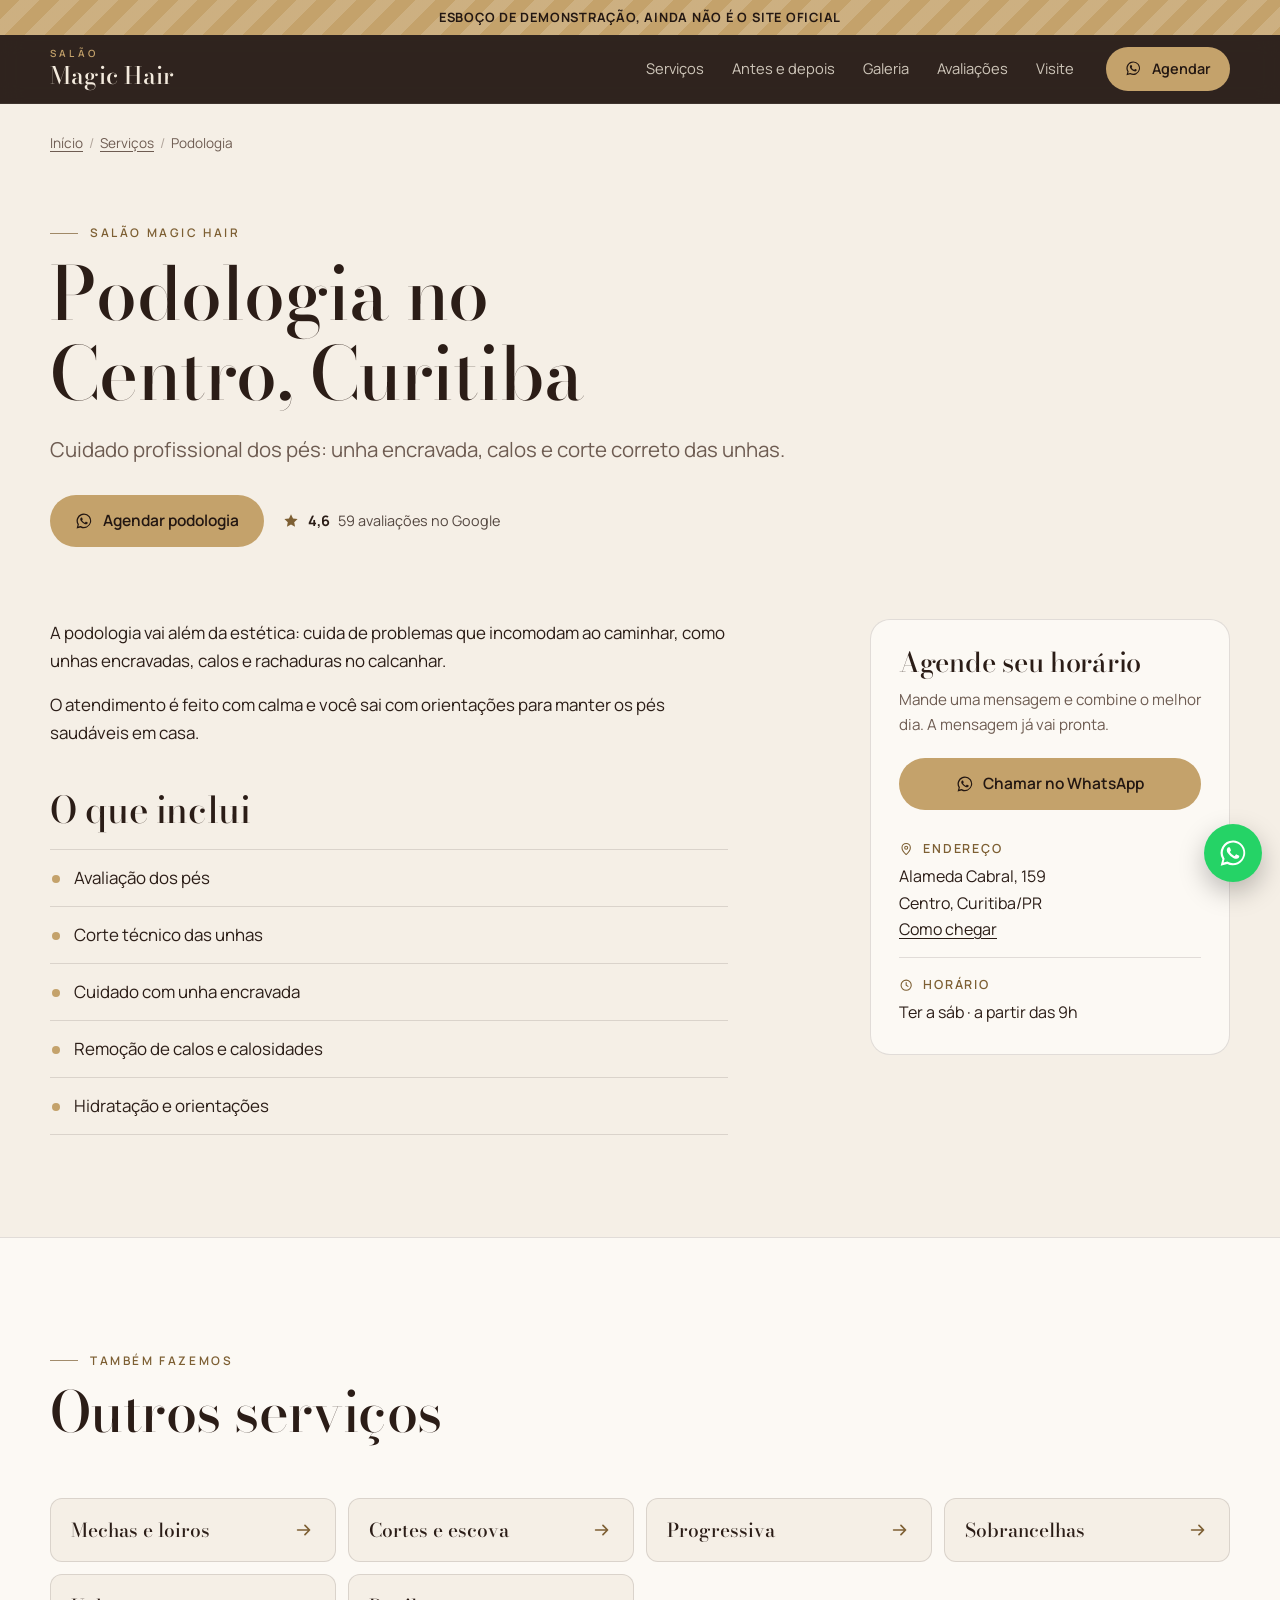
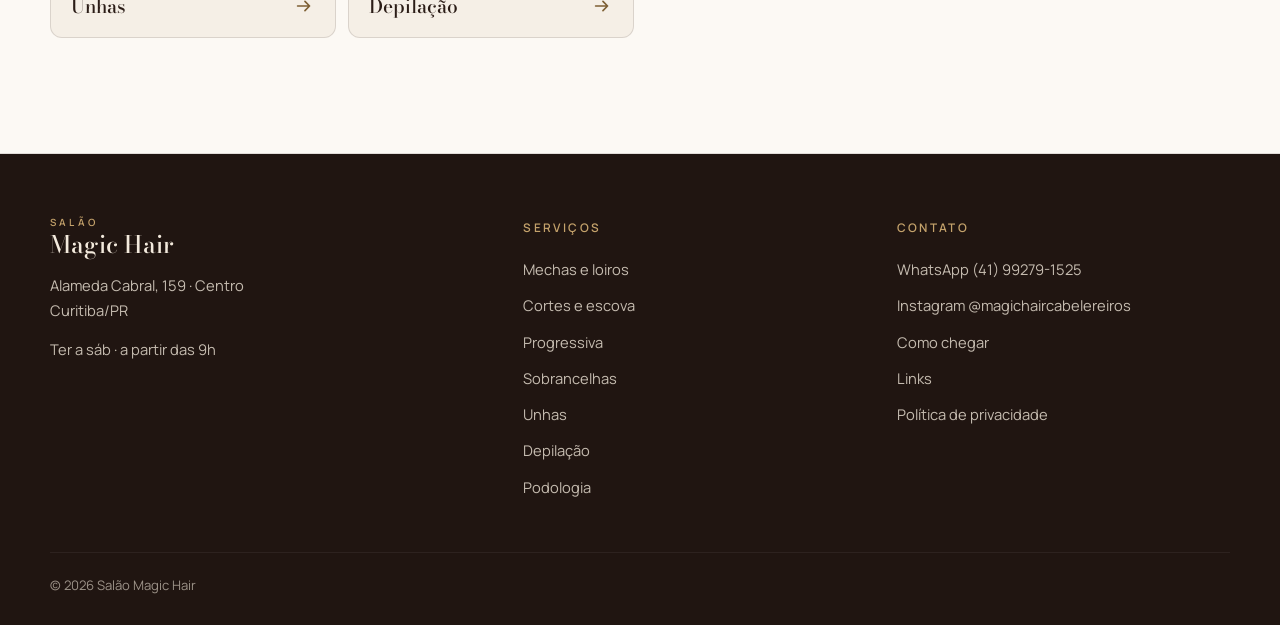
<file: servicos/podologia/index.html>
<!DOCTYPE html>
<html lang="pt-BR">
<head>
<meta charset="utf-8">
<meta name="viewport" content="width=device-width, initial-scale=1, viewport-fit=cover">
<title>Podologia no Centro, Curitiba | Salão Magic Hair</title>
<meta name="description" content="Cuidado profissional dos pés: unha encravada, calos e corte correto das unhas. Salão Magic Hair, Alameda Cabral, 159, Centro, Curitiba. Agende pelo WhatsApp.">
<meta name="robots" content="noindex, nofollow">
<link rel="canonical" href="https://rodolfoabenito-pixel.github.io/magic-hair/servicos/podologia/">
<meta name="theme-color" content="#231712">
<meta property="og:type" content="website">
<meta property="og:locale" content="pt_BR">
<meta property="og:site_name" content="Salão Magic Hair">
<meta property="og:title" content="Podologia no Centro, Curitiba | Salão Magic Hair">
<meta property="og:description" content="Cuidado profissional dos pés: unha encravada, calos e corte correto das unhas. Salão Magic Hair, Alameda Cabral, 159, Centro, Curitiba. Agende pelo WhatsApp.">
<meta property="og:url" content="https://rodolfoabenito-pixel.github.io/magic-hair/servicos/podologia/">
<meta property="og:image" content="https://rodolfoabenito-pixel.github.io/magic-hair/og-image.jpg">
<meta property="og:image:width" content="1200">
<meta property="og:image:height" content="630">
<meta name="twitter:card" content="summary_large_image">
<link rel="icon" href="../../favicon.png">
<link rel="apple-touch-icon" href="../../icon-180.png">
<link rel="preconnect" href="https://fonts.googleapis.com">
<link rel="preconnect" href="https://fonts.gstatic.com" crossorigin>
<link rel="stylesheet" href="https://fonts.googleapis.com/css2?family=Bodoni+Moda:ital,opsz,wght@0,6..96,400..700;1,6..96,400..700&amp;family=Manrope:wght@400;500;600;700&amp;display=swap">
<link rel="stylesheet" href="../../assets/site.css?v=747697f4">
<style>:root{--fundo:#F5EFE6;--superficie:#FCF9F4;--texto:#2B1D17;--suave:#6E5C52;--escuro:#231712;--escuro-2:#38261D;--claro-sobre-escuro:#F3EADD;--destaque:#C4A26B;--destaque-texto:#7D5F33;--linha:rgba(43,29,23,.13);--fonte-titulo:"Bodoni Moda",Georgia,serif;--fonte-texto:"Manrope",system-ui,sans-serif}</style>
<script type="application/ld+json">{"@context":"https://schema.org","@type":"HairSalon","name":"Salão Magic Hair","description":"Salão de beleza na Alameda Cabral, Centro de Curitiba: mechas e loiros, cortes e escova, progressiva, sobrancelhas, unhas, depilação e podologia. Agende pelo WhatsApp.","telephone":"+5541992791525","address":{"@type":"PostalAddress","streetAddress":"Alameda Cabral, 159 - Centro","addressLocality":"Curitiba","addressRegion":"PR","addressCountry":"BR"},"@id":"https://rodolfoabenito-pixel.github.io/magic-hair/#negocio","url":"https://rodolfoabenito-pixel.github.io/magic-hair/","image":"https://rodolfoabenito-pixel.github.io/magic-hair/og-image.jpg","hasMap":"https://www.google.com/maps/search/?api=1&query=Sal%C3%A3o%20Magic%20Hair%2C%20Alameda%20Cabral%2C%20159%2C%20Curitiba","sameAs":["https://www.instagram.com/magichaircabelereiros/"],"aggregateRating":{"@type":"AggregateRating","ratingValue":4.6,"reviewCount":59,"bestRating":5,"worstRating":1}}</script>
<script type="application/ld+json">{"@context":"https://schema.org","@type":"Service","name":"Podologia no Centro, Curitiba","serviceType":"Podologia","description":"Cuidado profissional dos pés: unha encravada, calos e corte correto das unhas.","areaServed":{"@type":"City","name":"Curitiba"},"provider":{"@id":"https://rodolfoabenito-pixel.github.io/magic-hair/#negocio"},"url":"https://rodolfoabenito-pixel.github.io/magic-hair/servicos/podologia/"}</script>
<script type="application/ld+json">{"@context":"https://schema.org","@type":"BreadcrumbList","itemListElement":[{"@type":"ListItem","position":1,"name":"Início","item":"https://rodolfoabenito-pixel.github.io/magic-hair/"},{"@type":"ListItem","position":2,"name":"Podologia","item":"https://rodolfoabenito-pixel.github.io/magic-hair/servicos/podologia/"}]}</script>
</head>
<body class="">
<a class="pular" href="#conteudo">Pular para o conteúdo</a>
<div class="faixa-demo" role="note">Esboço de demonstração, ainda não é o site oficial</div>
<header class="topo">
  <div class="wrap topo-in">
    <a class="marca" href="../../" aria-label="Salão Magic Hair, página inicial"><span class="marca-pre">Salão</span><span class="marca-nome">Magic Hair</span></a>
    <nav class="nav" aria-label="Principal">
      <button class="nav-botao" type="button" aria-expanded="false" aria-controls="nav-lista"><svg viewBox="0 0 24 24" aria-hidden="true" class="ic"><path d="M4 7h16M4 12h16M4 17h16" stroke="currentColor" stroke-width="1.8" stroke-linecap="round"/></svg><span>Menu</span></button>
      <ul id="nav-lista"><li><a href="../../#servicos">Serviços</a></li><li><a href="../../#antes-depois">Antes e depois</a></li><li><a href="../../#galeria">Galeria</a></li><li><a href="../../#avaliacoes">Avaliações</a></li><li><a href="../../#visite">Visite</a></li></ul>
    </nav>
    <a class="botao botao-ouro botao-p topo-cta" href="https://wa.me/5541992791525?text=Ol%C3%A1!%20Vi%20o%20site%20do%20Sal%C3%A3o%20Magic%20Hair%20e%20gostaria%20de%20agendar%20um%20hor%C3%A1rio." target="_blank" rel="noopener"><svg viewBox="0 0 24 24" aria-hidden="true" class="ic"><path fill="currentColor" d="M12.04 2a9.9 9.9 0 0 0-8.5 15l-1.4 5.1 5.24-1.37A9.9 9.9 0 1 0 12.04 2Zm0 18.1a8.2 8.2 0 0 1-4.18-1.15l-.3-.18-3.1.82.83-3.03-.2-.31a8.22 8.22 0 1 1 6.95 3.85Zm4.5-6.15c-.25-.12-1.46-.72-1.69-.8-.23-.08-.39-.12-.56.12-.16.25-.64.8-.78.97-.15.16-.29.18-.54.06a6.7 6.7 0 0 1-3.34-2.92c-.25-.43.25-.4.72-1.34.08-.16.04-.3-.02-.43-.06-.12-.56-1.34-.76-1.84-.2-.48-.4-.41-.56-.42h-.47a.9.9 0 0 0-.66.31 2.76 2.76 0 0 0-.86 2.06 4.8 4.8 0 0 0 1 2.55 11 11 0 0 0 4.2 3.7c1.56.68 2.18.73 2.96.62.48-.07 1.46-.6 1.67-1.18.2-.58.2-1.08.14-1.18-.06-.1-.22-.17-.47-.29Z"/></svg><span>Agendar</span></a>
  </div>
</header>
<main id="conteudo">
<section class="pagina-servico">
  <div class="wrap">
    <nav class="trilha" aria-label="Você está em">
      <ol><li><a href="../../">Início</a></li><li><a href="../../#servicos">Serviços</a></li><li aria-current="page">Podologia</li></ol>
    </nav>
    <div class="ps-cab">
      <p class="sobretitulo">Salão Magic Hair</p>
      <h1>Podologia no Centro, Curitiba</h1>
      <p class="ps-lead">Cuidado profissional dos pés: unha encravada, calos e corte correto das unhas.</p>
      <div class="acoes">
        <a class="botao botao-ouro" href="https://wa.me/5541992791525?text=Ol%C3%A1!%20Vi%20o%20site%20do%20Magic%20Hair%20e%20quero%20agendar%20podologia." target="_blank" rel="noopener"><svg viewBox="0 0 24 24" aria-hidden="true" class="ic"><path fill="currentColor" d="M12.04 2a9.9 9.9 0 0 0-8.5 15l-1.4 5.1 5.24-1.37A9.9 9.9 0 1 0 12.04 2Zm0 18.1a8.2 8.2 0 0 1-4.18-1.15l-.3-.18-3.1.82.83-3.03-.2-.31a8.22 8.22 0 1 1 6.95 3.85Zm4.5-6.15c-.25-.12-1.46-.72-1.69-.8-.23-.08-.39-.12-.56.12-.16.25-.64.8-.78.97-.15.16-.29.18-.54.06a6.7 6.7 0 0 1-3.34-2.92c-.25-.43.25-.4.72-1.34.08-.16.04-.3-.02-.43-.06-.12-.56-1.34-.76-1.84-.2-.48-.4-.41-.56-.42h-.47a.9.9 0 0 0-.66.31 2.76 2.76 0 0 0-.86 2.06 4.8 4.8 0 0 0 1 2.55 11 11 0 0 0 4.2 3.7c1.56.68 2.18.73 2.96.62.48-.07 1.46-.6 1.67-1.18.2-.58.2-1.08.14-1.18-.06-.1-.22-.17-.47-.29Z"/></svg><span>Agendar podologia</span></a>
        <a class="selo-google " href="https://www.google.com/maps/search/?api=1&amp;query=Sal%C3%A3o%20Magic%20Hair%2C%20Alameda%20Cabral%2C%20159%2C%20Curitiba" target="_blank" rel="noopener" aria-label="Nota 4,6 de 5, 59 avaliações no Google"><svg viewBox="0 0 24 24" aria-hidden="true" class="ic"><path fill="currentColor" d="m12 3 2.7 5.6 6.1.8-4.5 4.2 1.1 6.1L12 16.8l-5.4 2.9 1.1-6.1-4.5-4.2 6.1-.8L12 3Z"/></svg><b>4,6</b><span>59 avaliações no Google</span></a>
      </div>
    </div>
    <div class="ps-corpo">
      <div class="ps-texto">
        
        <p>A podologia vai além da estética: cuida de problemas que incomodam ao caminhar, como unhas encravadas, calos e rachaduras no calcanhar.</p>
        <p>O atendimento é feito com calma e você sai com orientações para manter os pés saudáveis em casa.</p>
        <h2>O que inclui</h2>
        <ul class="inclui"><li>Avaliação dos pés</li><li>Corte técnico das unhas</li><li>Cuidado com unha encravada</li><li>Remoção de calos e calosidades</li><li>Hidratação e orientações</li></ul>
        
      </div>
      <aside class="ps-lado" aria-label="Informações para agendar">
        <h2>Agende seu horário</h2>
        <p>Mande uma mensagem e combine o melhor dia. A mensagem já vai pronta.</p>
        <a class="botao botao-ouro botao-largo" href="https://wa.me/5541992791525?text=Ol%C3%A1!%20Vi%20o%20site%20do%20Magic%20Hair%20e%20quero%20agendar%20podologia." target="_blank" rel="noopener"><svg viewBox="0 0 24 24" aria-hidden="true" class="ic"><path fill="currentColor" d="M12.04 2a9.9 9.9 0 0 0-8.5 15l-1.4 5.1 5.24-1.37A9.9 9.9 0 1 0 12.04 2Zm0 18.1a8.2 8.2 0 0 1-4.18-1.15l-.3-.18-3.1.82.83-3.03-.2-.31a8.22 8.22 0 1 1 6.95 3.85Zm4.5-6.15c-.25-.12-1.46-.72-1.69-.8-.23-.08-.39-.12-.56.12-.16.25-.64.8-.78.97-.15.16-.29.18-.54.06a6.7 6.7 0 0 1-3.34-2.92c-.25-.43.25-.4.72-1.34.08-.16.04-.3-.02-.43-.06-.12-.56-1.34-.76-1.84-.2-.48-.4-.41-.56-.42h-.47a.9.9 0 0 0-.66.31 2.76 2.76 0 0 0-.86 2.06 4.8 4.8 0 0 0 1 2.55 11 11 0 0 0 4.2 3.7c1.56.68 2.18.73 2.96.62.48-.07 1.46-.6 1.67-1.18.2-.58.2-1.08.14-1.18-.06-.1-.22-.17-.47-.29Z"/></svg><span>Chamar no WhatsApp</span></a>
        <dl class="info info-clara">
          <div><dt><svg viewBox="0 0 24 24" aria-hidden="true" class="ic"><path d="M12 21s-7-6.2-7-11.5a7 7 0 0 1 14 0C19 14.8 12 21 12 21Z" fill="none" stroke="currentColor" stroke-width="1.8" stroke-linejoin="round"/><circle cx="12" cy="9.5" r="2.5" fill="none" stroke="currentColor" stroke-width="1.8"/></svg>Endereço</dt><dd>Alameda Cabral, 159<br>Centro, Curitiba/PR<br><a href="https://www.google.com/maps/search/?api=1&amp;query=Sal%C3%A3o%20Magic%20Hair%2C%20Alameda%20Cabral%2C%20159%2C%20Curitiba" target="_blank" rel="noopener">Como chegar</a></dd></div>
          <div><dt><svg viewBox="0 0 24 24" aria-hidden="true" class="ic"><circle cx="12" cy="12" r="8.5" fill="none" stroke="currentColor" stroke-width="1.8"/><path d="M12 7.5V12l3 2" fill="none" stroke="currentColor" stroke-width="1.8" stroke-linecap="round"/></svg>Horário</dt><dd>Ter a sáb · a partir das 9h</dd></div>
        </dl>
      </aside>
    </div>
  </div>
</section>
<section class="secao secao-alt" aria-labelledby="outros-titulo">
  <div class="wrap">
    <div class="secao-cab"><p class="sobretitulo">Também fazemos</p><h2 id="outros-titulo">Outros serviços</h2></div>
    <ul class="outros"><li><a href="../../servicos/mechas-e-loiros/"><span>Mechas e loiros</span><svg viewBox="0 0 24 24" aria-hidden="true" class="ic"><path d="M5 12h13m-5-5 5 5-5 5" fill="none" stroke="currentColor" stroke-width="1.8" stroke-linecap="round" stroke-linejoin="round"/></svg></a></li><li><a href="../../servicos/cortes-e-escova/"><span>Cortes e escova</span><svg viewBox="0 0 24 24" aria-hidden="true" class="ic"><path d="M5 12h13m-5-5 5 5-5 5" fill="none" stroke="currentColor" stroke-width="1.8" stroke-linecap="round" stroke-linejoin="round"/></svg></a></li><li><a href="../../servicos/progressiva/"><span>Progressiva</span><svg viewBox="0 0 24 24" aria-hidden="true" class="ic"><path d="M5 12h13m-5-5 5 5-5 5" fill="none" stroke="currentColor" stroke-width="1.8" stroke-linecap="round" stroke-linejoin="round"/></svg></a></li><li><a href="../../servicos/sobrancelhas/"><span>Sobrancelhas</span><svg viewBox="0 0 24 24" aria-hidden="true" class="ic"><path d="M5 12h13m-5-5 5 5-5 5" fill="none" stroke="currentColor" stroke-width="1.8" stroke-linecap="round" stroke-linejoin="round"/></svg></a></li><li><a href="../../servicos/unhas/"><span>Unhas</span><svg viewBox="0 0 24 24" aria-hidden="true" class="ic"><path d="M5 12h13m-5-5 5 5-5 5" fill="none" stroke="currentColor" stroke-width="1.8" stroke-linecap="round" stroke-linejoin="round"/></svg></a></li><li><a href="../../servicos/depilacao/"><span>Depilação</span><svg viewBox="0 0 24 24" aria-hidden="true" class="ic"><path d="M5 12h13m-5-5 5 5-5 5" fill="none" stroke="currentColor" stroke-width="1.8" stroke-linecap="round" stroke-linejoin="round"/></svg></a></li></ul>
  </div>
</section>
</main>
<footer class="rodape">
  <div class="wrap rodape-in">
    <div>
      <p class="rodape-marca"><span class="marca-pre">Salão</span><span class="marca-nome">Magic Hair</span></p>
      <p>Alameda Cabral, 159 · Centro<br>Curitiba/PR</p>
      <p>Ter a sáb · a partir das 9h</p>
    </div>
    <div>
      <p class="rodape-titulo">Serviços</p>
      <ul class="rodape-lista"><li><a href="../../servicos/mechas-e-loiros/">Mechas e loiros</a></li><li><a href="../../servicos/cortes-e-escova/">Cortes e escova</a></li><li><a href="../../servicos/progressiva/">Progressiva</a></li><li><a href="../../servicos/sobrancelhas/">Sobrancelhas</a></li><li><a href="../../servicos/unhas/">Unhas</a></li><li><a href="../../servicos/depilacao/">Depilação</a></li><li><a href="../../servicos/podologia/">Podologia</a></li></ul>
    </div>
    <div>
      <p class="rodape-titulo">Contato</p>
      <ul class="rodape-lista">
        <li><a href="https://wa.me/5541992791525?text=Ol%C3%A1!%20Vi%20o%20site%20do%20Sal%C3%A3o%20Magic%20Hair%20e%20gostaria%20de%20agendar%20um%20hor%C3%A1rio." target="_blank" rel="noopener">WhatsApp (41) 99279-1525</a></li>
        <li><a href="https://www.instagram.com/magichaircabelereiros/" target="_blank" rel="noopener">Instagram @magichaircabelereiros</a></li>
        <li><a href="https://www.google.com/maps/search/?api=1&amp;query=Sal%C3%A3o%20Magic%20Hair%2C%20Alameda%20Cabral%2C%20159%2C%20Curitiba" target="_blank" rel="noopener">Como chegar</a></li>
        <li><a href="../../links/">Links</a></li>
        <li><a href="../../privacidade/">Política de privacidade</a></li>
      </ul>
    </div>
  </div>
  <div class="wrap rodape-base">
    <p>© 2026 Salão Magic Hair</p>
    
  </div>
</footer>
<a class="wa-flutuante" href="https://wa.me/5541992791525?text=Ol%C3%A1!%20Vi%20o%20site%20do%20Magic%20Hair%20e%20quero%20agendar%20podologia." target="_blank" rel="noopener" aria-label="Agendar pelo WhatsApp"><svg viewBox="0 0 24 24" aria-hidden="true" class="ic"><path fill="currentColor" d="M12.04 2a9.9 9.9 0 0 0-8.5 15l-1.4 5.1 5.24-1.37A9.9 9.9 0 1 0 12.04 2Zm0 18.1a8.2 8.2 0 0 1-4.18-1.15l-.3-.18-3.1.82.83-3.03-.2-.31a8.22 8.22 0 1 1 6.95 3.85Zm4.5-6.15c-.25-.12-1.46-.72-1.69-.8-.23-.08-.39-.12-.56.12-.16.25-.64.8-.78.97-.15.16-.29.18-.54.06a6.7 6.7 0 0 1-3.34-2.92c-.25-.43.25-.4.72-1.34.08-.16.04-.3-.02-.43-.06-.12-.56-1.34-.76-1.84-.2-.48-.4-.41-.56-.42h-.47a.9.9 0 0 0-.66.31 2.76 2.76 0 0 0-.86 2.06 4.8 4.8 0 0 0 1 2.55 11 11 0 0 0 4.2 3.7c1.56.68 2.18.73 2.96.62.48-.07 1.46-.6 1.67-1.18.2-.58.2-1.08.14-1.18-.06-.1-.22-.17-.47-.29Z"/></svg></a>
<script src="../../assets/site.js?v=747697f4" defer></script>
</body>
</html>
</file>
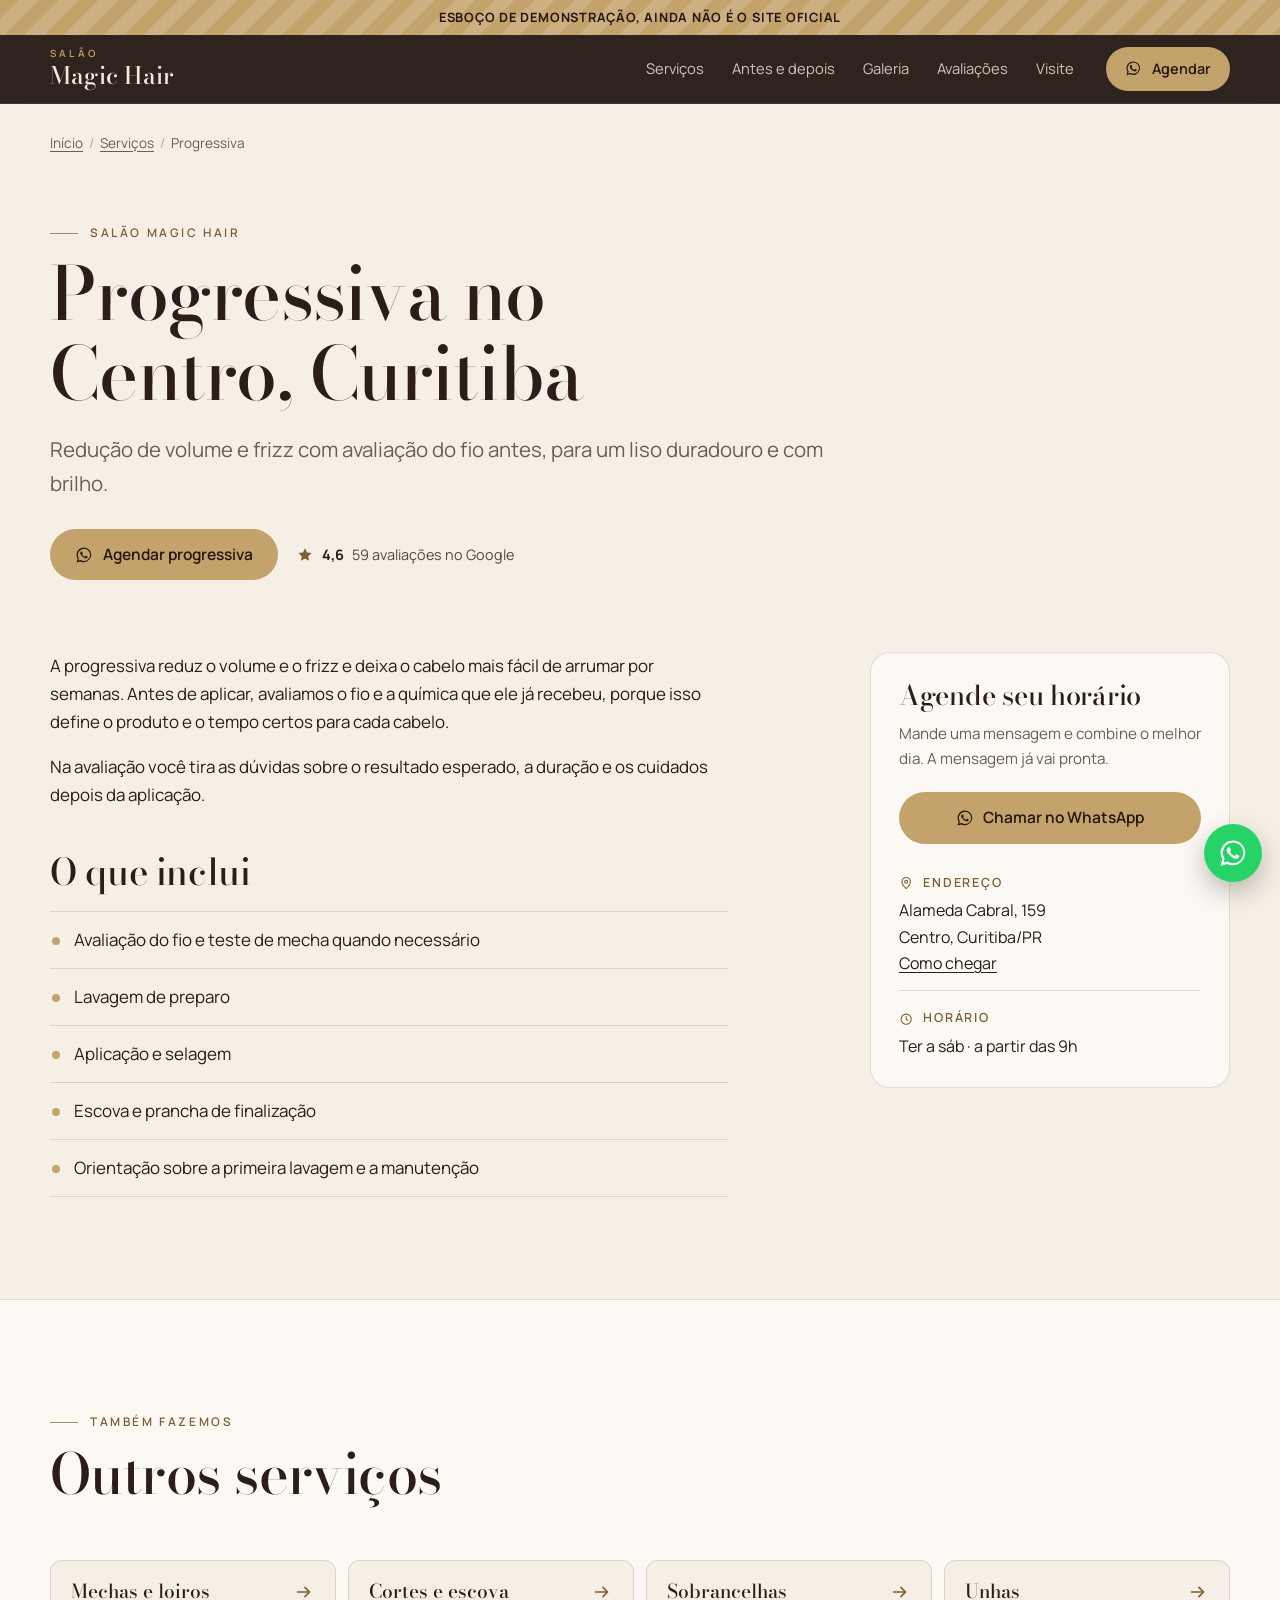
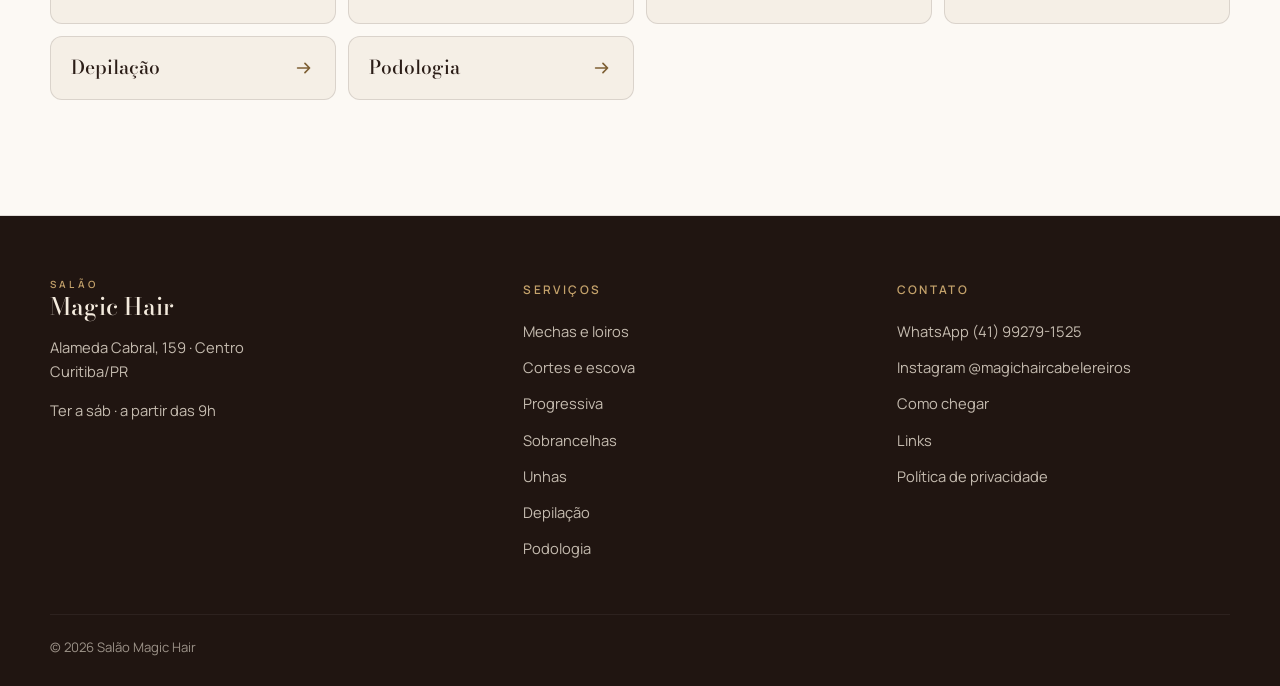
<file: servicos/progressiva/index.html>
<!DOCTYPE html>
<html lang="pt-BR">
<head>
<meta charset="utf-8">
<meta name="viewport" content="width=device-width, initial-scale=1, viewport-fit=cover">
<title>Progressiva no Centro, Curitiba | Salão Magic Hair</title>
<meta name="description" content="Redução de volume e frizz com avaliação do fio antes, para um liso duradouro e com brilho. Salão Magic Hair, Alameda Cabral, 159, Centro, Curitiba. Agende pelo WhatsApp.">
<meta name="robots" content="noindex, nofollow">
<link rel="canonical" href="https://rodolfoabenito-pixel.github.io/magic-hair/servicos/progressiva/">
<meta name="theme-color" content="#231712">
<meta property="og:type" content="website">
<meta property="og:locale" content="pt_BR">
<meta property="og:site_name" content="Salão Magic Hair">
<meta property="og:title" content="Progressiva no Centro, Curitiba | Salão Magic Hair">
<meta property="og:description" content="Redução de volume e frizz com avaliação do fio antes, para um liso duradouro e com brilho. Salão Magic Hair, Alameda Cabral, 159, Centro, Curitiba. Agende pelo WhatsApp.">
<meta property="og:url" content="https://rodolfoabenito-pixel.github.io/magic-hair/servicos/progressiva/">
<meta property="og:image" content="https://rodolfoabenito-pixel.github.io/magic-hair/og-image.jpg">
<meta property="og:image:width" content="1200">
<meta property="og:image:height" content="630">
<meta name="twitter:card" content="summary_large_image">
<link rel="icon" href="../../favicon.png">
<link rel="apple-touch-icon" href="../../icon-180.png">
<link rel="preconnect" href="https://fonts.googleapis.com">
<link rel="preconnect" href="https://fonts.gstatic.com" crossorigin>
<link rel="stylesheet" href="https://fonts.googleapis.com/css2?family=Bodoni+Moda:ital,opsz,wght@0,6..96,400..700;1,6..96,400..700&amp;family=Manrope:wght@400;500;600;700&amp;display=swap">
<link rel="stylesheet" href="../../assets/site.css?v=747697f4">
<style>:root{--fundo:#F5EFE6;--superficie:#FCF9F4;--texto:#2B1D17;--suave:#6E5C52;--escuro:#231712;--escuro-2:#38261D;--claro-sobre-escuro:#F3EADD;--destaque:#C4A26B;--destaque-texto:#7D5F33;--linha:rgba(43,29,23,.13);--fonte-titulo:"Bodoni Moda",Georgia,serif;--fonte-texto:"Manrope",system-ui,sans-serif}</style>
<script type="application/ld+json">{"@context":"https://schema.org","@type":"HairSalon","name":"Salão Magic Hair","description":"Salão de beleza na Alameda Cabral, Centro de Curitiba: mechas e loiros, cortes e escova, progressiva, sobrancelhas, unhas, depilação e podologia. Agende pelo WhatsApp.","telephone":"+5541992791525","address":{"@type":"PostalAddress","streetAddress":"Alameda Cabral, 159 - Centro","addressLocality":"Curitiba","addressRegion":"PR","addressCountry":"BR"},"@id":"https://rodolfoabenito-pixel.github.io/magic-hair/#negocio","url":"https://rodolfoabenito-pixel.github.io/magic-hair/","image":"https://rodolfoabenito-pixel.github.io/magic-hair/og-image.jpg","hasMap":"https://www.google.com/maps/search/?api=1&query=Sal%C3%A3o%20Magic%20Hair%2C%20Alameda%20Cabral%2C%20159%2C%20Curitiba","sameAs":["https://www.instagram.com/magichaircabelereiros/"],"aggregateRating":{"@type":"AggregateRating","ratingValue":4.6,"reviewCount":59,"bestRating":5,"worstRating":1}}</script>
<script type="application/ld+json">{"@context":"https://schema.org","@type":"Service","name":"Progressiva no Centro, Curitiba","serviceType":"Progressiva","description":"Redução de volume e frizz com avaliação do fio antes, para um liso duradouro e com brilho.","areaServed":{"@type":"City","name":"Curitiba"},"provider":{"@id":"https://rodolfoabenito-pixel.github.io/magic-hair/#negocio"},"url":"https://rodolfoabenito-pixel.github.io/magic-hair/servicos/progressiva/"}</script>
<script type="application/ld+json">{"@context":"https://schema.org","@type":"BreadcrumbList","itemListElement":[{"@type":"ListItem","position":1,"name":"Início","item":"https://rodolfoabenito-pixel.github.io/magic-hair/"},{"@type":"ListItem","position":2,"name":"Progressiva","item":"https://rodolfoabenito-pixel.github.io/magic-hair/servicos/progressiva/"}]}</script>
</head>
<body class="">
<a class="pular" href="#conteudo">Pular para o conteúdo</a>
<div class="faixa-demo" role="note">Esboço de demonstração, ainda não é o site oficial</div>
<header class="topo">
  <div class="wrap topo-in">
    <a class="marca" href="../../" aria-label="Salão Magic Hair, página inicial"><span class="marca-pre">Salão</span><span class="marca-nome">Magic Hair</span></a>
    <nav class="nav" aria-label="Principal">
      <button class="nav-botao" type="button" aria-expanded="false" aria-controls="nav-lista"><svg viewBox="0 0 24 24" aria-hidden="true" class="ic"><path d="M4 7h16M4 12h16M4 17h16" stroke="currentColor" stroke-width="1.8" stroke-linecap="round"/></svg><span>Menu</span></button>
      <ul id="nav-lista"><li><a href="../../#servicos">Serviços</a></li><li><a href="../../#antes-depois">Antes e depois</a></li><li><a href="../../#galeria">Galeria</a></li><li><a href="../../#avaliacoes">Avaliações</a></li><li><a href="../../#visite">Visite</a></li></ul>
    </nav>
    <a class="botao botao-ouro botao-p topo-cta" href="https://wa.me/5541992791525?text=Ol%C3%A1!%20Vi%20o%20site%20do%20Sal%C3%A3o%20Magic%20Hair%20e%20gostaria%20de%20agendar%20um%20hor%C3%A1rio." target="_blank" rel="noopener"><svg viewBox="0 0 24 24" aria-hidden="true" class="ic"><path fill="currentColor" d="M12.04 2a9.9 9.9 0 0 0-8.5 15l-1.4 5.1 5.24-1.37A9.9 9.9 0 1 0 12.04 2Zm0 18.1a8.2 8.2 0 0 1-4.18-1.15l-.3-.18-3.1.82.83-3.03-.2-.31a8.22 8.22 0 1 1 6.95 3.85Zm4.5-6.15c-.25-.12-1.46-.72-1.69-.8-.23-.08-.39-.12-.56.12-.16.25-.64.8-.78.97-.15.16-.29.18-.54.06a6.7 6.7 0 0 1-3.34-2.92c-.25-.43.25-.4.72-1.34.08-.16.04-.3-.02-.43-.06-.12-.56-1.34-.76-1.84-.2-.48-.4-.41-.56-.42h-.47a.9.9 0 0 0-.66.31 2.76 2.76 0 0 0-.86 2.06 4.8 4.8 0 0 0 1 2.55 11 11 0 0 0 4.2 3.7c1.56.68 2.18.73 2.96.62.48-.07 1.46-.6 1.67-1.18.2-.58.2-1.08.14-1.18-.06-.1-.22-.17-.47-.29Z"/></svg><span>Agendar</span></a>
  </div>
</header>
<main id="conteudo">
<section class="pagina-servico">
  <div class="wrap">
    <nav class="trilha" aria-label="Você está em">
      <ol><li><a href="../../">Início</a></li><li><a href="../../#servicos">Serviços</a></li><li aria-current="page">Progressiva</li></ol>
    </nav>
    <div class="ps-cab">
      <p class="sobretitulo">Salão Magic Hair</p>
      <h1>Progressiva no Centro, Curitiba</h1>
      <p class="ps-lead">Redução de volume e frizz com avaliação do fio antes, para um liso duradouro e com brilho.</p>
      <div class="acoes">
        <a class="botao botao-ouro" href="https://wa.me/5541992791525?text=Ol%C3%A1!%20Vi%20o%20site%20do%20Magic%20Hair%20e%20quero%20agendar%20uma%20progressiva." target="_blank" rel="noopener"><svg viewBox="0 0 24 24" aria-hidden="true" class="ic"><path fill="currentColor" d="M12.04 2a9.9 9.9 0 0 0-8.5 15l-1.4 5.1 5.24-1.37A9.9 9.9 0 1 0 12.04 2Zm0 18.1a8.2 8.2 0 0 1-4.18-1.15l-.3-.18-3.1.82.83-3.03-.2-.31a8.22 8.22 0 1 1 6.95 3.85Zm4.5-6.15c-.25-.12-1.46-.72-1.69-.8-.23-.08-.39-.12-.56.12-.16.25-.64.8-.78.97-.15.16-.29.18-.54.06a6.7 6.7 0 0 1-3.34-2.92c-.25-.43.25-.4.72-1.34.08-.16.04-.3-.02-.43-.06-.12-.56-1.34-.76-1.84-.2-.48-.4-.41-.56-.42h-.47a.9.9 0 0 0-.66.31 2.76 2.76 0 0 0-.86 2.06 4.8 4.8 0 0 0 1 2.55 11 11 0 0 0 4.2 3.7c1.56.68 2.18.73 2.96.62.48-.07 1.46-.6 1.67-1.18.2-.58.2-1.08.14-1.18-.06-.1-.22-.17-.47-.29Z"/></svg><span>Agendar progressiva</span></a>
        <a class="selo-google " href="https://www.google.com/maps/search/?api=1&amp;query=Sal%C3%A3o%20Magic%20Hair%2C%20Alameda%20Cabral%2C%20159%2C%20Curitiba" target="_blank" rel="noopener" aria-label="Nota 4,6 de 5, 59 avaliações no Google"><svg viewBox="0 0 24 24" aria-hidden="true" class="ic"><path fill="currentColor" d="m12 3 2.7 5.6 6.1.8-4.5 4.2 1.1 6.1L12 16.8l-5.4 2.9 1.1-6.1-4.5-4.2 6.1-.8L12 3Z"/></svg><b>4,6</b><span>59 avaliações no Google</span></a>
      </div>
    </div>
    <div class="ps-corpo">
      <div class="ps-texto">
        
        <p>A progressiva reduz o volume e o frizz e deixa o cabelo mais fácil de arrumar por semanas. Antes de aplicar, avaliamos o fio e a química que ele já recebeu, porque isso define o produto e o tempo certos para cada cabelo.</p>
        <p>Na avaliação você tira as dúvidas sobre o resultado esperado, a duração e os cuidados depois da aplicação.</p>
        <h2>O que inclui</h2>
        <ul class="inclui"><li>Avaliação do fio e teste de mecha quando necessário</li><li>Lavagem de preparo</li><li>Aplicação e selagem</li><li>Escova e prancha de finalização</li><li>Orientação sobre a primeira lavagem e a manutenção</li></ul>
        
      </div>
      <aside class="ps-lado" aria-label="Informações para agendar">
        <h2>Agende seu horário</h2>
        <p>Mande uma mensagem e combine o melhor dia. A mensagem já vai pronta.</p>
        <a class="botao botao-ouro botao-largo" href="https://wa.me/5541992791525?text=Ol%C3%A1!%20Vi%20o%20site%20do%20Magic%20Hair%20e%20quero%20agendar%20uma%20progressiva." target="_blank" rel="noopener"><svg viewBox="0 0 24 24" aria-hidden="true" class="ic"><path fill="currentColor" d="M12.04 2a9.9 9.9 0 0 0-8.5 15l-1.4 5.1 5.24-1.37A9.9 9.9 0 1 0 12.04 2Zm0 18.1a8.2 8.2 0 0 1-4.18-1.15l-.3-.18-3.1.82.83-3.03-.2-.31a8.22 8.22 0 1 1 6.95 3.85Zm4.5-6.15c-.25-.12-1.46-.72-1.69-.8-.23-.08-.39-.12-.56.12-.16.25-.64.8-.78.97-.15.16-.29.18-.54.06a6.7 6.7 0 0 1-3.34-2.92c-.25-.43.25-.4.72-1.34.08-.16.04-.3-.02-.43-.06-.12-.56-1.34-.76-1.84-.2-.48-.4-.41-.56-.42h-.47a.9.9 0 0 0-.66.31 2.76 2.76 0 0 0-.86 2.06 4.8 4.8 0 0 0 1 2.55 11 11 0 0 0 4.2 3.7c1.56.68 2.18.73 2.96.62.48-.07 1.46-.6 1.67-1.18.2-.58.2-1.08.14-1.18-.06-.1-.22-.17-.47-.29Z"/></svg><span>Chamar no WhatsApp</span></a>
        <dl class="info info-clara">
          <div><dt><svg viewBox="0 0 24 24" aria-hidden="true" class="ic"><path d="M12 21s-7-6.2-7-11.5a7 7 0 0 1 14 0C19 14.8 12 21 12 21Z" fill="none" stroke="currentColor" stroke-width="1.8" stroke-linejoin="round"/><circle cx="12" cy="9.5" r="2.5" fill="none" stroke="currentColor" stroke-width="1.8"/></svg>Endereço</dt><dd>Alameda Cabral, 159<br>Centro, Curitiba/PR<br><a href="https://www.google.com/maps/search/?api=1&amp;query=Sal%C3%A3o%20Magic%20Hair%2C%20Alameda%20Cabral%2C%20159%2C%20Curitiba" target="_blank" rel="noopener">Como chegar</a></dd></div>
          <div><dt><svg viewBox="0 0 24 24" aria-hidden="true" class="ic"><circle cx="12" cy="12" r="8.5" fill="none" stroke="currentColor" stroke-width="1.8"/><path d="M12 7.5V12l3 2" fill="none" stroke="currentColor" stroke-width="1.8" stroke-linecap="round"/></svg>Horário</dt><dd>Ter a sáb · a partir das 9h</dd></div>
        </dl>
      </aside>
    </div>
  </div>
</section>
<section class="secao secao-alt" aria-labelledby="outros-titulo">
  <div class="wrap">
    <div class="secao-cab"><p class="sobretitulo">Também fazemos</p><h2 id="outros-titulo">Outros serviços</h2></div>
    <ul class="outros"><li><a href="../../servicos/mechas-e-loiros/"><span>Mechas e loiros</span><svg viewBox="0 0 24 24" aria-hidden="true" class="ic"><path d="M5 12h13m-5-5 5 5-5 5" fill="none" stroke="currentColor" stroke-width="1.8" stroke-linecap="round" stroke-linejoin="round"/></svg></a></li><li><a href="../../servicos/cortes-e-escova/"><span>Cortes e escova</span><svg viewBox="0 0 24 24" aria-hidden="true" class="ic"><path d="M5 12h13m-5-5 5 5-5 5" fill="none" stroke="currentColor" stroke-width="1.8" stroke-linecap="round" stroke-linejoin="round"/></svg></a></li><li><a href="../../servicos/sobrancelhas/"><span>Sobrancelhas</span><svg viewBox="0 0 24 24" aria-hidden="true" class="ic"><path d="M5 12h13m-5-5 5 5-5 5" fill="none" stroke="currentColor" stroke-width="1.8" stroke-linecap="round" stroke-linejoin="round"/></svg></a></li><li><a href="../../servicos/unhas/"><span>Unhas</span><svg viewBox="0 0 24 24" aria-hidden="true" class="ic"><path d="M5 12h13m-5-5 5 5-5 5" fill="none" stroke="currentColor" stroke-width="1.8" stroke-linecap="round" stroke-linejoin="round"/></svg></a></li><li><a href="../../servicos/depilacao/"><span>Depilação</span><svg viewBox="0 0 24 24" aria-hidden="true" class="ic"><path d="M5 12h13m-5-5 5 5-5 5" fill="none" stroke="currentColor" stroke-width="1.8" stroke-linecap="round" stroke-linejoin="round"/></svg></a></li><li><a href="../../servicos/podologia/"><span>Podologia</span><svg viewBox="0 0 24 24" aria-hidden="true" class="ic"><path d="M5 12h13m-5-5 5 5-5 5" fill="none" stroke="currentColor" stroke-width="1.8" stroke-linecap="round" stroke-linejoin="round"/></svg></a></li></ul>
  </div>
</section>
</main>
<footer class="rodape">
  <div class="wrap rodape-in">
    <div>
      <p class="rodape-marca"><span class="marca-pre">Salão</span><span class="marca-nome">Magic Hair</span></p>
      <p>Alameda Cabral, 159 · Centro<br>Curitiba/PR</p>
      <p>Ter a sáb · a partir das 9h</p>
    </div>
    <div>
      <p class="rodape-titulo">Serviços</p>
      <ul class="rodape-lista"><li><a href="../../servicos/mechas-e-loiros/">Mechas e loiros</a></li><li><a href="../../servicos/cortes-e-escova/">Cortes e escova</a></li><li><a href="../../servicos/progressiva/">Progressiva</a></li><li><a href="../../servicos/sobrancelhas/">Sobrancelhas</a></li><li><a href="../../servicos/unhas/">Unhas</a></li><li><a href="../../servicos/depilacao/">Depilação</a></li><li><a href="../../servicos/podologia/">Podologia</a></li></ul>
    </div>
    <div>
      <p class="rodape-titulo">Contato</p>
      <ul class="rodape-lista">
        <li><a href="https://wa.me/5541992791525?text=Ol%C3%A1!%20Vi%20o%20site%20do%20Sal%C3%A3o%20Magic%20Hair%20e%20gostaria%20de%20agendar%20um%20hor%C3%A1rio." target="_blank" rel="noopener">WhatsApp (41) 99279-1525</a></li>
        <li><a href="https://www.instagram.com/magichaircabelereiros/" target="_blank" rel="noopener">Instagram @magichaircabelereiros</a></li>
        <li><a href="https://www.google.com/maps/search/?api=1&amp;query=Sal%C3%A3o%20Magic%20Hair%2C%20Alameda%20Cabral%2C%20159%2C%20Curitiba" target="_blank" rel="noopener">Como chegar</a></li>
        <li><a href="../../links/">Links</a></li>
        <li><a href="../../privacidade/">Política de privacidade</a></li>
      </ul>
    </div>
  </div>
  <div class="wrap rodape-base">
    <p>© 2026 Salão Magic Hair</p>
    
  </div>
</footer>
<a class="wa-flutuante" href="https://wa.me/5541992791525?text=Ol%C3%A1!%20Vi%20o%20site%20do%20Magic%20Hair%20e%20quero%20agendar%20uma%20progressiva." target="_blank" rel="noopener" aria-label="Agendar pelo WhatsApp"><svg viewBox="0 0 24 24" aria-hidden="true" class="ic"><path fill="currentColor" d="M12.04 2a9.9 9.9 0 0 0-8.5 15l-1.4 5.1 5.24-1.37A9.9 9.9 0 1 0 12.04 2Zm0 18.1a8.2 8.2 0 0 1-4.18-1.15l-.3-.18-3.1.82.83-3.03-.2-.31a8.22 8.22 0 1 1 6.95 3.85Zm4.5-6.15c-.25-.12-1.46-.72-1.69-.8-.23-.08-.39-.12-.56.12-.16.25-.64.8-.78.97-.15.16-.29.18-.54.06a6.7 6.7 0 0 1-3.34-2.92c-.25-.43.25-.4.72-1.34.08-.16.04-.3-.02-.43-.06-.12-.56-1.34-.76-1.84-.2-.48-.4-.41-.56-.42h-.47a.9.9 0 0 0-.66.31 2.76 2.76 0 0 0-.86 2.06 4.8 4.8 0 0 0 1 2.55 11 11 0 0 0 4.2 3.7c1.56.68 2.18.73 2.96.62.48-.07 1.46-.6 1.67-1.18.2-.58.2-1.08.14-1.18-.06-.1-.22-.17-.47-.29Z"/></svg></a>
<script src="../../assets/site.js?v=747697f4" defer></script>
</body>
</html>
</file>
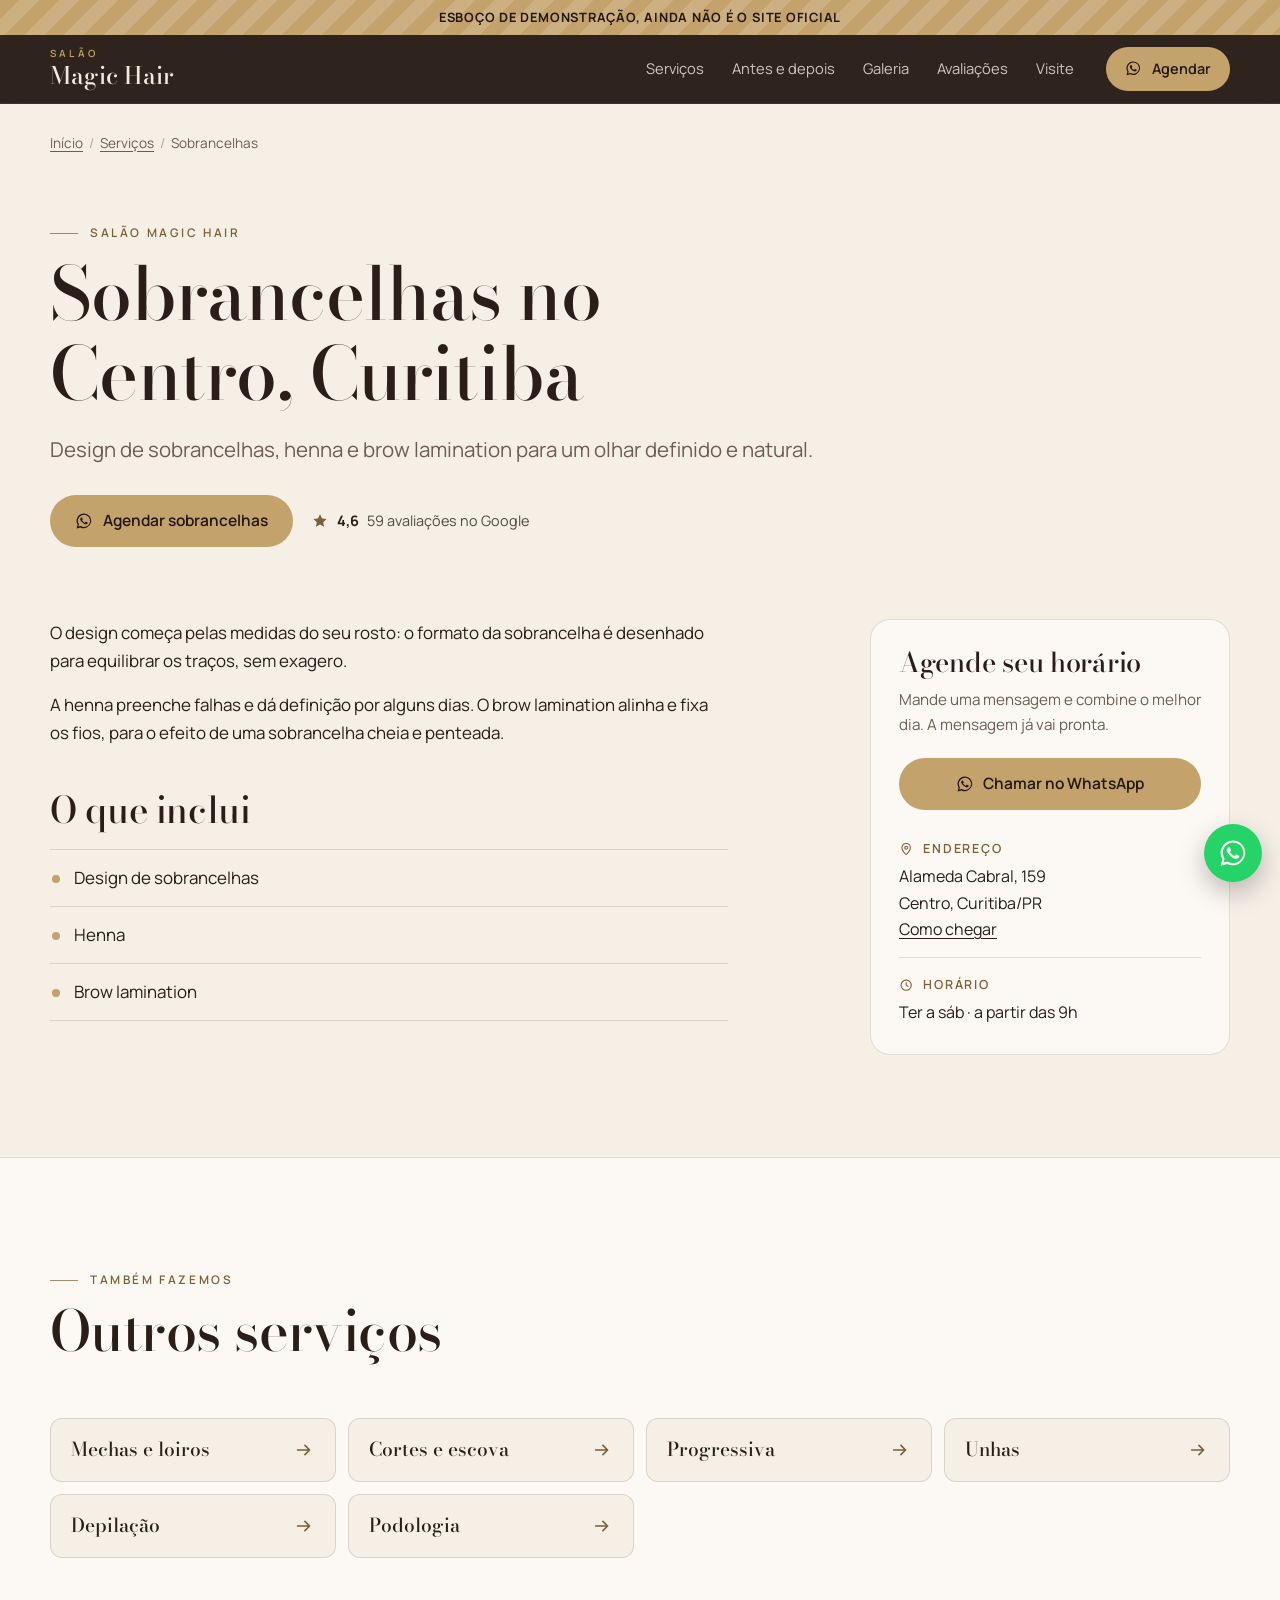
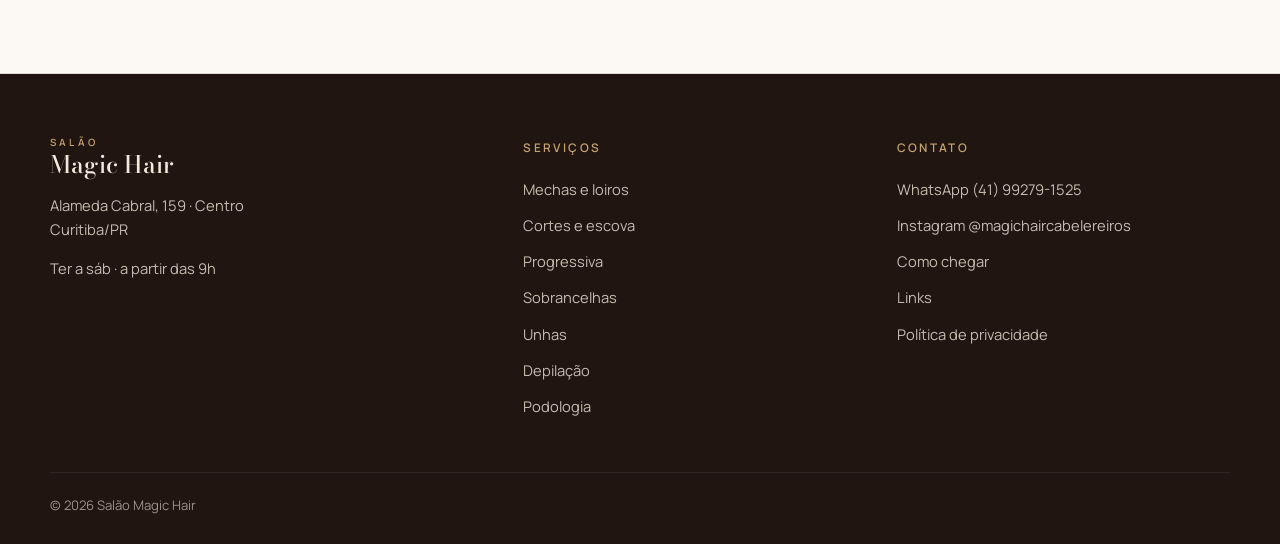
<file: servicos/sobrancelhas/index.html>
<!DOCTYPE html>
<html lang="pt-BR">
<head>
<meta charset="utf-8">
<meta name="viewport" content="width=device-width, initial-scale=1, viewport-fit=cover">
<title>Sobrancelhas no Centro, Curitiba | Salão Magic Hair</title>
<meta name="description" content="Design de sobrancelhas, henna e brow lamination para um olhar definido e natural. Salão Magic Hair, Alameda Cabral, 159, Centro, Curitiba. Agende pelo WhatsApp.">
<meta name="robots" content="noindex, nofollow">
<link rel="canonical" href="https://rodolfoabenito-pixel.github.io/magic-hair/servicos/sobrancelhas/">
<meta name="theme-color" content="#231712">
<meta property="og:type" content="website">
<meta property="og:locale" content="pt_BR">
<meta property="og:site_name" content="Salão Magic Hair">
<meta property="og:title" content="Sobrancelhas no Centro, Curitiba | Salão Magic Hair">
<meta property="og:description" content="Design de sobrancelhas, henna e brow lamination para um olhar definido e natural. Salão Magic Hair, Alameda Cabral, 159, Centro, Curitiba. Agende pelo WhatsApp.">
<meta property="og:url" content="https://rodolfoabenito-pixel.github.io/magic-hair/servicos/sobrancelhas/">
<meta property="og:image" content="https://rodolfoabenito-pixel.github.io/magic-hair/og-image.jpg">
<meta property="og:image:width" content="1200">
<meta property="og:image:height" content="630">
<meta name="twitter:card" content="summary_large_image">
<link rel="icon" href="../../favicon.png">
<link rel="apple-touch-icon" href="../../icon-180.png">
<link rel="preconnect" href="https://fonts.googleapis.com">
<link rel="preconnect" href="https://fonts.gstatic.com" crossorigin>
<link rel="stylesheet" href="https://fonts.googleapis.com/css2?family=Bodoni+Moda:ital,opsz,wght@0,6..96,400..700;1,6..96,400..700&amp;family=Manrope:wght@400;500;600;700&amp;display=swap">
<link rel="stylesheet" href="../../assets/site.css?v=747697f4">
<style>:root{--fundo:#F5EFE6;--superficie:#FCF9F4;--texto:#2B1D17;--suave:#6E5C52;--escuro:#231712;--escuro-2:#38261D;--claro-sobre-escuro:#F3EADD;--destaque:#C4A26B;--destaque-texto:#7D5F33;--linha:rgba(43,29,23,.13);--fonte-titulo:"Bodoni Moda",Georgia,serif;--fonte-texto:"Manrope",system-ui,sans-serif}</style>
<script type="application/ld+json">{"@context":"https://schema.org","@type":"HairSalon","name":"Salão Magic Hair","description":"Salão de beleza na Alameda Cabral, Centro de Curitiba: mechas e loiros, cortes e escova, progressiva, sobrancelhas, unhas, depilação e podologia. Agende pelo WhatsApp.","telephone":"+5541992791525","address":{"@type":"PostalAddress","streetAddress":"Alameda Cabral, 159 - Centro","addressLocality":"Curitiba","addressRegion":"PR","addressCountry":"BR"},"@id":"https://rodolfoabenito-pixel.github.io/magic-hair/#negocio","url":"https://rodolfoabenito-pixel.github.io/magic-hair/","image":"https://rodolfoabenito-pixel.github.io/magic-hair/og-image.jpg","hasMap":"https://www.google.com/maps/search/?api=1&query=Sal%C3%A3o%20Magic%20Hair%2C%20Alameda%20Cabral%2C%20159%2C%20Curitiba","sameAs":["https://www.instagram.com/magichaircabelereiros/"],"aggregateRating":{"@type":"AggregateRating","ratingValue":4.6,"reviewCount":59,"bestRating":5,"worstRating":1}}</script>
<script type="application/ld+json">{"@context":"https://schema.org","@type":"Service","name":"Sobrancelhas no Centro, Curitiba","serviceType":"Sobrancelhas","description":"Design de sobrancelhas, henna e brow lamination para um olhar definido e natural.","areaServed":{"@type":"City","name":"Curitiba"},"provider":{"@id":"https://rodolfoabenito-pixel.github.io/magic-hair/#negocio"},"url":"https://rodolfoabenito-pixel.github.io/magic-hair/servicos/sobrancelhas/"}</script>
<script type="application/ld+json">{"@context":"https://schema.org","@type":"BreadcrumbList","itemListElement":[{"@type":"ListItem","position":1,"name":"Início","item":"https://rodolfoabenito-pixel.github.io/magic-hair/"},{"@type":"ListItem","position":2,"name":"Sobrancelhas","item":"https://rodolfoabenito-pixel.github.io/magic-hair/servicos/sobrancelhas/"}]}</script>
</head>
<body class="">
<a class="pular" href="#conteudo">Pular para o conteúdo</a>
<div class="faixa-demo" role="note">Esboço de demonstração, ainda não é o site oficial</div>
<header class="topo">
  <div class="wrap topo-in">
    <a class="marca" href="../../" aria-label="Salão Magic Hair, página inicial"><span class="marca-pre">Salão</span><span class="marca-nome">Magic Hair</span></a>
    <nav class="nav" aria-label="Principal">
      <button class="nav-botao" type="button" aria-expanded="false" aria-controls="nav-lista"><svg viewBox="0 0 24 24" aria-hidden="true" class="ic"><path d="M4 7h16M4 12h16M4 17h16" stroke="currentColor" stroke-width="1.8" stroke-linecap="round"/></svg><span>Menu</span></button>
      <ul id="nav-lista"><li><a href="../../#servicos">Serviços</a></li><li><a href="../../#antes-depois">Antes e depois</a></li><li><a href="../../#galeria">Galeria</a></li><li><a href="../../#avaliacoes">Avaliações</a></li><li><a href="../../#visite">Visite</a></li></ul>
    </nav>
    <a class="botao botao-ouro botao-p topo-cta" href="https://wa.me/5541992791525?text=Ol%C3%A1!%20Vi%20o%20site%20do%20Sal%C3%A3o%20Magic%20Hair%20e%20gostaria%20de%20agendar%20um%20hor%C3%A1rio." target="_blank" rel="noopener"><svg viewBox="0 0 24 24" aria-hidden="true" class="ic"><path fill="currentColor" d="M12.04 2a9.9 9.9 0 0 0-8.5 15l-1.4 5.1 5.24-1.37A9.9 9.9 0 1 0 12.04 2Zm0 18.1a8.2 8.2 0 0 1-4.18-1.15l-.3-.18-3.1.82.83-3.03-.2-.31a8.22 8.22 0 1 1 6.95 3.85Zm4.5-6.15c-.25-.12-1.46-.72-1.69-.8-.23-.08-.39-.12-.56.12-.16.25-.64.8-.78.97-.15.16-.29.18-.54.06a6.7 6.7 0 0 1-3.34-2.92c-.25-.43.25-.4.72-1.34.08-.16.04-.3-.02-.43-.06-.12-.56-1.34-.76-1.84-.2-.48-.4-.41-.56-.42h-.47a.9.9 0 0 0-.66.31 2.76 2.76 0 0 0-.86 2.06 4.8 4.8 0 0 0 1 2.55 11 11 0 0 0 4.2 3.7c1.56.68 2.18.73 2.96.62.48-.07 1.46-.6 1.67-1.18.2-.58.2-1.08.14-1.18-.06-.1-.22-.17-.47-.29Z"/></svg><span>Agendar</span></a>
  </div>
</header>
<main id="conteudo">
<section class="pagina-servico">
  <div class="wrap">
    <nav class="trilha" aria-label="Você está em">
      <ol><li><a href="../../">Início</a></li><li><a href="../../#servicos">Serviços</a></li><li aria-current="page">Sobrancelhas</li></ol>
    </nav>
    <div class="ps-cab">
      <p class="sobretitulo">Salão Magic Hair</p>
      <h1>Sobrancelhas no Centro, Curitiba</h1>
      <p class="ps-lead">Design de sobrancelhas, henna e brow lamination para um olhar definido e natural.</p>
      <div class="acoes">
        <a class="botao botao-ouro" href="https://wa.me/5541992791525?text=Ol%C3%A1!%20Vi%20o%20site%20do%20Magic%20Hair%20e%20quero%20agendar%20sobrancelha%20(design%2C%20henna%20ou%20brow%20lamination)." target="_blank" rel="noopener"><svg viewBox="0 0 24 24" aria-hidden="true" class="ic"><path fill="currentColor" d="M12.04 2a9.9 9.9 0 0 0-8.5 15l-1.4 5.1 5.24-1.37A9.9 9.9 0 1 0 12.04 2Zm0 18.1a8.2 8.2 0 0 1-4.18-1.15l-.3-.18-3.1.82.83-3.03-.2-.31a8.22 8.22 0 1 1 6.95 3.85Zm4.5-6.15c-.25-.12-1.46-.72-1.69-.8-.23-.08-.39-.12-.56.12-.16.25-.64.8-.78.97-.15.16-.29.18-.54.06a6.7 6.7 0 0 1-3.34-2.92c-.25-.43.25-.4.72-1.34.08-.16.04-.3-.02-.43-.06-.12-.56-1.34-.76-1.84-.2-.48-.4-.41-.56-.42h-.47a.9.9 0 0 0-.66.31 2.76 2.76 0 0 0-.86 2.06 4.8 4.8 0 0 0 1 2.55 11 11 0 0 0 4.2 3.7c1.56.68 2.18.73 2.96.62.48-.07 1.46-.6 1.67-1.18.2-.58.2-1.08.14-1.18-.06-.1-.22-.17-.47-.29Z"/></svg><span>Agendar sobrancelhas</span></a>
        <a class="selo-google " href="https://www.google.com/maps/search/?api=1&amp;query=Sal%C3%A3o%20Magic%20Hair%2C%20Alameda%20Cabral%2C%20159%2C%20Curitiba" target="_blank" rel="noopener" aria-label="Nota 4,6 de 5, 59 avaliações no Google"><svg viewBox="0 0 24 24" aria-hidden="true" class="ic"><path fill="currentColor" d="m12 3 2.7 5.6 6.1.8-4.5 4.2 1.1 6.1L12 16.8l-5.4 2.9 1.1-6.1-4.5-4.2 6.1-.8L12 3Z"/></svg><b>4,6</b><span>59 avaliações no Google</span></a>
      </div>
    </div>
    <div class="ps-corpo">
      <div class="ps-texto">
        
        <p>O design começa pelas medidas do seu rosto: o formato da sobrancelha é desenhado para equilibrar os traços, sem exagero.</p>
        <p>A henna preenche falhas e dá definição por alguns dias. O brow lamination alinha e fixa os fios, para o efeito de uma sobrancelha cheia e penteada.</p>
        <h2>O que inclui</h2>
        <ul class="inclui"><li>Design de sobrancelhas</li><li>Henna</li><li>Brow lamination</li></ul>
        
      </div>
      <aside class="ps-lado" aria-label="Informações para agendar">
        <h2>Agende seu horário</h2>
        <p>Mande uma mensagem e combine o melhor dia. A mensagem já vai pronta.</p>
        <a class="botao botao-ouro botao-largo" href="https://wa.me/5541992791525?text=Ol%C3%A1!%20Vi%20o%20site%20do%20Magic%20Hair%20e%20quero%20agendar%20sobrancelha%20(design%2C%20henna%20ou%20brow%20lamination)." target="_blank" rel="noopener"><svg viewBox="0 0 24 24" aria-hidden="true" class="ic"><path fill="currentColor" d="M12.04 2a9.9 9.9 0 0 0-8.5 15l-1.4 5.1 5.24-1.37A9.9 9.9 0 1 0 12.04 2Zm0 18.1a8.2 8.2 0 0 1-4.18-1.15l-.3-.18-3.1.82.83-3.03-.2-.31a8.22 8.22 0 1 1 6.95 3.85Zm4.5-6.15c-.25-.12-1.46-.72-1.69-.8-.23-.08-.39-.12-.56.12-.16.25-.64.8-.78.97-.15.16-.29.18-.54.06a6.7 6.7 0 0 1-3.34-2.92c-.25-.43.25-.4.72-1.34.08-.16.04-.3-.02-.43-.06-.12-.56-1.34-.76-1.84-.2-.48-.4-.41-.56-.42h-.47a.9.9 0 0 0-.66.31 2.76 2.76 0 0 0-.86 2.06 4.8 4.8 0 0 0 1 2.55 11 11 0 0 0 4.2 3.7c1.56.68 2.18.73 2.96.62.48-.07 1.46-.6 1.67-1.18.2-.58.2-1.08.14-1.18-.06-.1-.22-.17-.47-.29Z"/></svg><span>Chamar no WhatsApp</span></a>
        <dl class="info info-clara">
          <div><dt><svg viewBox="0 0 24 24" aria-hidden="true" class="ic"><path d="M12 21s-7-6.2-7-11.5a7 7 0 0 1 14 0C19 14.8 12 21 12 21Z" fill="none" stroke="currentColor" stroke-width="1.8" stroke-linejoin="round"/><circle cx="12" cy="9.5" r="2.5" fill="none" stroke="currentColor" stroke-width="1.8"/></svg>Endereço</dt><dd>Alameda Cabral, 159<br>Centro, Curitiba/PR<br><a href="https://www.google.com/maps/search/?api=1&amp;query=Sal%C3%A3o%20Magic%20Hair%2C%20Alameda%20Cabral%2C%20159%2C%20Curitiba" target="_blank" rel="noopener">Como chegar</a></dd></div>
          <div><dt><svg viewBox="0 0 24 24" aria-hidden="true" class="ic"><circle cx="12" cy="12" r="8.5" fill="none" stroke="currentColor" stroke-width="1.8"/><path d="M12 7.5V12l3 2" fill="none" stroke="currentColor" stroke-width="1.8" stroke-linecap="round"/></svg>Horário</dt><dd>Ter a sáb · a partir das 9h</dd></div>
        </dl>
      </aside>
    </div>
  </div>
</section>
<section class="secao secao-alt" aria-labelledby="outros-titulo">
  <div class="wrap">
    <div class="secao-cab"><p class="sobretitulo">Também fazemos</p><h2 id="outros-titulo">Outros serviços</h2></div>
    <ul class="outros"><li><a href="../../servicos/mechas-e-loiros/"><span>Mechas e loiros</span><svg viewBox="0 0 24 24" aria-hidden="true" class="ic"><path d="M5 12h13m-5-5 5 5-5 5" fill="none" stroke="currentColor" stroke-width="1.8" stroke-linecap="round" stroke-linejoin="round"/></svg></a></li><li><a href="../../servicos/cortes-e-escova/"><span>Cortes e escova</span><svg viewBox="0 0 24 24" aria-hidden="true" class="ic"><path d="M5 12h13m-5-5 5 5-5 5" fill="none" stroke="currentColor" stroke-width="1.8" stroke-linecap="round" stroke-linejoin="round"/></svg></a></li><li><a href="../../servicos/progressiva/"><span>Progressiva</span><svg viewBox="0 0 24 24" aria-hidden="true" class="ic"><path d="M5 12h13m-5-5 5 5-5 5" fill="none" stroke="currentColor" stroke-width="1.8" stroke-linecap="round" stroke-linejoin="round"/></svg></a></li><li><a href="../../servicos/unhas/"><span>Unhas</span><svg viewBox="0 0 24 24" aria-hidden="true" class="ic"><path d="M5 12h13m-5-5 5 5-5 5" fill="none" stroke="currentColor" stroke-width="1.8" stroke-linecap="round" stroke-linejoin="round"/></svg></a></li><li><a href="../../servicos/depilacao/"><span>Depilação</span><svg viewBox="0 0 24 24" aria-hidden="true" class="ic"><path d="M5 12h13m-5-5 5 5-5 5" fill="none" stroke="currentColor" stroke-width="1.8" stroke-linecap="round" stroke-linejoin="round"/></svg></a></li><li><a href="../../servicos/podologia/"><span>Podologia</span><svg viewBox="0 0 24 24" aria-hidden="true" class="ic"><path d="M5 12h13m-5-5 5 5-5 5" fill="none" stroke="currentColor" stroke-width="1.8" stroke-linecap="round" stroke-linejoin="round"/></svg></a></li></ul>
  </div>
</section>
</main>
<footer class="rodape">
  <div class="wrap rodape-in">
    <div>
      <p class="rodape-marca"><span class="marca-pre">Salão</span><span class="marca-nome">Magic Hair</span></p>
      <p>Alameda Cabral, 159 · Centro<br>Curitiba/PR</p>
      <p>Ter a sáb · a partir das 9h</p>
    </div>
    <div>
      <p class="rodape-titulo">Serviços</p>
      <ul class="rodape-lista"><li><a href="../../servicos/mechas-e-loiros/">Mechas e loiros</a></li><li><a href="../../servicos/cortes-e-escova/">Cortes e escova</a></li><li><a href="../../servicos/progressiva/">Progressiva</a></li><li><a href="../../servicos/sobrancelhas/">Sobrancelhas</a></li><li><a href="../../servicos/unhas/">Unhas</a></li><li><a href="../../servicos/depilacao/">Depilação</a></li><li><a href="../../servicos/podologia/">Podologia</a></li></ul>
    </div>
    <div>
      <p class="rodape-titulo">Contato</p>
      <ul class="rodape-lista">
        <li><a href="https://wa.me/5541992791525?text=Ol%C3%A1!%20Vi%20o%20site%20do%20Sal%C3%A3o%20Magic%20Hair%20e%20gostaria%20de%20agendar%20um%20hor%C3%A1rio." target="_blank" rel="noopener">WhatsApp (41) 99279-1525</a></li>
        <li><a href="https://www.instagram.com/magichaircabelereiros/" target="_blank" rel="noopener">Instagram @magichaircabelereiros</a></li>
        <li><a href="https://www.google.com/maps/search/?api=1&amp;query=Sal%C3%A3o%20Magic%20Hair%2C%20Alameda%20Cabral%2C%20159%2C%20Curitiba" target="_blank" rel="noopener">Como chegar</a></li>
        <li><a href="../../links/">Links</a></li>
        <li><a href="../../privacidade/">Política de privacidade</a></li>
      </ul>
    </div>
  </div>
  <div class="wrap rodape-base">
    <p>© 2026 Salão Magic Hair</p>
    
  </div>
</footer>
<a class="wa-flutuante" href="https://wa.me/5541992791525?text=Ol%C3%A1!%20Vi%20o%20site%20do%20Magic%20Hair%20e%20quero%20agendar%20sobrancelha%20(design%2C%20henna%20ou%20brow%20lamination)." target="_blank" rel="noopener" aria-label="Agendar pelo WhatsApp"><svg viewBox="0 0 24 24" aria-hidden="true" class="ic"><path fill="currentColor" d="M12.04 2a9.9 9.9 0 0 0-8.5 15l-1.4 5.1 5.24-1.37A9.9 9.9 0 1 0 12.04 2Zm0 18.1a8.2 8.2 0 0 1-4.18-1.15l-.3-.18-3.1.82.83-3.03-.2-.31a8.22 8.22 0 1 1 6.95 3.85Zm4.5-6.15c-.25-.12-1.46-.72-1.69-.8-.23-.08-.39-.12-.56.12-.16.25-.64.8-.78.97-.15.16-.29.18-.54.06a6.7 6.7 0 0 1-3.34-2.92c-.25-.43.25-.4.72-1.34.08-.16.04-.3-.02-.43-.06-.12-.56-1.34-.76-1.84-.2-.48-.4-.41-.56-.42h-.47a.9.9 0 0 0-.66.31 2.76 2.76 0 0 0-.86 2.06 4.8 4.8 0 0 0 1 2.55 11 11 0 0 0 4.2 3.7c1.56.68 2.18.73 2.96.62.48-.07 1.46-.6 1.67-1.18.2-.58.2-1.08.14-1.18-.06-.1-.22-.17-.47-.29Z"/></svg></a>
<script src="../../assets/site.js?v=747697f4" defer></script>
</body>
</html>
</file>
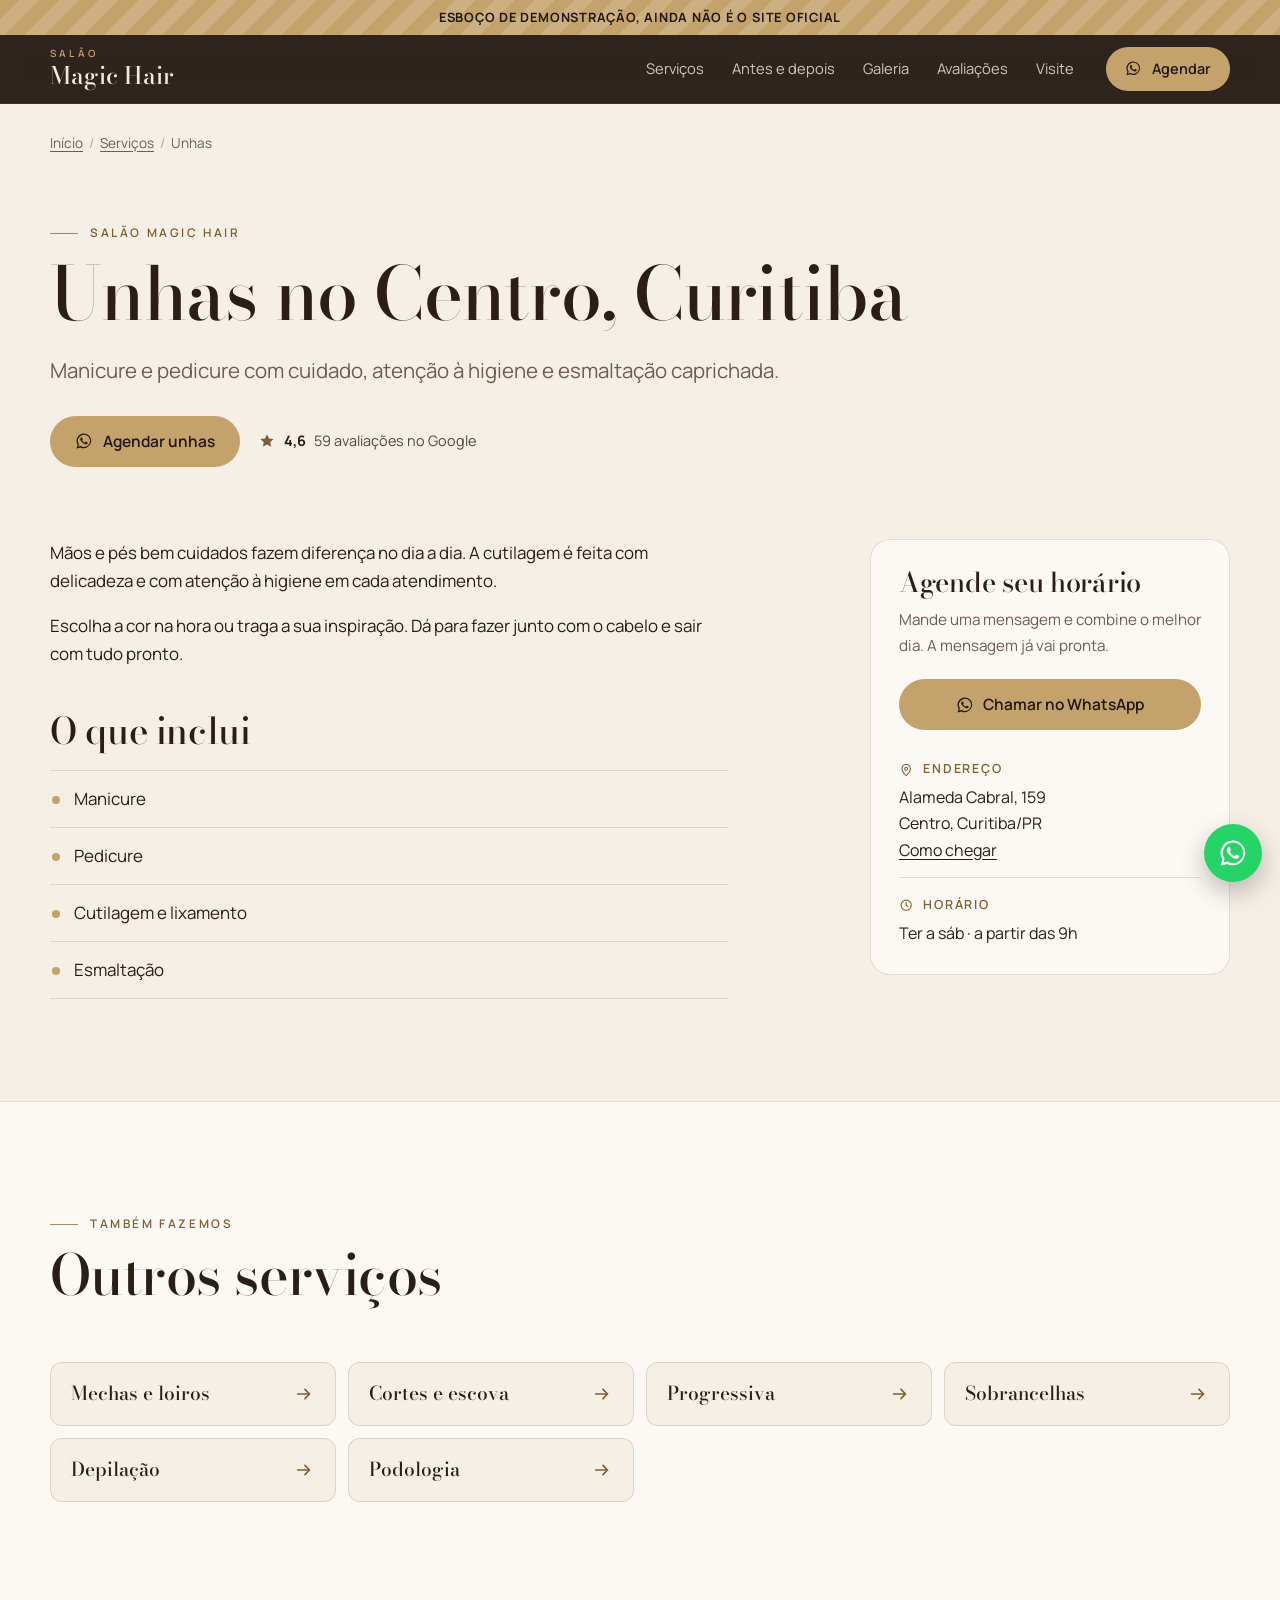
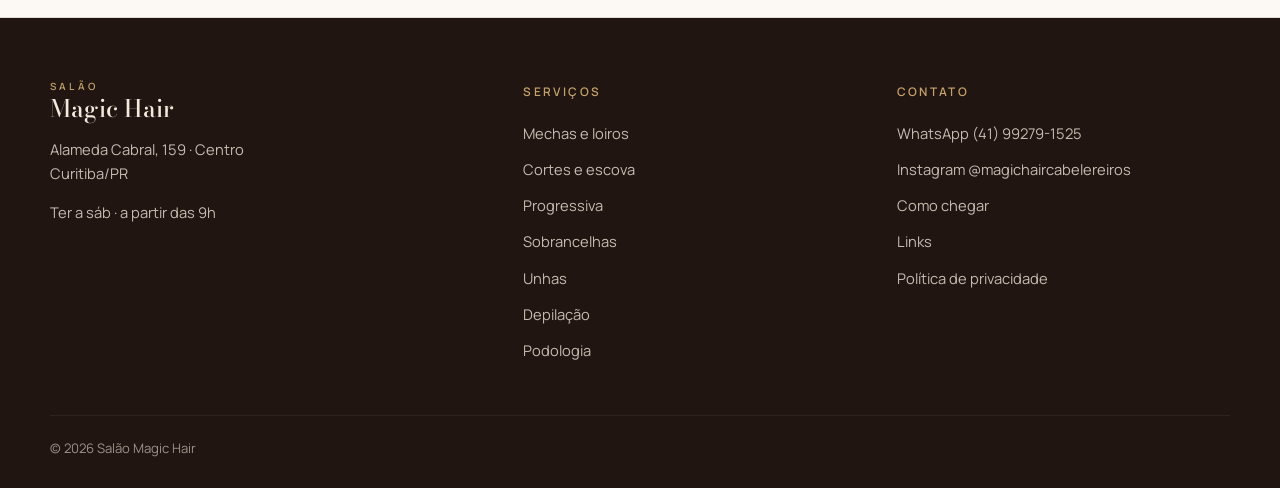
<file: servicos/unhas/index.html>
<!DOCTYPE html>
<html lang="pt-BR">
<head>
<meta charset="utf-8">
<meta name="viewport" content="width=device-width, initial-scale=1, viewport-fit=cover">
<title>Unhas no Centro, Curitiba | Salão Magic Hair</title>
<meta name="description" content="Manicure e pedicure com cuidado, atenção à higiene e esmaltação caprichada. Salão Magic Hair, Alameda Cabral, 159, Centro, Curitiba. Agende pelo WhatsApp.">
<meta name="robots" content="noindex, nofollow">
<link rel="canonical" href="https://rodolfoabenito-pixel.github.io/magic-hair/servicos/unhas/">
<meta name="theme-color" content="#231712">
<meta property="og:type" content="website">
<meta property="og:locale" content="pt_BR">
<meta property="og:site_name" content="Salão Magic Hair">
<meta property="og:title" content="Unhas no Centro, Curitiba | Salão Magic Hair">
<meta property="og:description" content="Manicure e pedicure com cuidado, atenção à higiene e esmaltação caprichada. Salão Magic Hair, Alameda Cabral, 159, Centro, Curitiba. Agende pelo WhatsApp.">
<meta property="og:url" content="https://rodolfoabenito-pixel.github.io/magic-hair/servicos/unhas/">
<meta property="og:image" content="https://rodolfoabenito-pixel.github.io/magic-hair/og-image.jpg">
<meta property="og:image:width" content="1200">
<meta property="og:image:height" content="630">
<meta name="twitter:card" content="summary_large_image">
<link rel="icon" href="../../favicon.png">
<link rel="apple-touch-icon" href="../../icon-180.png">
<link rel="preconnect" href="https://fonts.googleapis.com">
<link rel="preconnect" href="https://fonts.gstatic.com" crossorigin>
<link rel="stylesheet" href="https://fonts.googleapis.com/css2?family=Bodoni+Moda:ital,opsz,wght@0,6..96,400..700;1,6..96,400..700&amp;family=Manrope:wght@400;500;600;700&amp;display=swap">
<link rel="stylesheet" href="../../assets/site.css?v=747697f4">
<style>:root{--fundo:#F5EFE6;--superficie:#FCF9F4;--texto:#2B1D17;--suave:#6E5C52;--escuro:#231712;--escuro-2:#38261D;--claro-sobre-escuro:#F3EADD;--destaque:#C4A26B;--destaque-texto:#7D5F33;--linha:rgba(43,29,23,.13);--fonte-titulo:"Bodoni Moda",Georgia,serif;--fonte-texto:"Manrope",system-ui,sans-serif}</style>
<script type="application/ld+json">{"@context":"https://schema.org","@type":"HairSalon","name":"Salão Magic Hair","description":"Salão de beleza na Alameda Cabral, Centro de Curitiba: mechas e loiros, cortes e escova, progressiva, sobrancelhas, unhas, depilação e podologia. Agende pelo WhatsApp.","telephone":"+5541992791525","address":{"@type":"PostalAddress","streetAddress":"Alameda Cabral, 159 - Centro","addressLocality":"Curitiba","addressRegion":"PR","addressCountry":"BR"},"@id":"https://rodolfoabenito-pixel.github.io/magic-hair/#negocio","url":"https://rodolfoabenito-pixel.github.io/magic-hair/","image":"https://rodolfoabenito-pixel.github.io/magic-hair/og-image.jpg","hasMap":"https://www.google.com/maps/search/?api=1&query=Sal%C3%A3o%20Magic%20Hair%2C%20Alameda%20Cabral%2C%20159%2C%20Curitiba","sameAs":["https://www.instagram.com/magichaircabelereiros/"],"aggregateRating":{"@type":"AggregateRating","ratingValue":4.6,"reviewCount":59,"bestRating":5,"worstRating":1}}</script>
<script type="application/ld+json">{"@context":"https://schema.org","@type":"Service","name":"Unhas no Centro, Curitiba","serviceType":"Unhas","description":"Manicure e pedicure com cuidado, atenção à higiene e esmaltação caprichada.","areaServed":{"@type":"City","name":"Curitiba"},"provider":{"@id":"https://rodolfoabenito-pixel.github.io/magic-hair/#negocio"},"url":"https://rodolfoabenito-pixel.github.io/magic-hair/servicos/unhas/"}</script>
<script type="application/ld+json">{"@context":"https://schema.org","@type":"BreadcrumbList","itemListElement":[{"@type":"ListItem","position":1,"name":"Início","item":"https://rodolfoabenito-pixel.github.io/magic-hair/"},{"@type":"ListItem","position":2,"name":"Unhas","item":"https://rodolfoabenito-pixel.github.io/magic-hair/servicos/unhas/"}]}</script>
</head>
<body class="">
<a class="pular" href="#conteudo">Pular para o conteúdo</a>
<div class="faixa-demo" role="note">Esboço de demonstração, ainda não é o site oficial</div>
<header class="topo">
  <div class="wrap topo-in">
    <a class="marca" href="../../" aria-label="Salão Magic Hair, página inicial"><span class="marca-pre">Salão</span><span class="marca-nome">Magic Hair</span></a>
    <nav class="nav" aria-label="Principal">
      <button class="nav-botao" type="button" aria-expanded="false" aria-controls="nav-lista"><svg viewBox="0 0 24 24" aria-hidden="true" class="ic"><path d="M4 7h16M4 12h16M4 17h16" stroke="currentColor" stroke-width="1.8" stroke-linecap="round"/></svg><span>Menu</span></button>
      <ul id="nav-lista"><li><a href="../../#servicos">Serviços</a></li><li><a href="../../#antes-depois">Antes e depois</a></li><li><a href="../../#galeria">Galeria</a></li><li><a href="../../#avaliacoes">Avaliações</a></li><li><a href="../../#visite">Visite</a></li></ul>
    </nav>
    <a class="botao botao-ouro botao-p topo-cta" href="https://wa.me/5541992791525?text=Ol%C3%A1!%20Vi%20o%20site%20do%20Sal%C3%A3o%20Magic%20Hair%20e%20gostaria%20de%20agendar%20um%20hor%C3%A1rio." target="_blank" rel="noopener"><svg viewBox="0 0 24 24" aria-hidden="true" class="ic"><path fill="currentColor" d="M12.04 2a9.9 9.9 0 0 0-8.5 15l-1.4 5.1 5.24-1.37A9.9 9.9 0 1 0 12.04 2Zm0 18.1a8.2 8.2 0 0 1-4.18-1.15l-.3-.18-3.1.82.83-3.03-.2-.31a8.22 8.22 0 1 1 6.95 3.85Zm4.5-6.15c-.25-.12-1.46-.72-1.69-.8-.23-.08-.39-.12-.56.12-.16.25-.64.8-.78.97-.15.16-.29.18-.54.06a6.7 6.7 0 0 1-3.34-2.92c-.25-.43.25-.4.72-1.34.08-.16.04-.3-.02-.43-.06-.12-.56-1.34-.76-1.84-.2-.48-.4-.41-.56-.42h-.47a.9.9 0 0 0-.66.31 2.76 2.76 0 0 0-.86 2.06 4.8 4.8 0 0 0 1 2.55 11 11 0 0 0 4.2 3.7c1.56.68 2.18.73 2.96.62.48-.07 1.46-.6 1.67-1.18.2-.58.2-1.08.14-1.18-.06-.1-.22-.17-.47-.29Z"/></svg><span>Agendar</span></a>
  </div>
</header>
<main id="conteudo">
<section class="pagina-servico">
  <div class="wrap">
    <nav class="trilha" aria-label="Você está em">
      <ol><li><a href="../../">Início</a></li><li><a href="../../#servicos">Serviços</a></li><li aria-current="page">Unhas</li></ol>
    </nav>
    <div class="ps-cab">
      <p class="sobretitulo">Salão Magic Hair</p>
      <h1>Unhas no Centro, Curitiba</h1>
      <p class="ps-lead">Manicure e pedicure com cuidado, atenção à higiene e esmaltação caprichada.</p>
      <div class="acoes">
        <a class="botao botao-ouro" href="https://wa.me/5541992791525?text=Ol%C3%A1!%20Vi%20o%20site%20do%20Magic%20Hair%20e%20quero%20agendar%20manicure%20ou%20pedicure." target="_blank" rel="noopener"><svg viewBox="0 0 24 24" aria-hidden="true" class="ic"><path fill="currentColor" d="M12.04 2a9.9 9.9 0 0 0-8.5 15l-1.4 5.1 5.24-1.37A9.9 9.9 0 1 0 12.04 2Zm0 18.1a8.2 8.2 0 0 1-4.18-1.15l-.3-.18-3.1.82.83-3.03-.2-.31a8.22 8.22 0 1 1 6.95 3.85Zm4.5-6.15c-.25-.12-1.46-.72-1.69-.8-.23-.08-.39-.12-.56.12-.16.25-.64.8-.78.97-.15.16-.29.18-.54.06a6.7 6.7 0 0 1-3.34-2.92c-.25-.43.25-.4.72-1.34.08-.16.04-.3-.02-.43-.06-.12-.56-1.34-.76-1.84-.2-.48-.4-.41-.56-.42h-.47a.9.9 0 0 0-.66.31 2.76 2.76 0 0 0-.86 2.06 4.8 4.8 0 0 0 1 2.55 11 11 0 0 0 4.2 3.7c1.56.68 2.18.73 2.96.62.48-.07 1.46-.6 1.67-1.18.2-.58.2-1.08.14-1.18-.06-.1-.22-.17-.47-.29Z"/></svg><span>Agendar unhas</span></a>
        <a class="selo-google " href="https://www.google.com/maps/search/?api=1&amp;query=Sal%C3%A3o%20Magic%20Hair%2C%20Alameda%20Cabral%2C%20159%2C%20Curitiba" target="_blank" rel="noopener" aria-label="Nota 4,6 de 5, 59 avaliações no Google"><svg viewBox="0 0 24 24" aria-hidden="true" class="ic"><path fill="currentColor" d="m12 3 2.7 5.6 6.1.8-4.5 4.2 1.1 6.1L12 16.8l-5.4 2.9 1.1-6.1-4.5-4.2 6.1-.8L12 3Z"/></svg><b>4,6</b><span>59 avaliações no Google</span></a>
      </div>
    </div>
    <div class="ps-corpo">
      <div class="ps-texto">
        
        <p>Mãos e pés bem cuidados fazem diferença no dia a dia. A cutilagem é feita com delicadeza e com atenção à higiene em cada atendimento.</p>
        <p>Escolha a cor na hora ou traga a sua inspiração. Dá para fazer junto com o cabelo e sair com tudo pronto.</p>
        <h2>O que inclui</h2>
        <ul class="inclui"><li>Manicure</li><li>Pedicure</li><li>Cutilagem e lixamento</li><li>Esmaltação</li></ul>
        
      </div>
      <aside class="ps-lado" aria-label="Informações para agendar">
        <h2>Agende seu horário</h2>
        <p>Mande uma mensagem e combine o melhor dia. A mensagem já vai pronta.</p>
        <a class="botao botao-ouro botao-largo" href="https://wa.me/5541992791525?text=Ol%C3%A1!%20Vi%20o%20site%20do%20Magic%20Hair%20e%20quero%20agendar%20manicure%20ou%20pedicure." target="_blank" rel="noopener"><svg viewBox="0 0 24 24" aria-hidden="true" class="ic"><path fill="currentColor" d="M12.04 2a9.9 9.9 0 0 0-8.5 15l-1.4 5.1 5.24-1.37A9.9 9.9 0 1 0 12.04 2Zm0 18.1a8.2 8.2 0 0 1-4.18-1.15l-.3-.18-3.1.82.83-3.03-.2-.31a8.22 8.22 0 1 1 6.95 3.85Zm4.5-6.15c-.25-.12-1.46-.72-1.69-.8-.23-.08-.39-.12-.56.12-.16.25-.64.8-.78.97-.15.16-.29.18-.54.06a6.7 6.7 0 0 1-3.34-2.92c-.25-.43.25-.4.72-1.34.08-.16.04-.3-.02-.43-.06-.12-.56-1.34-.76-1.84-.2-.48-.4-.41-.56-.42h-.47a.9.9 0 0 0-.66.31 2.76 2.76 0 0 0-.86 2.06 4.8 4.8 0 0 0 1 2.55 11 11 0 0 0 4.2 3.7c1.56.68 2.18.73 2.96.62.48-.07 1.46-.6 1.67-1.18.2-.58.2-1.08.14-1.18-.06-.1-.22-.17-.47-.29Z"/></svg><span>Chamar no WhatsApp</span></a>
        <dl class="info info-clara">
          <div><dt><svg viewBox="0 0 24 24" aria-hidden="true" class="ic"><path d="M12 21s-7-6.2-7-11.5a7 7 0 0 1 14 0C19 14.8 12 21 12 21Z" fill="none" stroke="currentColor" stroke-width="1.8" stroke-linejoin="round"/><circle cx="12" cy="9.5" r="2.5" fill="none" stroke="currentColor" stroke-width="1.8"/></svg>Endereço</dt><dd>Alameda Cabral, 159<br>Centro, Curitiba/PR<br><a href="https://www.google.com/maps/search/?api=1&amp;query=Sal%C3%A3o%20Magic%20Hair%2C%20Alameda%20Cabral%2C%20159%2C%20Curitiba" target="_blank" rel="noopener">Como chegar</a></dd></div>
          <div><dt><svg viewBox="0 0 24 24" aria-hidden="true" class="ic"><circle cx="12" cy="12" r="8.5" fill="none" stroke="currentColor" stroke-width="1.8"/><path d="M12 7.5V12l3 2" fill="none" stroke="currentColor" stroke-width="1.8" stroke-linecap="round"/></svg>Horário</dt><dd>Ter a sáb · a partir das 9h</dd></div>
        </dl>
      </aside>
    </div>
  </div>
</section>
<section class="secao secao-alt" aria-labelledby="outros-titulo">
  <div class="wrap">
    <div class="secao-cab"><p class="sobretitulo">Também fazemos</p><h2 id="outros-titulo">Outros serviços</h2></div>
    <ul class="outros"><li><a href="../../servicos/mechas-e-loiros/"><span>Mechas e loiros</span><svg viewBox="0 0 24 24" aria-hidden="true" class="ic"><path d="M5 12h13m-5-5 5 5-5 5" fill="none" stroke="currentColor" stroke-width="1.8" stroke-linecap="round" stroke-linejoin="round"/></svg></a></li><li><a href="../../servicos/cortes-e-escova/"><span>Cortes e escova</span><svg viewBox="0 0 24 24" aria-hidden="true" class="ic"><path d="M5 12h13m-5-5 5 5-5 5" fill="none" stroke="currentColor" stroke-width="1.8" stroke-linecap="round" stroke-linejoin="round"/></svg></a></li><li><a href="../../servicos/progressiva/"><span>Progressiva</span><svg viewBox="0 0 24 24" aria-hidden="true" class="ic"><path d="M5 12h13m-5-5 5 5-5 5" fill="none" stroke="currentColor" stroke-width="1.8" stroke-linecap="round" stroke-linejoin="round"/></svg></a></li><li><a href="../../servicos/sobrancelhas/"><span>Sobrancelhas</span><svg viewBox="0 0 24 24" aria-hidden="true" class="ic"><path d="M5 12h13m-5-5 5 5-5 5" fill="none" stroke="currentColor" stroke-width="1.8" stroke-linecap="round" stroke-linejoin="round"/></svg></a></li><li><a href="../../servicos/depilacao/"><span>Depilação</span><svg viewBox="0 0 24 24" aria-hidden="true" class="ic"><path d="M5 12h13m-5-5 5 5-5 5" fill="none" stroke="currentColor" stroke-width="1.8" stroke-linecap="round" stroke-linejoin="round"/></svg></a></li><li><a href="../../servicos/podologia/"><span>Podologia</span><svg viewBox="0 0 24 24" aria-hidden="true" class="ic"><path d="M5 12h13m-5-5 5 5-5 5" fill="none" stroke="currentColor" stroke-width="1.8" stroke-linecap="round" stroke-linejoin="round"/></svg></a></li></ul>
  </div>
</section>
</main>
<footer class="rodape">
  <div class="wrap rodape-in">
    <div>
      <p class="rodape-marca"><span class="marca-pre">Salão</span><span class="marca-nome">Magic Hair</span></p>
      <p>Alameda Cabral, 159 · Centro<br>Curitiba/PR</p>
      <p>Ter a sáb · a partir das 9h</p>
    </div>
    <div>
      <p class="rodape-titulo">Serviços</p>
      <ul class="rodape-lista"><li><a href="../../servicos/mechas-e-loiros/">Mechas e loiros</a></li><li><a href="../../servicos/cortes-e-escova/">Cortes e escova</a></li><li><a href="../../servicos/progressiva/">Progressiva</a></li><li><a href="../../servicos/sobrancelhas/">Sobrancelhas</a></li><li><a href="../../servicos/unhas/">Unhas</a></li><li><a href="../../servicos/depilacao/">Depilação</a></li><li><a href="../../servicos/podologia/">Podologia</a></li></ul>
    </div>
    <div>
      <p class="rodape-titulo">Contato</p>
      <ul class="rodape-lista">
        <li><a href="https://wa.me/5541992791525?text=Ol%C3%A1!%20Vi%20o%20site%20do%20Sal%C3%A3o%20Magic%20Hair%20e%20gostaria%20de%20agendar%20um%20hor%C3%A1rio." target="_blank" rel="noopener">WhatsApp (41) 99279-1525</a></li>
        <li><a href="https://www.instagram.com/magichaircabelereiros/" target="_blank" rel="noopener">Instagram @magichaircabelereiros</a></li>
        <li><a href="https://www.google.com/maps/search/?api=1&amp;query=Sal%C3%A3o%20Magic%20Hair%2C%20Alameda%20Cabral%2C%20159%2C%20Curitiba" target="_blank" rel="noopener">Como chegar</a></li>
        <li><a href="../../links/">Links</a></li>
        <li><a href="../../privacidade/">Política de privacidade</a></li>
      </ul>
    </div>
  </div>
  <div class="wrap rodape-base">
    <p>© 2026 Salão Magic Hair</p>
    
  </div>
</footer>
<a class="wa-flutuante" href="https://wa.me/5541992791525?text=Ol%C3%A1!%20Vi%20o%20site%20do%20Magic%20Hair%20e%20quero%20agendar%20manicure%20ou%20pedicure." target="_blank" rel="noopener" aria-label="Agendar pelo WhatsApp"><svg viewBox="0 0 24 24" aria-hidden="true" class="ic"><path fill="currentColor" d="M12.04 2a9.9 9.9 0 0 0-8.5 15l-1.4 5.1 5.24-1.37A9.9 9.9 0 1 0 12.04 2Zm0 18.1a8.2 8.2 0 0 1-4.18-1.15l-.3-.18-3.1.82.83-3.03-.2-.31a8.22 8.22 0 1 1 6.95 3.85Zm4.5-6.15c-.25-.12-1.46-.72-1.69-.8-.23-.08-.39-.12-.56.12-.16.25-.64.8-.78.97-.15.16-.29.18-.54.06a6.7 6.7 0 0 1-3.34-2.92c-.25-.43.25-.4.72-1.34.08-.16.04-.3-.02-.43-.06-.12-.56-1.34-.76-1.84-.2-.48-.4-.41-.56-.42h-.47a.9.9 0 0 0-.66.31 2.76 2.76 0 0 0-.86 2.06 4.8 4.8 0 0 0 1 2.55 11 11 0 0 0 4.2 3.7c1.56.68 2.18.73 2.96.62.48-.07 1.46-.6 1.67-1.18.2-.58.2-1.08.14-1.18-.06-.1-.22-.17-.47-.29Z"/></svg></a>
<script src="../../assets/site.js?v=747697f4" defer></script>
</body>
</html>
</file>
<file: assets/site.css>
/* =========================================================
   Template de site para negócios locais · estilos base
   As cores e fontes vêm do CONFIG (site.config.js) e sobrescrevem
   as variáveis abaixo. Não precisa mexer aqui para um cliente novo.
   ========================================================= */
:root{
  --fundo:#F6F1EA; --superficie:#FFFDF9; --texto:#2A1C16; --suave:#6B5A50;
  --escuro:#241813; --escuro-2:#33231C; --claro-sobre-escuro:#F3EBDF;
  --destaque:#C2A06A; --destaque-texto:#8A6A3B; --linha:rgba(42,28,22,.13);
  --fonte-titulo:Georgia,serif; --fonte-texto:system-ui,sans-serif;
  --raio:14px; --ease:cubic-bezier(.23,1,.32,1);
  --largura:1180px;
}
*,*::before,*::after{box-sizing:border-box}
html{scroll-behavior:smooth;scroll-padding-top:84px;-webkit-text-size-adjust:100%}
body{margin:0;background:var(--fundo);color:var(--texto);font:400 1rem/1.65 var(--fonte-texto);-webkit-font-smoothing:antialiased;text-rendering:optimizeLegibility}
img,svg{display:block;max-width:100%}
img{height:auto}
a{color:inherit}
button{font:inherit;color:inherit}
h1,h2,h3{font-family:var(--fonte-titulo);font-weight:500;line-height:1.08;margin:0;letter-spacing:-.01em;text-wrap:balance}
p{margin:0 0 1em}
ul,ol{margin:0;padding:0}
.ic{width:1.15em;height:1.15em;flex:none}
.wrap{width:min(var(--largura),100% - 48px);margin-inline:auto}
.estreito{max-width:760px}
@media (max-width:600px){.wrap{width:calc(100% - 32px)}}

/* foco visível em tudo que é interativo */
:focus-visible{outline:2px solid var(--destaque);outline-offset:3px;border-radius:6px}
.secao :focus-visible,.pagina-servico :focus-visible,.pagina-texto :focus-visible{outline-color:var(--destaque-texto)}

.pular{position:absolute;left:12px;top:-60px;z-index:100;background:var(--destaque);color:var(--escuro);padding:10px 16px;border-radius:8px;font-weight:700;text-decoration:none}
.pular:focus{top:12px}

.faixa-demo{background:repeating-linear-gradient(135deg,var(--destaque) 0 14px,color-mix(in srgb,var(--destaque) 85%,#fff) 14px 28px);color:var(--escuro);text-align:center;font:700 .8rem/1.3 var(--fonte-texto);letter-spacing:.06em;text-transform:uppercase;padding:9px 16px}

.sobretitulo{font:600 .74rem/1.2 var(--fonte-texto);letter-spacing:.22em;text-transform:uppercase;color:var(--destaque-texto);margin-bottom:14px;display:flex;align-items:center;gap:12px}
.sobretitulo::before{content:"";width:28px;height:1px;background:currentColor;opacity:.7}

/* ---------- botões ---------- */
.botao{display:inline-flex;align-items:center;justify-content:center;gap:10px;min-height:50px;padding:12px 24px;border-radius:999px;font-weight:600;font-size:.97rem;text-decoration:none;border:1px solid transparent;background:transparent;cursor:pointer;transition:transform .25s var(--ease),background-color .25s,color .25s,border-color .25s;white-space:nowrap}
.botao:active{transform:scale(.97)}
.botao-p{min-height:44px;padding:9px 18px;font-size:.9rem}
.botao-largo{width:100%}
.botao-ouro{background:var(--destaque);color:var(--escuro)}
.botao-ouro:hover{background:color-mix(in srgb,var(--destaque) 82%,#fff)}
.botao-linha{border-color:color-mix(in srgb,var(--claro-sobre-escuro) 45%,transparent);color:var(--claro-sobre-escuro)}
.botao-linha:hover{border-color:var(--destaque);color:var(--destaque)}
.botao-linha-escura{border-color:var(--linha);color:var(--texto);background:var(--superficie)}
.botao-linha-escura:hover{border-color:var(--destaque-texto);color:var(--destaque-texto)}
.botao-icone{display:inline-grid;place-items:center;width:46px;height:46px;border-radius:50%;border:1px solid var(--linha);color:var(--destaque-texto);background:var(--superficie);position:relative;z-index:2;transition:background-color .2s,color .2s}
.botao-icone:hover{background:var(--escuro);color:var(--destaque)}
.acoes{display:flex;flex-wrap:wrap;gap:12px;align-items:center}
@media (max-width:420px){.acoes .botao{flex:1 1 100%}}

/* ---------- cabeçalho ---------- */
.topo{position:sticky;top:0;z-index:40;background:color-mix(in srgb,var(--escuro) 94%,transparent);backdrop-filter:blur(10px);-webkit-backdrop-filter:blur(10px);color:var(--claro-sobre-escuro);border-bottom:1px solid rgba(255,255,255,.07)}
.topo-in{display:flex;align-items:center;gap:20px;min-height:68px}
.marca{display:flex;flex-direction:column;text-decoration:none;line-height:1;margin-right:auto}
.marca-pre{font:600 .62rem/1 var(--fonte-texto);letter-spacing:.32em;text-transform:uppercase;color:var(--destaque);margin-bottom:5px}
.marca-pre:empty{display:none}
.marca-nome{font:500 1.5rem/1 var(--fonte-titulo);letter-spacing:.01em}
.nav ul{display:flex;gap:4px;list-style:none}
.nav a{display:block;padding:10px 12px;border-radius:8px;text-decoration:none;font-size:.92rem;color:color-mix(in srgb,var(--claro-sobre-escuro) 82%,transparent);transition:color .2s}
.nav a:hover{color:var(--destaque)}
.nav-botao{display:none}
@media (max-width:900px){
  .nav{order:3}
  .nav-botao{display:inline-flex;align-items:center;gap:8px;min-height:44px;padding:8px 12px;border:1px solid rgba(255,255,255,.18);border-radius:999px;background:none;cursor:pointer;font-size:.88rem}
  .nav ul{display:none;position:absolute;left:0;right:0;top:100%;flex-direction:column;background:var(--escuro);padding:8px 16px 18px;border-bottom:1px solid rgba(255,255,255,.08)}
  .nav.aberto ul{display:flex}
  .nav a{padding:14px 8px;font-size:1.02rem;border-bottom:1px solid rgba(255,255,255,.06)}
  .topo-in{gap:10px}
}
@media (max-width:420px){.topo-cta span{display:none}.topo-cta{width:44px;padding:0}.marca-nome{font-size:1.3rem}}

/* ---------- hero ---------- */
.hero{background:radial-gradient(120% 90% at 85% 10%,var(--escuro-2) 0,var(--escuro) 60%);color:var(--claro-sobre-escuro);padding:clamp(48px,8vw,104px) 0 clamp(56px,8vw,110px);overflow:hidden}
.hero-in{display:grid;grid-template-columns:1.15fr .85fr;gap:clamp(32px,6vw,80px);align-items:center}
.hero .sobretitulo{color:var(--destaque)}
.hero h1{font-size:clamp(2.55rem,6.4vw,5.4rem);line-height:1.02;margin-bottom:24px}
.hero h1 em{display:block;font-style:italic;color:var(--destaque)}
.hero-lead{font-size:clamp(1.02rem,1.4vw,1.15rem);max-width:34em;color:color-mix(in srgb,var(--claro-sobre-escuro) 80%,transparent);margin-bottom:32px}
.hero .acoes{margin-bottom:28px}
@media (max-width:900px){.hero-in{grid-template-columns:1fr}}

.selo-google{display:inline-flex;align-items:center;gap:8px;text-decoration:none;font-size:.9rem;margin:0}
.selo-google .ic{color:var(--destaque);width:18px;height:18px}
.selo-google b{font-weight:700}
.selo-google span{opacity:.8}
.selo-google:hover span{text-decoration:underline}
.selo-escuro{color:var(--claro-sobre-escuro)}

/* cartela de tons: mechas como numa cartela de coloração */
.cartela{margin:0;background:linear-gradient(180deg,color-mix(in srgb,var(--claro-sobre-escuro) 98%,#fff),var(--claro-sobre-escuro));color:var(--texto);border-radius:22px;padding:22px 22px 20px;box-shadow:0 30px 70px rgba(0,0,0,.35),0 0 0 1px rgba(255,255,255,.4) inset;transform:rotate(2deg);max-width:440px;justify-self:end;width:100%}
.cartela-cab{display:flex;justify-content:space-between;align-items:baseline;gap:12px;border-bottom:1px solid var(--linha);padding-bottom:12px;margin-bottom:18px}
.cartela-titulo{font:600 .68rem/1 var(--fonte-texto);letter-spacing:.24em;text-transform:uppercase;color:var(--destaque-texto)}
.cartela-marca{font:italic 500 1.05rem/1 var(--fonte-titulo)}
.cartela-mechas{display:grid;grid-template-columns:repeat(auto-fit,minmax(0,1fr));grid-auto-flow:column;gap:10px}
.mecha{appearance:none;border:0;background:none;padding:0;cursor:pointer;display:flex;flex-direction:column;align-items:center;gap:10px;min-width:0}
.mecha-fio{position:relative;display:block;width:100%;height:clamp(150px,22vw,210px);border-radius:4px 4px 46% 46%/4px 4px 14% 14%;
  background:
    repeating-linear-gradient(90deg,rgba(255,255,255,.10) 0 1px,transparent 1px 4px),
    linear-gradient(90deg,rgba(0,0,0,.18),transparent 30%,rgba(255,255,255,.16) 55%,transparent 75%,rgba(0,0,0,.14)),
    linear-gradient(180deg,color-mix(in srgb,var(--c) 85%,#000) 0,var(--c) 30%,color-mix(in srgb,var(--c) 78%,#fff) 100%);
  box-shadow:0 8px 16px rgba(42,28,22,.16);transition:transform .45s var(--ease),box-shadow .45s var(--ease)}
.mecha-fio::before{content:"";position:absolute;left:-3px;right:-3px;top:10px;height:9px;border-radius:3px;background:linear-gradient(180deg,color-mix(in srgb,var(--destaque) 70%,#fff),var(--destaque-texto));box-shadow:0 2px 3px rgba(0,0,0,.2)}
.mecha-cod{font:500 .95rem/1 var(--fonte-titulo);color:var(--suave)}
.mecha:hover .mecha-fio,.mecha[aria-checked="true"] .mecha-fio{transform:translateY(-8px);box-shadow:0 16px 24px rgba(42,28,22,.22)}
.mecha[aria-checked="true"] .mecha-cod{color:var(--texto);font-weight:700}
.cartela-leg{margin-top:16px;padding-top:12px;border-top:1px solid var(--linha);display:flex;gap:10px;align-items:baseline;font-size:.95rem}
.cartela-leg b{font:600 1.15rem/1 var(--fonte-titulo)}
@media (max-width:900px){.cartela{justify-self:start;transform:rotate(-1.2deg);max-width:520px}}
@media (max-width:420px){.cartela{padding:18px 16px 16px}.cartela-mechas{gap:7px}.mecha-cod{font-size:.8rem}}

/* ---------- seções ---------- */
.secao{padding:clamp(64px,9vw,120px) 0}
.secao-alt{background:var(--superficie);border-block:1px solid var(--linha)}
.secao-escura{background:var(--escuro);color:var(--claro-sobre-escuro)}
.secao-escura .sobretitulo{color:var(--destaque)}
.secao-cab{max-width:640px;margin-bottom:clamp(36px,5vw,56px)}
.secao-cab h2{font-size:clamp(2.1rem,4.6vw,3.5rem);margin-bottom:14px}
.secao-cab p:last-child{color:var(--suave);margin:0}

/* lista de serviços */
.servicos{list-style:none;border-top:1px solid var(--linha)}
.servico{position:relative;display:grid;grid-template-columns:72px 1fr auto;gap:20px;align-items:center;padding:26px 8px;border-bottom:1px solid var(--linha);transition:background-color .3s}
.servico:hover{background:var(--superficie)}
.servico-num{font:italic 400 1.6rem/1 var(--fonte-titulo);color:var(--destaque-texto)}
.servico h3{font-size:clamp(1.45rem,2.6vw,2rem);margin-bottom:6px}
.servico h3 a{text-decoration:none}
.esticado::after{content:"";position:absolute;inset:0;z-index:1}
.servico p{margin:0;color:var(--suave);max-width:46em}
.servico-acoes{display:flex;align-items:center;gap:16px}
.servico-mais{display:inline-flex;align-items:center;gap:6px;font-size:.88rem;font-weight:600;color:var(--destaque-texto)}
.servico-mais .ic{transition:transform .3s var(--ease)}
.servico:hover .servico-mais .ic{transform:translateX(4px)}
.servico:has(.esticado:focus-visible){outline:2px solid var(--destaque-texto);outline-offset:-2px;border-radius:8px}
.servico .esticado:focus-visible{outline:none}
@media (max-width:640px){
  .servico{grid-template-columns:40px 1fr;gap:6px 14px;padding:22px 4px}
  .servico-num{font-size:1.2rem;align-self:start;padding-top:6px}
  .servico-acoes{grid-column:2;justify-content:space-between;margin-top:10px}
}

/* antes e depois */
.ad-grade{display:grid;grid-template-columns:repeat(auto-fit,minmax(min(100%,420px),1fr));gap:28px}
.ad{margin:0}
.ad-quadro{position:relative;aspect-ratio:3/4;border-radius:var(--raio);overflow:hidden;background:var(--escuro);touch-action:pan-y;user-select:none;-webkit-user-select:none;cursor:ew-resize}
.ad-quadro img,.marcador{position:absolute;inset:0;width:100%;height:100%;object-fit:cover}
.ad-antes{position:absolute;inset:0;clip-path:inset(0 calc(100% - var(--pos)) 0 0)}
.ad-depois{position:absolute;inset:0}
.ad-rotulo{position:absolute;top:14px;z-index:2;font:600 .7rem/1 var(--fonte-texto);letter-spacing:.2em;text-transform:uppercase;padding:8px 12px;border-radius:999px;background:rgba(20,12,9,.55);color:#fff;backdrop-filter:blur(6px);pointer-events:none}
.ad-rotulo-antes{left:14px}.ad-rotulo-depois{right:14px}
.ad-linha{position:absolute;top:0;bottom:0;left:var(--pos);width:44px;margin-left:-22px;z-index:3;display:grid;place-items:center;cursor:ew-resize}
.ad-linha::before{content:"";position:absolute;top:0;bottom:0;left:50%;width:2px;margin-left:-1px;background:var(--claro-sobre-escuro);box-shadow:0 0 10px rgba(0,0,0,.35)}
.ad-pega{position:relative;width:44px;height:44px;border-radius:50%;background:var(--claro-sobre-escuro);box-shadow:0 6px 18px rgba(0,0,0,.3);display:grid;place-items:center}
.ad-pega::after{content:"";width:22px;height:12px;background:var(--escuro);
  clip-path:polygon(0 50%,35% 0,35% 100%,0 50%,100% 50%,65% 0,65% 100%,100% 50%)}
.ad-linha:focus-visible{outline:none}
.ad-linha:focus-visible .ad-pega{outline:3px solid var(--destaque);outline-offset:3px}
.ad figcaption{margin-top:14px;font:italic 400 1.15rem/1.3 var(--fonte-titulo)}
.marcador{display:grid;place-items:center;color:rgba(255,255,255,.85)}
.marcador span{display:flex;flex-direction:column;align-items:center;gap:10px;font:600 .74rem/1.3 var(--fonte-texto);letter-spacing:.14em;text-transform:uppercase;text-align:center;padding:0 24px}
.marcador .ic{width:34px;height:34px;opacity:.8}
.marcador-antes{background:
  repeating-linear-gradient(100deg,rgba(255,255,255,.035) 0 2px,transparent 2px 9px),
  radial-gradient(90% 70% at 30% 30%,#6A5146,#3A2A23 70%)}
.marcador-depois{background:
  repeating-linear-gradient(100deg,rgba(255,255,255,.07) 0 2px,transparent 2px 9px),
  radial-gradient(90% 70% at 70% 30%,#E9D3A6,#B58C55 55%,#7A5631)}
.marcador span{position:absolute;top:50%;width:46%;padding:0 8px;transform:translate(-50%,-50%);font-size:.66rem}
.marcador-antes span{left:25%}
.marcador-depois span{left:75%;color:#2A1C16}

/* galeria */
.galeria{display:grid;grid-template-columns:repeat(4,1fr);grid-auto-rows:220px;gap:14px}
.foto{margin:0;position:relative;border-radius:var(--raio);overflow:hidden;background:var(--superficie);border:1px solid var(--linha)}
.foto.grande{grid-column:span 2;grid-row:span 2}
.foto.larga{grid-column:span 2}
.foto.alta{grid-row:span 2}
.foto-botao{all:unset;display:block;width:100%;height:100%;cursor:zoom-in}
.foto-botao:focus-visible{outline:3px solid var(--destaque-texto);outline-offset:-3px}
.foto img{width:100%;height:100%;object-fit:cover;transition:transform .8s var(--ease)}
.foto-botao:hover img{transform:scale(1.04)}
.foto figcaption{position:absolute;left:12px;bottom:12px;z-index:1;font-size:.82rem;font-weight:600;padding:6px 12px;border-radius:999px;background:rgba(255,253,249,.92);color:var(--texto);pointer-events:none}
.foto-vazia{height:100%;display:flex;flex-direction:column;align-items:center;justify-content:center;gap:8px;color:var(--destaque-texto);background:
  repeating-linear-gradient(135deg,transparent 0 12px,color-mix(in srgb,var(--destaque) 10%,transparent) 12px 13px),
  linear-gradient(160deg,var(--superficie),color-mix(in srgb,var(--destaque) 16%,var(--fundo)))}
.foto-vazia .ic{width:30px;height:30px;opacity:.7}
.foto-vazia span{font-size:.72rem;letter-spacing:.16em;text-transform:uppercase;font-weight:600;opacity:.8}
@media (max-width:900px){.galeria{grid-template-columns:repeat(2,1fr);grid-auto-rows:180px}}
@media (max-width:480px){.galeria{grid-auto-rows:150px;gap:10px}.foto.grande{grid-row:span 2}}

/* lightbox */
.lightbox{position:fixed;inset:0;z-index:90;background:rgba(16,10,8,.92);display:grid;place-items:center;padding:24px;opacity:0;visibility:hidden;transition:opacity .3s,visibility .3s}
.lightbox.aberto{opacity:1;visibility:visible;transition:opacity .3s,visibility 0s}
.lightbox figure{margin:0;max-width:min(1100px,100%)}
.lightbox img{max-width:100%;max-height:80vh;width:auto;margin:auto;border-radius:10px}
.lightbox figcaption{color:var(--claro-sobre-escuro);text-align:center;margin-top:12px}
.lb-botao{position:absolute;width:48px;height:48px;border-radius:50%;border:0;background:var(--claro-sobre-escuro);color:var(--escuro);font-size:1.5rem;line-height:1;cursor:pointer;display:grid;place-items:center}
.lb-fechar{top:16px;right:16px}
.lb-ant{left:16px;top:50%;margin-top:-24px}
.lb-prox{right:16px;top:50%;margin-top:-24px}
@media (max-width:600px){.lb-ant,.lb-prox{top:auto;bottom:16px;margin:0}}

/* avaliações */
.av-in{display:grid;grid-template-columns:.8fr 1.2fr;gap:clamp(32px,6vw,80px);align-items:start}
.av-resumo h2{font-size:clamp(2.1rem,4.6vw,3.5rem);margin-bottom:22px}
.av-nota{display:grid;grid-template-columns:auto 1fr;column-gap:16px;align-items:center;margin-bottom:24px}
.av-numero{grid-row:span 2;font:400 clamp(3.6rem,7vw,5rem)/.9 var(--fonte-titulo)}
.estrelas{color:var(--destaque);font-size:1.2rem;letter-spacing:.12em}
.estrelas-vazias{color:var(--linha)}
.av-total{color:var(--suave);font-size:.92rem}
.av-lista{display:grid;grid-template-columns:repeat(auto-fit,minmax(min(100%,260px),1fr));gap:16px}
.av{margin:0;background:var(--fundo);border:1px solid var(--linha);border-radius:var(--raio);padding:26px 24px 22px;position:relative}
.av p{font:400 1.18rem/1.45 var(--fonte-titulo);margin-bottom:16px}
.av footer{font-size:.88rem;color:var(--suave)}
.av footer b{color:var(--texto)}
.av-exemplo{border-style:dashed;background:transparent}
.av-exemplo p{color:var(--suave)}
.av-aviso{display:inline-block;font-size:.66rem;letter-spacing:.14em;text-transform:uppercase;font-weight:700;color:var(--destaque-texto);margin-bottom:10px}
@media (max-width:900px){.av-in{grid-template-columns:1fr}}

/* visite */
.visite-in{display:grid;grid-template-columns:1fr 1fr;gap:clamp(32px,6vw,72px);align-items:stretch}
.visite-info h2{font-size:clamp(2.1rem,4.6vw,3.5rem);margin-bottom:28px}
.info{margin:0 0 30px;display:grid;gap:20px}
.info div{display:grid;grid-template-columns:130px 1fr;gap:12px;padding-bottom:18px;border-bottom:1px solid rgba(255,255,255,.1)}
.info dt{display:flex;align-items:center;gap:10px;font-size:.78rem;letter-spacing:.14em;text-transform:uppercase;font-weight:600;color:var(--destaque);align-self:start;padding-top:3px}
.info dd{margin:0}
.info a{text-underline-offset:3px}
.info a:hover{color:var(--destaque)}
.horarios{list-style:none;display:grid;gap:4px}
.horarios li{display:flex;justify-content:space-between;gap:16px;flex-wrap:wrap}
.horarios li span:last-child{opacity:.78}
.info-clara div{border-color:var(--linha)}
.info-clara dt{color:var(--destaque-texto)}
@media (max-width:900px){.visite-in{grid-template-columns:1fr}}
@media (max-width:480px){.info div{grid-template-columns:1fr;gap:6px}}
.mapa{position:relative;min-height:380px;border-radius:var(--raio);overflow:hidden;background:
  linear-gradient(rgba(255,255,255,.04) 1px,transparent 1px) 0 0/34px 34px,
  linear-gradient(90deg,rgba(255,255,255,.04) 1px,transparent 1px) 0 0/34px 34px,
  var(--escuro-2);border:1px solid rgba(255,255,255,.08)}
.mapa iframe{position:absolute;inset:0;width:100%;height:100%;border:0}
.mapa-capa{position:absolute;inset:0;display:flex;flex-direction:column;align-items:center;justify-content:center;gap:14px;text-align:center;padding:24px}
.mapa-capa>.ic{width:42px;height:42px;color:var(--destaque)}
.mapa-capa p{margin:0}
.mapa-capa small{opacity:.6;font-size:.78rem}

/* rodapé */
.rodape{background:color-mix(in srgb,var(--escuro) 92%,#000);color:color-mix(in srgb,var(--claro-sobre-escuro) 78%,transparent);font-size:.92rem;padding:64px 0 28px}
.rodape-in{display:grid;grid-template-columns:1.3fr 1fr 1fr;gap:40px}
.rodape-marca{display:flex;flex-direction:column;color:var(--claro-sobre-escuro);margin-bottom:16px}
.rodape-titulo{font-size:.74rem;letter-spacing:.2em;text-transform:uppercase;font-weight:600;color:var(--destaque);margin-bottom:14px}
.rodape-lista{list-style:none;display:grid;gap:2px}
.rodape-lista a{display:inline-block;padding:5px 0;text-decoration:none}
.rodape-lista a:hover{color:var(--destaque);text-decoration:underline}
.rodape-base{display:flex;flex-wrap:wrap;justify-content:space-between;gap:12px;margin-top:48px;padding-top:22px;border-top:1px solid rgba(255,255,255,.08);font-size:.82rem;opacity:.75}
.rodape-base p{margin:0}
@media (max-width:760px){.rodape-in{grid-template-columns:1fr;gap:28px}}

/* botão flutuante do WhatsApp */
.wa-flutuante{position:fixed;right:18px;bottom:calc(18px + env(safe-area-inset-bottom));z-index:60;width:58px;height:58px;border-radius:50%;display:grid;place-items:center;background:#25D366;color:#fff;box-shadow:0 10px 26px rgba(0,0,0,.25);transition:transform .3s var(--ease)}
.wa-flutuante .ic{width:30px;height:30px}
.wa-flutuante:hover{transform:scale(1.06)}
.wa-flutuante:focus-visible{outline:3px solid var(--escuro);outline-offset:3px}

/* ---------- página de serviço ---------- */
.pagina-servico{padding:28px 0 clamp(64px,8vw,110px)}
.trilha ol{list-style:none;display:flex;flex-wrap:wrap;gap:6px;font-size:.85rem;color:var(--suave);margin-bottom:clamp(36px,6vw,72px)}
.trilha li+li::before{content:"/";margin-right:6px;opacity:.5}
.trilha a{text-underline-offset:3px}
.ps-cab{max-width:860px;margin-bottom:clamp(40px,6vw,72px)}
.ps-cab h1{font-size:clamp(2.4rem,6vw,4.6rem);margin-bottom:20px}
.ps-lead{font-size:clamp(1.08rem,1.6vw,1.28rem);color:var(--suave);max-width:40em;margin-bottom:28px}
.ps-cab .selo-google{color:var(--texto);margin-left:6px}
.ps-cab .selo-google .ic{color:var(--destaque-texto)}
.ps-corpo{display:grid;grid-template-columns:1fr 360px;gap:clamp(32px,6vw,80px);align-items:start}
.ps-texto{font-size:1.06rem;max-width:40em}
.ps-texto h2{font-size:clamp(1.7rem,3vw,2.3rem);margin:44px 0 18px}
.ps-foto{margin:0 0 32px;border-radius:var(--raio);overflow:hidden}
.inclui{list-style:none;display:grid;gap:0;border-top:1px solid var(--linha)}
.inclui li{display:flex;gap:14px;padding:14px 2px;border-bottom:1px solid var(--linha)}
.inclui li::before{content:"";flex:none;width:8px;height:8px;margin-top:.65em;border-radius:50%;background:var(--destaque)}
.ps-obs{margin-top:24px;font-size:.92rem;color:var(--suave)}
.ps-lado{position:sticky;top:96px;background:var(--superficie);border:1px solid var(--linha);border-radius:20px;padding:28px}
.ps-lado h2{font-size:1.7rem;margin-bottom:10px}
.ps-lado>p{color:var(--suave);font-size:.95rem}
.ps-lado .botao{margin:6px 0 26px}
.ps-lado .info{margin:0;gap:14px}
.ps-lado .info div{grid-template-columns:1fr;gap:4px;padding-bottom:14px}
.ps-lado .info div:last-child{border:0;padding:0}
@media (max-width:900px){.ps-corpo{grid-template-columns:1fr}.ps-lado{position:static}}
.outros{list-style:none;display:grid;grid-template-columns:repeat(auto-fill,minmax(min(100%,250px),1fr));gap:12px}
.outros a{display:flex;align-items:center;justify-content:space-between;gap:12px;min-height:64px;padding:16px 20px;border:1px solid var(--linha);border-radius:12px;background:var(--fundo);text-decoration:none;font:500 1.2rem/1.2 var(--fonte-titulo);transition:border-color .2s,color .2s}
.outros a:hover{border-color:var(--destaque-texto);color:var(--destaque-texto)}
.outros .ic{color:var(--destaque-texto)}

/* páginas de texto (privacidade, 404) */
.pagina-texto{padding:clamp(48px,8vw,100px) 0}
.pagina-texto h1{font-size:clamp(2.3rem,5.5vw,3.8rem);margin-bottom:12px}
.pagina-texto h2{font-size:1.6rem;margin:40px 0 12px}
.pagina-texto ul{padding-left:1.2em;display:grid;gap:10px}
.pagina-texto a{color:var(--destaque-texto);text-underline-offset:3px}
.suave{color:var(--suave)}

/* ---------- página de links (bio) ---------- */
.pagina-links{background:radial-gradient(120% 60% at 50% 0,var(--escuro-2),var(--escuro) 70%) fixed;color:var(--claro-sobre-escuro);min-height:100vh}
.links{padding:40px 16px calc(40px + env(safe-area-inset-bottom))}
.links-in{max-width:460px;margin:0 auto}
.links-cab{text-align:center;margin-bottom:26px}
.monograma{width:88px;height:88px;margin:0 auto 18px;border-radius:50%;display:grid;place-items:center;font:italic 500 2.2rem/1 var(--fonte-titulo);color:var(--escuro);background:linear-gradient(145deg,color-mix(in srgb,var(--destaque) 55%,#fff),var(--destaque));box-shadow:0 0 0 6px rgba(255,255,255,.06),0 12px 30px rgba(0,0,0,.35)}
.links-cab h1{font-size:2.1rem;margin-bottom:8px}
.links-cab p{margin:0 0 6px;color:color-mix(in srgb,var(--claro-sobre-escuro) 78%,transparent);font-size:.95rem}
.links-local,.links-nota{display:flex;align-items:center;justify-content:center;gap:6px;font-size:.85rem!important}
.links-local .ic,.links-nota .ic{color:var(--destaque);width:16px;height:16px}
.links-sub{font:600 .7rem/1 var(--fonte-texto);letter-spacing:.24em;text-transform:uppercase;color:var(--destaque);text-align:center;margin:28px 0 12px}
.links-lista{list-style:none;display:grid;gap:10px}
.lk{display:flex;align-items:center;gap:14px;min-height:56px;padding:14px 20px;border-radius:14px;border:1px solid rgba(255,255,255,.14);background:rgba(255,255,255,.04);text-decoration:none;font-weight:600;transition:background-color .2s,border-color .2s,transform .2s var(--ease)}
.lk span{flex:1}
.lk .ic{color:var(--destaque)}
.lk:hover{background:rgba(255,255,255,.08);border-color:var(--destaque)}
.lk:active{transform:scale(.98)}
.lk-principal{background:var(--destaque);color:var(--escuro);border-color:transparent;justify-content:center;font-size:1.05rem;min-height:62px}
.lk-principal span{flex:none}
.lk-principal .ic{color:var(--escuro)}
.lk-principal:hover{background:color-mix(in srgb,var(--destaque) 85%,#fff);border-color:transparent}
.links-rodape{text-align:center;font-size:.8rem;opacity:.6;margin-top:36px}
.links-rodape a{display:inline-block;padding:6px}

/* ---------- movimento reduzido ---------- */
@media (prefers-reduced-motion:reduce){
  html{scroll-behavior:auto}
  *,*::before,*::after{animation:none!important;transition-duration:.01ms!important}
}
</file>
